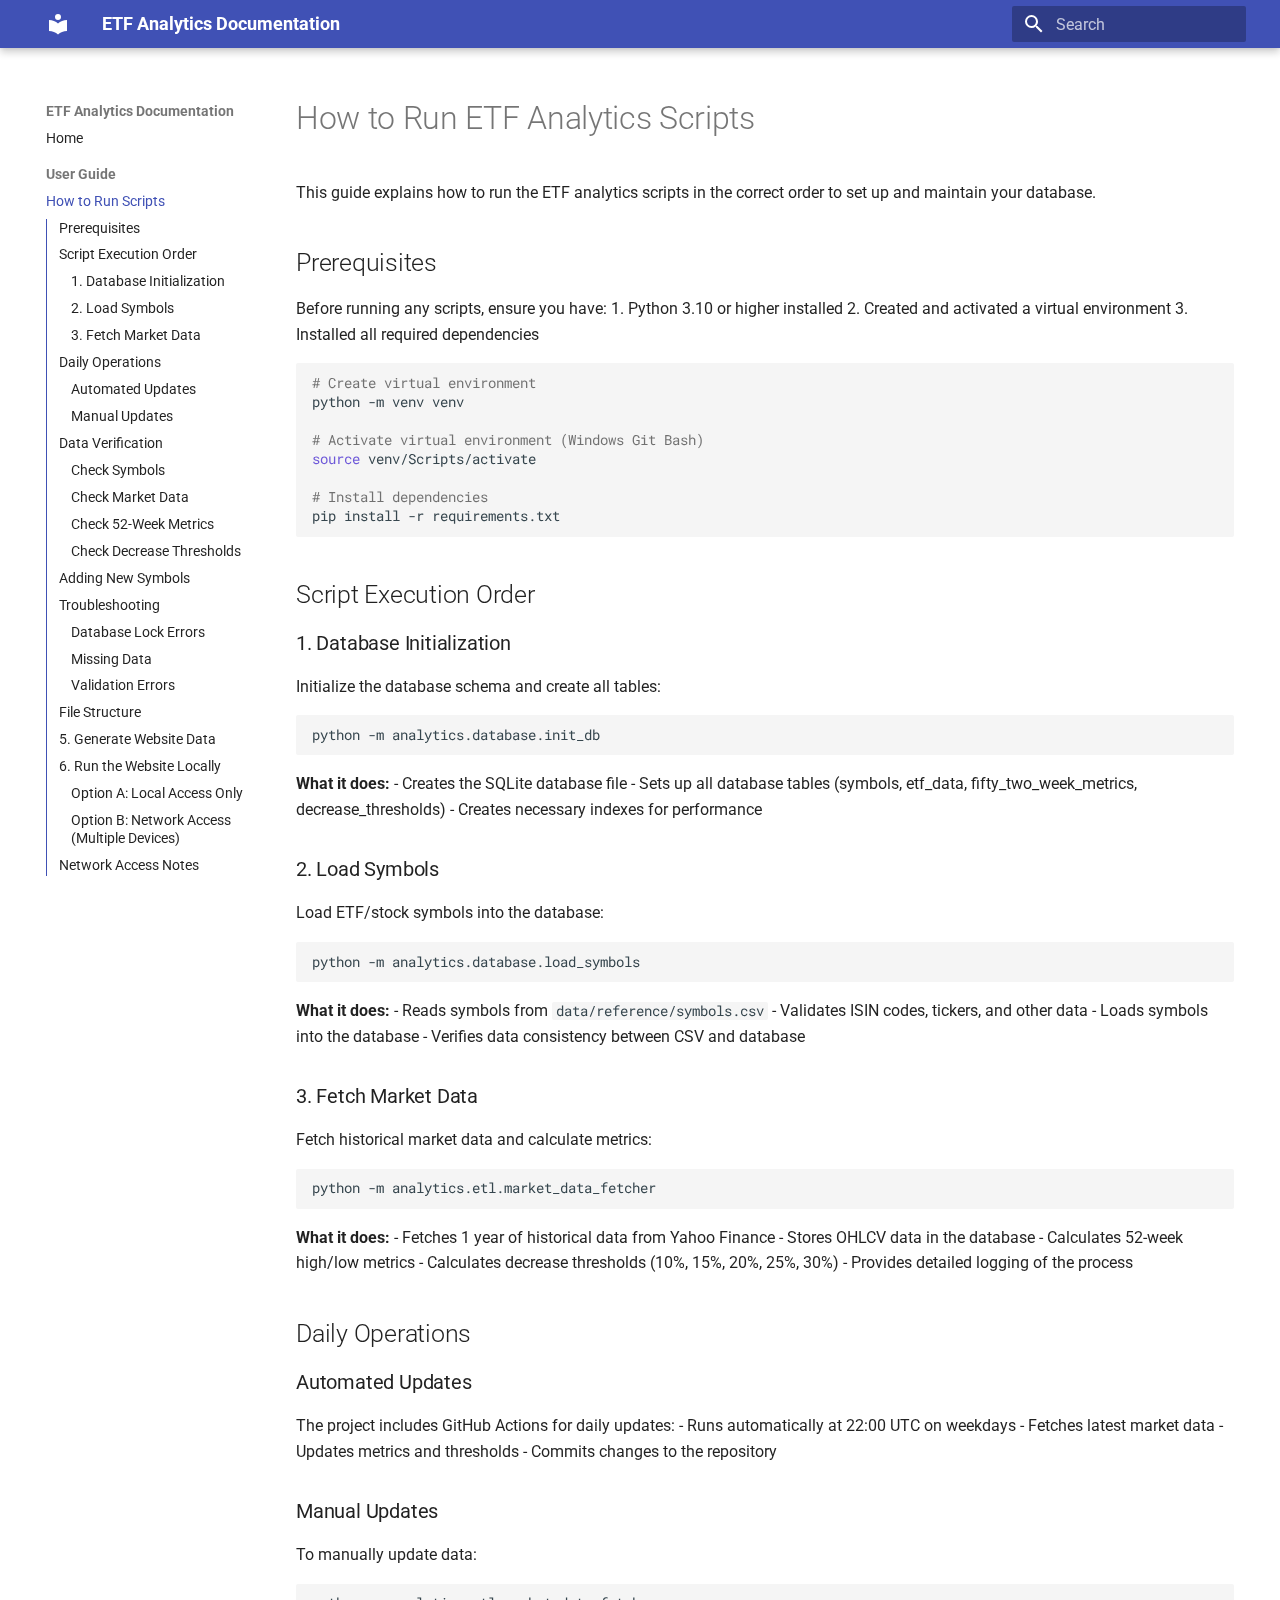
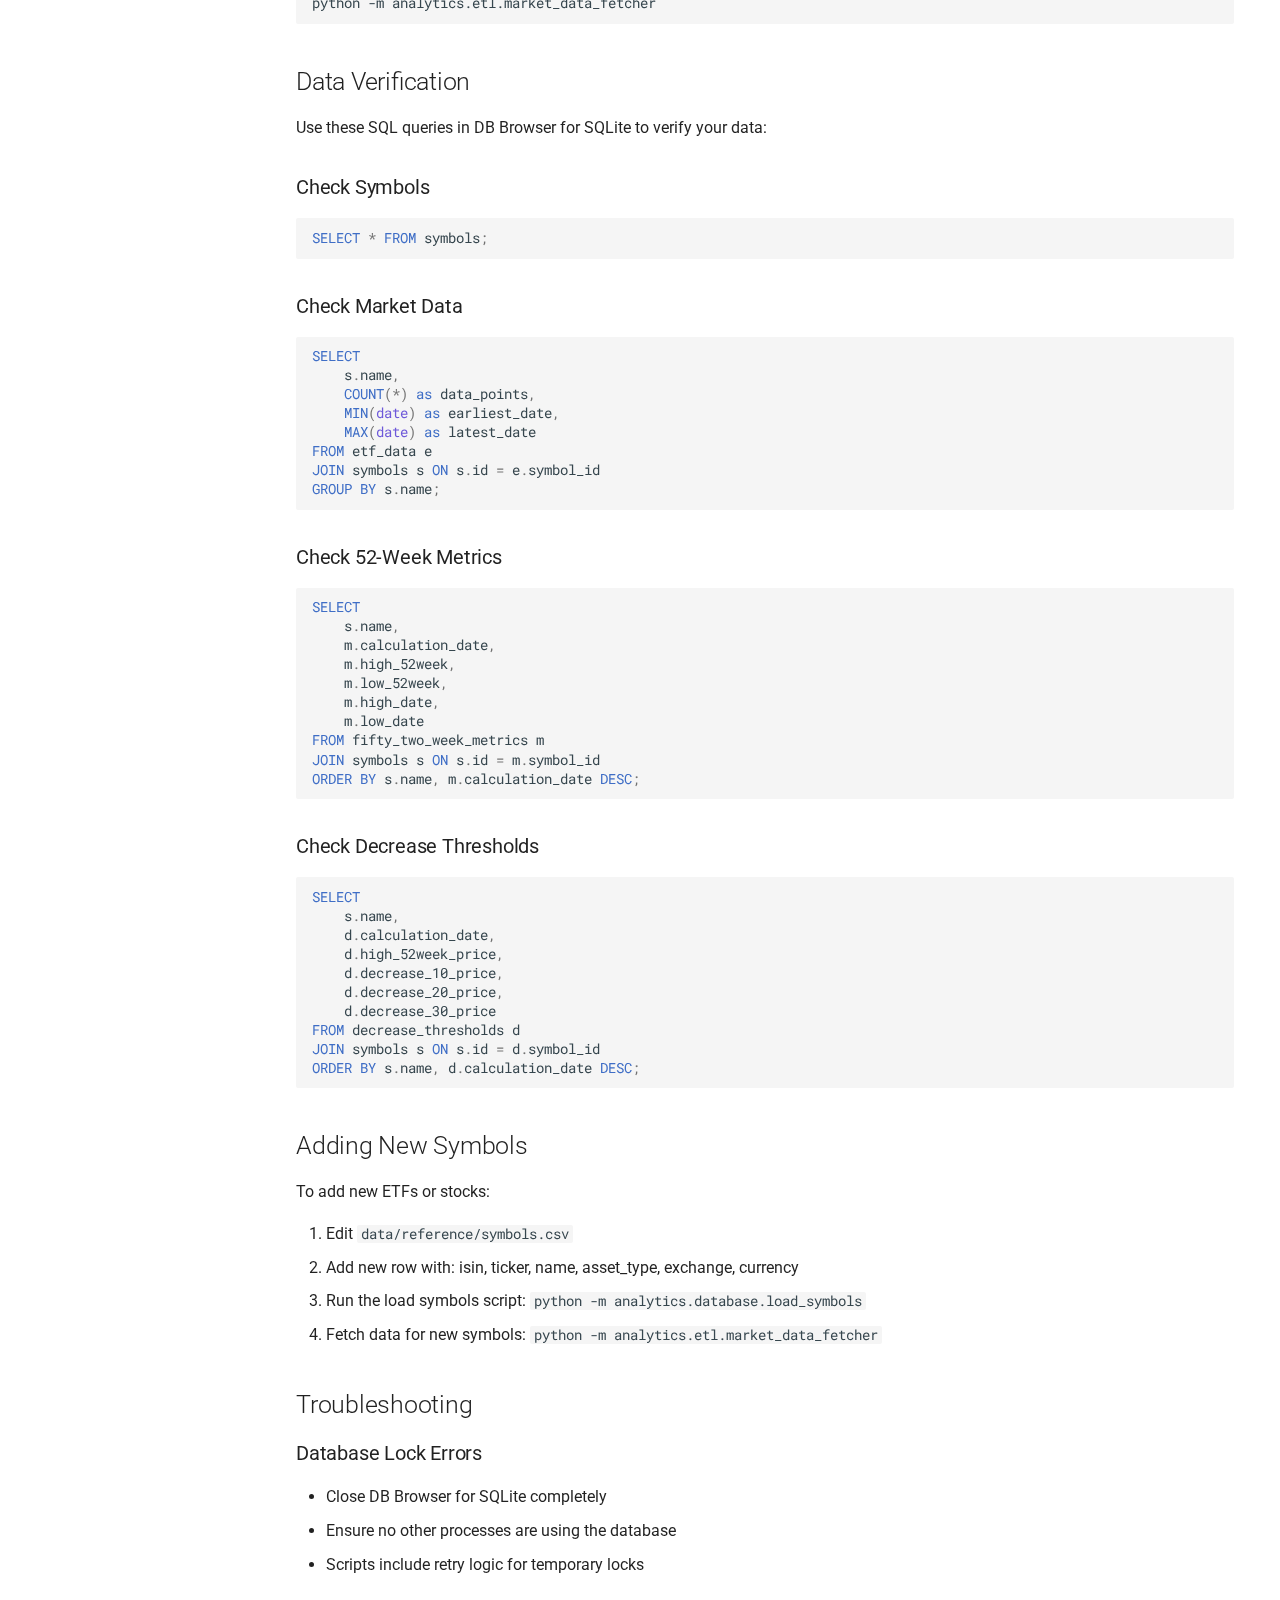
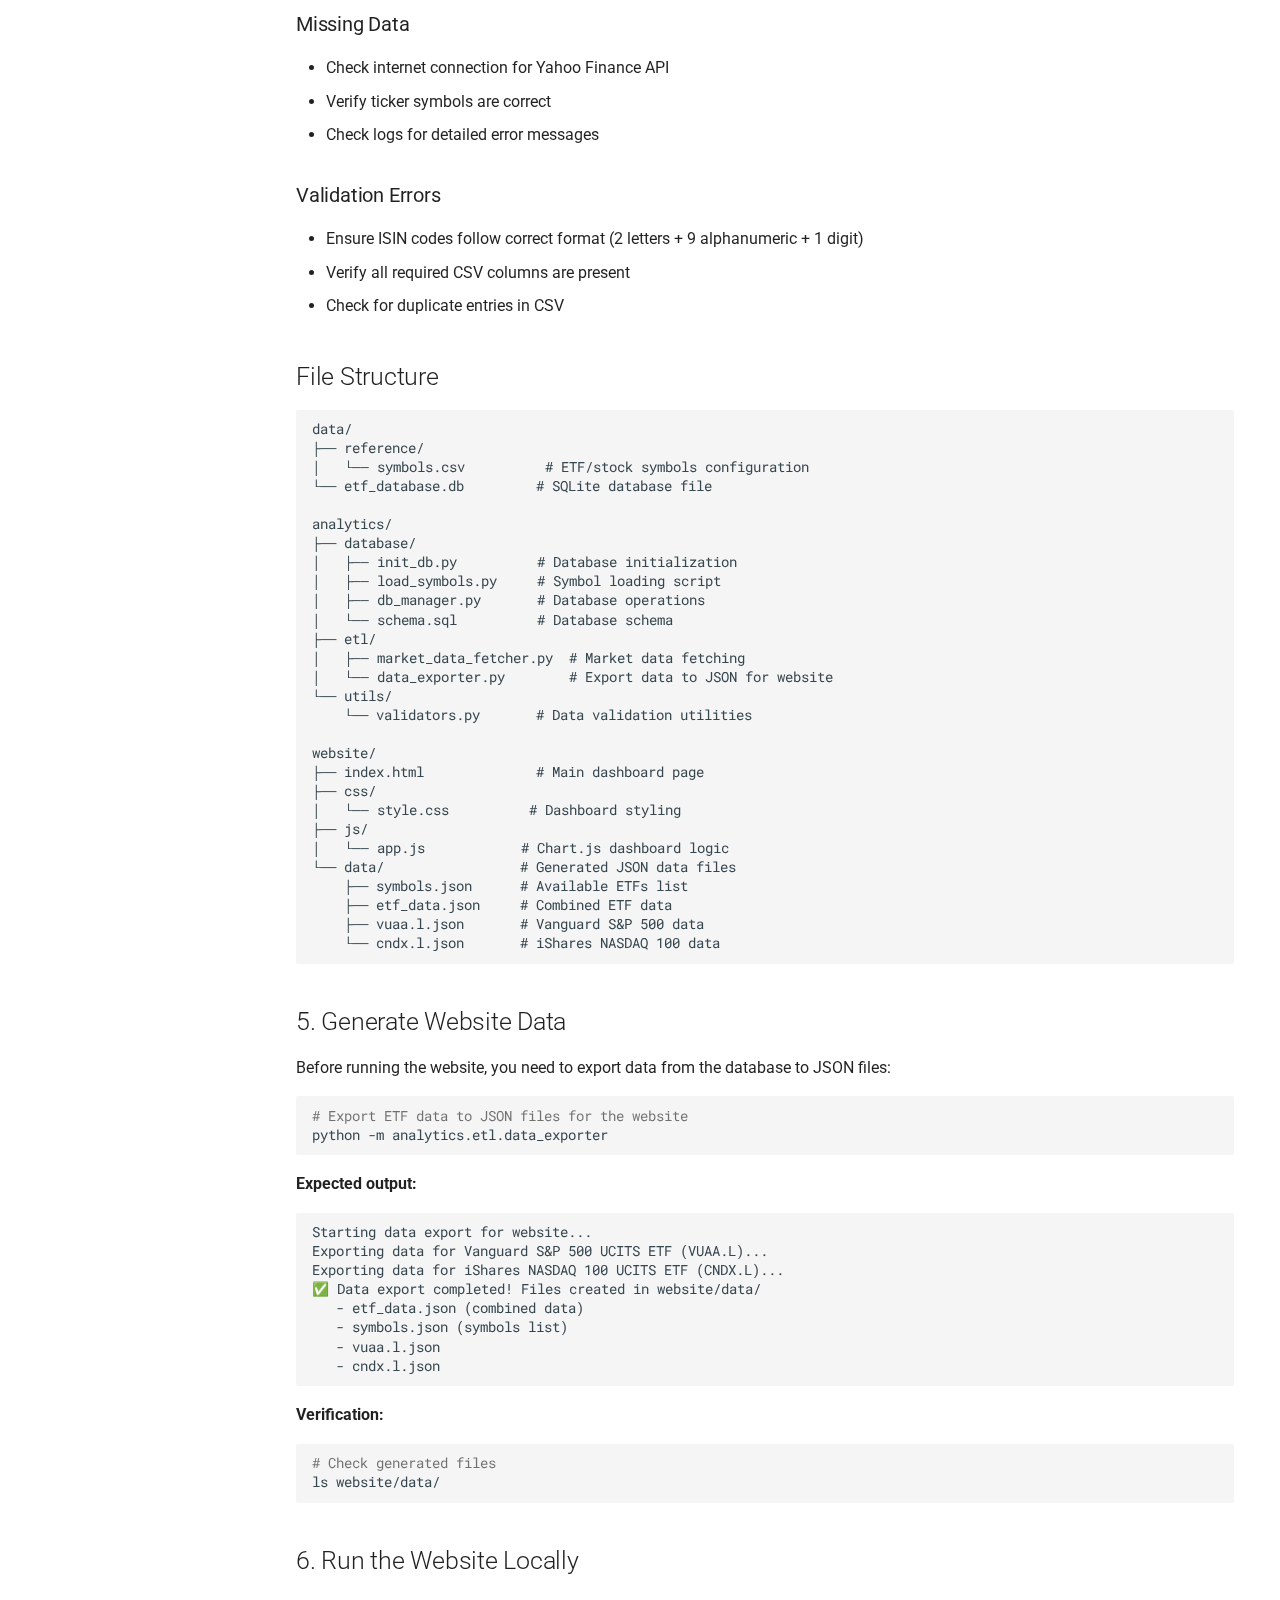
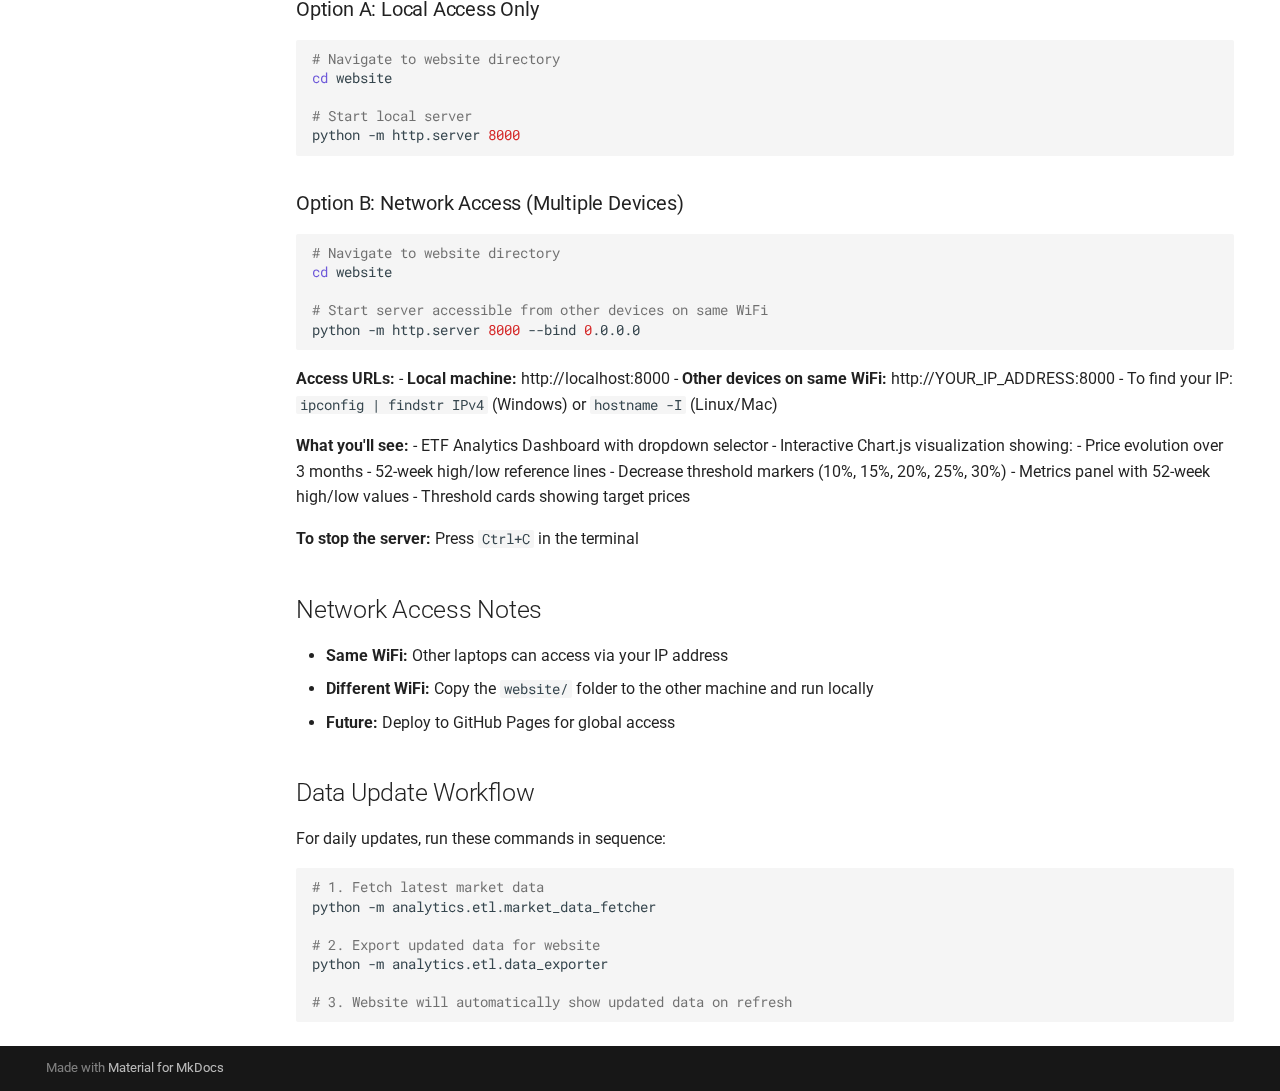
<file: how_to_run_scripts/index.html>
<!doctype html>
<html lang="en" class="no-js">
  <head>
    
      <meta charset="utf-8">
      <meta name="viewport" content="width=device-width,initial-scale=1">
      
        <meta name="description" content="Documentation for ETF analytics and visualization tool">
      
      
      
      
        <link rel="prev" href="..">
      
      
      
      <link rel="icon" href="../assets/images/favicon.png">
      <meta name="generator" content="mkdocs-1.6.1, mkdocs-material-9.6.16">
    
    
      
        <title>How to Run Scripts - ETF Analytics Documentation</title>
      
    
    
      <link rel="stylesheet" href="../assets/stylesheets/main.7e37652d.min.css">
      
      


    
    
      
    
    
      
        
        
        <link rel="preconnect" href="https://fonts.gstatic.com" crossorigin>
        <link rel="stylesheet" href="https://fonts.googleapis.com/css?family=Roboto:300,300i,400,400i,700,700i%7CRoboto+Mono:400,400i,700,700i&display=fallback">
        <style>:root{--md-text-font:"Roboto";--md-code-font:"Roboto Mono"}</style>
      
    
    
    <script>__md_scope=new URL("..",location),__md_hash=e=>[...e].reduce(((e,_)=>(e<<5)-e+_.charCodeAt(0)),0),__md_get=(e,_=localStorage,t=__md_scope)=>JSON.parse(_.getItem(t.pathname+"."+e)),__md_set=(e,_,t=localStorage,a=__md_scope)=>{try{t.setItem(a.pathname+"."+e,JSON.stringify(_))}catch(e){}}</script>
    
      

    
    
    
  </head>
  
  
    <body dir="ltr">
  
    
    <input class="md-toggle" data-md-toggle="drawer" type="checkbox" id="__drawer" autocomplete="off">
    <input class="md-toggle" data-md-toggle="search" type="checkbox" id="__search" autocomplete="off">
    <label class="md-overlay" for="__drawer"></label>
    <div data-md-component="skip">
      
        
        <a href="#how-to-run-etf-analytics-scripts" class="md-skip">
          Skip to content
        </a>
      
    </div>
    <div data-md-component="announce">
      
    </div>
    
    
      

  

<header class="md-header md-header--shadow" data-md-component="header">
  <nav class="md-header__inner md-grid" aria-label="Header">
    <a href=".." title="ETF Analytics Documentation" class="md-header__button md-logo" aria-label="ETF Analytics Documentation" data-md-component="logo">
      
  
  <svg xmlns="http://www.w3.org/2000/svg" viewBox="0 0 24 24"><path d="M12 8a3 3 0 0 0 3-3 3 3 0 0 0-3-3 3 3 0 0 0-3 3 3 3 0 0 0 3 3m0 3.54C9.64 9.35 6.5 8 3 8v11c3.5 0 6.64 1.35 9 3.54 2.36-2.19 5.5-3.54 9-3.54V8c-3.5 0-6.64 1.35-9 3.54"/></svg>

    </a>
    <label class="md-header__button md-icon" for="__drawer">
      
      <svg xmlns="http://www.w3.org/2000/svg" viewBox="0 0 24 24"><path d="M3 6h18v2H3zm0 5h18v2H3zm0 5h18v2H3z"/></svg>
    </label>
    <div class="md-header__title" data-md-component="header-title">
      <div class="md-header__ellipsis">
        <div class="md-header__topic">
          <span class="md-ellipsis">
            ETF Analytics Documentation
          </span>
        </div>
        <div class="md-header__topic" data-md-component="header-topic">
          <span class="md-ellipsis">
            
              How to Run Scripts
            
          </span>
        </div>
      </div>
    </div>
    
    
      <script>var palette=__md_get("__palette");if(palette&&palette.color){if("(prefers-color-scheme)"===palette.color.media){var media=matchMedia("(prefers-color-scheme: light)"),input=document.querySelector(media.matches?"[data-md-color-media='(prefers-color-scheme: light)']":"[data-md-color-media='(prefers-color-scheme: dark)']");palette.color.media=input.getAttribute("data-md-color-media"),palette.color.scheme=input.getAttribute("data-md-color-scheme"),palette.color.primary=input.getAttribute("data-md-color-primary"),palette.color.accent=input.getAttribute("data-md-color-accent")}for(var[key,value]of Object.entries(palette.color))document.body.setAttribute("data-md-color-"+key,value)}</script>
    
    
    
      
      
        <label class="md-header__button md-icon" for="__search">
          
          <svg xmlns="http://www.w3.org/2000/svg" viewBox="0 0 24 24"><path d="M9.5 3A6.5 6.5 0 0 1 16 9.5c0 1.61-.59 3.09-1.56 4.23l.27.27h.79l5 5-1.5 1.5-5-5v-.79l-.27-.27A6.52 6.52 0 0 1 9.5 16 6.5 6.5 0 0 1 3 9.5 6.5 6.5 0 0 1 9.5 3m0 2C7 5 5 7 5 9.5S7 14 9.5 14 14 12 14 9.5 12 5 9.5 5"/></svg>
        </label>
        <div class="md-search" data-md-component="search" role="dialog">
  <label class="md-search__overlay" for="__search"></label>
  <div class="md-search__inner" role="search">
    <form class="md-search__form" name="search">
      <input type="text" class="md-search__input" name="query" aria-label="Search" placeholder="Search" autocapitalize="off" autocorrect="off" autocomplete="off" spellcheck="false" data-md-component="search-query" required>
      <label class="md-search__icon md-icon" for="__search">
        
        <svg xmlns="http://www.w3.org/2000/svg" viewBox="0 0 24 24"><path d="M9.5 3A6.5 6.5 0 0 1 16 9.5c0 1.61-.59 3.09-1.56 4.23l.27.27h.79l5 5-1.5 1.5-5-5v-.79l-.27-.27A6.52 6.52 0 0 1 9.5 16 6.5 6.5 0 0 1 3 9.5 6.5 6.5 0 0 1 9.5 3m0 2C7 5 5 7 5 9.5S7 14 9.5 14 14 12 14 9.5 12 5 9.5 5"/></svg>
        
        <svg xmlns="http://www.w3.org/2000/svg" viewBox="0 0 24 24"><path d="M20 11v2H8l5.5 5.5-1.42 1.42L4.16 12l7.92-7.92L13.5 5.5 8 11z"/></svg>
      </label>
      <nav class="md-search__options" aria-label="Search">
        
        <button type="reset" class="md-search__icon md-icon" title="Clear" aria-label="Clear" tabindex="-1">
          
          <svg xmlns="http://www.w3.org/2000/svg" viewBox="0 0 24 24"><path d="M19 6.41 17.59 5 12 10.59 6.41 5 5 6.41 10.59 12 5 17.59 6.41 19 12 13.41 17.59 19 19 17.59 13.41 12z"/></svg>
        </button>
      </nav>
      
        <div class="md-search__suggest" data-md-component="search-suggest"></div>
      
    </form>
    <div class="md-search__output">
      <div class="md-search__scrollwrap" tabindex="0" data-md-scrollfix>
        <div class="md-search-result" data-md-component="search-result">
          <div class="md-search-result__meta">
            Initializing search
          </div>
          <ol class="md-search-result__list" role="presentation"></ol>
        </div>
      </div>
    </div>
  </div>
</div>
      
    
    
  </nav>
  
</header>
    
    <div class="md-container" data-md-component="container">
      
      
        
          
        
      
      <main class="md-main" data-md-component="main">
        <div class="md-main__inner md-grid">
          
            
              
              <div class="md-sidebar md-sidebar--primary" data-md-component="sidebar" data-md-type="navigation" >
                <div class="md-sidebar__scrollwrap">
                  <div class="md-sidebar__inner">
                    



  

<nav class="md-nav md-nav--primary md-nav--integrated" aria-label="Navigation" data-md-level="0">
  <label class="md-nav__title" for="__drawer">
    <a href=".." title="ETF Analytics Documentation" class="md-nav__button md-logo" aria-label="ETF Analytics Documentation" data-md-component="logo">
      
  
  <svg xmlns="http://www.w3.org/2000/svg" viewBox="0 0 24 24"><path d="M12 8a3 3 0 0 0 3-3 3 3 0 0 0-3-3 3 3 0 0 0-3 3 3 3 0 0 0 3 3m0 3.54C9.64 9.35 6.5 8 3 8v11c3.5 0 6.64 1.35 9 3.54 2.36-2.19 5.5-3.54 9-3.54V8c-3.5 0-6.64 1.35-9 3.54"/></svg>

    </a>
    ETF Analytics Documentation
  </label>
  
  <ul class="md-nav__list" data-md-scrollfix>
    
      
      
  
  
  
  
    <li class="md-nav__item">
      <a href=".." class="md-nav__link">
        
  
  
  <span class="md-ellipsis">
    Home
    
  </span>
  

      </a>
    </li>
  

    
      
      
  
  
    
  
  
  
    
    
    
    
      
        
        
      
    
    
    <li class="md-nav__item md-nav__item--active md-nav__item--section md-nav__item--nested">
      
        
        
        <input class="md-nav__toggle md-toggle " type="checkbox" id="__nav_2" checked>
        
          
          <label class="md-nav__link" for="__nav_2" id="__nav_2_label" tabindex="">
            
  
  
  <span class="md-ellipsis">
    User Guide
    
  </span>
  

            <span class="md-nav__icon md-icon"></span>
          </label>
        
        <nav class="md-nav" data-md-level="1" aria-labelledby="__nav_2_label" aria-expanded="true">
          <label class="md-nav__title" for="__nav_2">
            <span class="md-nav__icon md-icon"></span>
            User Guide
          </label>
          <ul class="md-nav__list" data-md-scrollfix>
            
              
                
  
  
    
  
  
  
    <li class="md-nav__item md-nav__item--active">
      
      <input class="md-nav__toggle md-toggle" type="checkbox" id="__toc">
      
      
        
      
      
        <label class="md-nav__link md-nav__link--active" for="__toc">
          
  
  
  <span class="md-ellipsis">
    How to Run Scripts
    
  </span>
  

          <span class="md-nav__icon md-icon"></span>
        </label>
      
      <a href="./" class="md-nav__link md-nav__link--active">
        
  
  
  <span class="md-ellipsis">
    How to Run Scripts
    
  </span>
  

      </a>
      
        

<nav class="md-nav md-nav--secondary" aria-label="Table of contents">
  
  
  
    
  
  
    <label class="md-nav__title" for="__toc">
      <span class="md-nav__icon md-icon"></span>
      Table of contents
    </label>
    <ul class="md-nav__list" data-md-component="toc" data-md-scrollfix>
      
        <li class="md-nav__item">
  <a href="#prerequisites" class="md-nav__link">
    <span class="md-ellipsis">
      Prerequisites
    </span>
  </a>
  
</li>
      
        <li class="md-nav__item">
  <a href="#script-execution-order" class="md-nav__link">
    <span class="md-ellipsis">
      Script Execution Order
    </span>
  </a>
  
    <nav class="md-nav" aria-label="Script Execution Order">
      <ul class="md-nav__list">
        
          <li class="md-nav__item">
  <a href="#1-database-initialization" class="md-nav__link">
    <span class="md-ellipsis">
      1. Database Initialization
    </span>
  </a>
  
</li>
        
          <li class="md-nav__item">
  <a href="#2-load-symbols" class="md-nav__link">
    <span class="md-ellipsis">
      2. Load Symbols
    </span>
  </a>
  
</li>
        
          <li class="md-nav__item">
  <a href="#3-fetch-market-data" class="md-nav__link">
    <span class="md-ellipsis">
      3. Fetch Market Data
    </span>
  </a>
  
</li>
        
      </ul>
    </nav>
  
</li>
      
        <li class="md-nav__item">
  <a href="#daily-operations" class="md-nav__link">
    <span class="md-ellipsis">
      Daily Operations
    </span>
  </a>
  
    <nav class="md-nav" aria-label="Daily Operations">
      <ul class="md-nav__list">
        
          <li class="md-nav__item">
  <a href="#automated-updates" class="md-nav__link">
    <span class="md-ellipsis">
      Automated Updates
    </span>
  </a>
  
</li>
        
          <li class="md-nav__item">
  <a href="#manual-updates" class="md-nav__link">
    <span class="md-ellipsis">
      Manual Updates
    </span>
  </a>
  
</li>
        
      </ul>
    </nav>
  
</li>
      
        <li class="md-nav__item">
  <a href="#data-verification" class="md-nav__link">
    <span class="md-ellipsis">
      Data Verification
    </span>
  </a>
  
    <nav class="md-nav" aria-label="Data Verification">
      <ul class="md-nav__list">
        
          <li class="md-nav__item">
  <a href="#check-symbols" class="md-nav__link">
    <span class="md-ellipsis">
      Check Symbols
    </span>
  </a>
  
</li>
        
          <li class="md-nav__item">
  <a href="#check-market-data" class="md-nav__link">
    <span class="md-ellipsis">
      Check Market Data
    </span>
  </a>
  
</li>
        
          <li class="md-nav__item">
  <a href="#check-52-week-metrics" class="md-nav__link">
    <span class="md-ellipsis">
      Check 52-Week Metrics
    </span>
  </a>
  
</li>
        
          <li class="md-nav__item">
  <a href="#check-decrease-thresholds" class="md-nav__link">
    <span class="md-ellipsis">
      Check Decrease Thresholds
    </span>
  </a>
  
</li>
        
      </ul>
    </nav>
  
</li>
      
        <li class="md-nav__item">
  <a href="#adding-new-symbols" class="md-nav__link">
    <span class="md-ellipsis">
      Adding New Symbols
    </span>
  </a>
  
</li>
      
        <li class="md-nav__item">
  <a href="#troubleshooting" class="md-nav__link">
    <span class="md-ellipsis">
      Troubleshooting
    </span>
  </a>
  
    <nav class="md-nav" aria-label="Troubleshooting">
      <ul class="md-nav__list">
        
          <li class="md-nav__item">
  <a href="#database-lock-errors" class="md-nav__link">
    <span class="md-ellipsis">
      Database Lock Errors
    </span>
  </a>
  
</li>
        
          <li class="md-nav__item">
  <a href="#missing-data" class="md-nav__link">
    <span class="md-ellipsis">
      Missing Data
    </span>
  </a>
  
</li>
        
          <li class="md-nav__item">
  <a href="#validation-errors" class="md-nav__link">
    <span class="md-ellipsis">
      Validation Errors
    </span>
  </a>
  
</li>
        
      </ul>
    </nav>
  
</li>
      
        <li class="md-nav__item">
  <a href="#file-structure" class="md-nav__link">
    <span class="md-ellipsis">
      File Structure
    </span>
  </a>
  
</li>
      
        <li class="md-nav__item">
  <a href="#5-generate-website-data" class="md-nav__link">
    <span class="md-ellipsis">
      5. Generate Website Data
    </span>
  </a>
  
</li>
      
        <li class="md-nav__item">
  <a href="#6-run-the-website-locally" class="md-nav__link">
    <span class="md-ellipsis">
      6. Run the Website Locally
    </span>
  </a>
  
    <nav class="md-nav" aria-label="6. Run the Website Locally">
      <ul class="md-nav__list">
        
          <li class="md-nav__item">
  <a href="#option-a-local-access-only" class="md-nav__link">
    <span class="md-ellipsis">
      Option A: Local Access Only
    </span>
  </a>
  
</li>
        
          <li class="md-nav__item">
  <a href="#option-b-network-access-multiple-devices" class="md-nav__link">
    <span class="md-ellipsis">
      Option B: Network Access (Multiple Devices)
    </span>
  </a>
  
</li>
        
      </ul>
    </nav>
  
</li>
      
        <li class="md-nav__item">
  <a href="#network-access-notes" class="md-nav__link">
    <span class="md-ellipsis">
      Network Access Notes
    </span>
  </a>
  
</li>
      
        <li class="md-nav__item">
  <a href="#data-update-workflow" class="md-nav__link">
    <span class="md-ellipsis">
      Data Update Workflow
    </span>
  </a>
  
</li>
      
    </ul>
  
</nav>
      
    </li>
  

              
            
              
                
  
  
  
  
    <li class="md-nav__item">
      <a href="../user-guide/installation.md" class="md-nav__link">
        
  
  
  <span class="md-ellipsis">
    Installation
    
  </span>
  

      </a>
    </li>
  

              
            
              
                
  
  
  
  
    <li class="md-nav__item">
      <a href="../user-guide/configuration.md" class="md-nav__link">
        
  
  
  <span class="md-ellipsis">
    Configuration
    
  </span>
  

      </a>
    </li>
  

              
            
              
                
  
  
  
  
    <li class="md-nav__item">
      <a href="../user-guide/verification.md" class="md-nav__link">
        
  
  
  <span class="md-ellipsis">
    Data Verification
    
  </span>
  

      </a>
    </li>
  

              
            
          </ul>
        </nav>
      
    </li>
  

    
      
      
  
  
  
  
    
    
    
    
      
        
        
      
    
    
    <li class="md-nav__item md-nav__item--section md-nav__item--nested">
      
        
        
          
        
        <input class="md-nav__toggle md-toggle md-toggle--indeterminate" type="checkbox" id="__nav_3" >
        
          
          <label class="md-nav__link" for="__nav_3" id="__nav_3_label" tabindex="">
            
  
  
  <span class="md-ellipsis">
    Components
    
  </span>
  

            <span class="md-nav__icon md-icon"></span>
          </label>
        
        <nav class="md-nav" data-md-level="1" aria-labelledby="__nav_3_label" aria-expanded="false">
          <label class="md-nav__title" for="__nav_3">
            <span class="md-nav__icon md-icon"></span>
            Components
          </label>
          <ul class="md-nav__list" data-md-scrollfix>
            
              
                
  
  
  
  
    <li class="md-nav__item">
      <a href="../components/analytics.md" class="md-nav__link">
        
  
  
  <span class="md-ellipsis">
    Analytics
    
  </span>
  

      </a>
    </li>
  

              
            
              
                
  
  
  
  
    <li class="md-nav__item">
      <a href="../components/database.md" class="md-nav__link">
        
  
  
  <span class="md-ellipsis">
    Database
    
  </span>
  

      </a>
    </li>
  

              
            
              
                
  
  
  
  
    <li class="md-nav__item">
      <a href="../components/etl.md" class="md-nav__link">
        
  
  
  <span class="md-ellipsis">
    ETL Process
    
  </span>
  

      </a>
    </li>
  

              
            
              
                
  
  
  
  
    <li class="md-nav__item">
      <a href="../components/website.md" class="md-nav__link">
        
  
  
  <span class="md-ellipsis">
    Website
    
  </span>
  

      </a>
    </li>
  

              
            
          </ul>
        </nav>
      
    </li>
  

    
      
      
  
  
  
  
    
    
    
    
      
        
        
      
    
    
    <li class="md-nav__item md-nav__item--section md-nav__item--nested">
      
        
        
          
        
        <input class="md-nav__toggle md-toggle md-toggle--indeterminate" type="checkbox" id="__nav_4" >
        
          
          <label class="md-nav__link" for="__nav_4" id="__nav_4_label" tabindex="">
            
  
  
  <span class="md-ellipsis">
    API Reference
    
  </span>
  

            <span class="md-nav__icon md-icon"></span>
          </label>
        
        <nav class="md-nav" data-md-level="1" aria-labelledby="__nav_4_label" aria-expanded="false">
          <label class="md-nav__title" for="__nav_4">
            <span class="md-nav__icon md-icon"></span>
            API Reference
          </label>
          <ul class="md-nav__list" data-md-scrollfix>
            
              
                
  
  
  
  
    <li class="md-nav__item">
      <a href="../api/database.md" class="md-nav__link">
        
  
  
  <span class="md-ellipsis">
    Database Manager
    
  </span>
  

      </a>
    </li>
  

              
            
              
                
  
  
  
  
    <li class="md-nav__item">
      <a href="../api/models.md" class="md-nav__link">
        
  
  
  <span class="md-ellipsis">
    Data Models
    
  </span>
  

      </a>
    </li>
  

              
            
              
                
  
  
  
  
    <li class="md-nav__item">
      <a href="../api/etl.md" class="md-nav__link">
        
  
  
  <span class="md-ellipsis">
    ETL Pipeline
    
  </span>
  

      </a>
    </li>
  

              
            
              
                
  
  
  
  
    <li class="md-nav__item">
      <a href="../api/validators.md" class="md-nav__link">
        
  
  
  <span class="md-ellipsis">
    Validators
    
  </span>
  

      </a>
    </li>
  

              
            
          </ul>
        </nav>
      
    </li>
  

    
      
      
  
  
  
  
    
    
    
    
      
        
        
      
    
    
    <li class="md-nav__item md-nav__item--section md-nav__item--nested">
      
        
        
          
        
        <input class="md-nav__toggle md-toggle md-toggle--indeterminate" type="checkbox" id="__nav_5" >
        
          
          <label class="md-nav__link" for="__nav_5" id="__nav_5_label" tabindex="">
            
  
  
  <span class="md-ellipsis">
    Development
    
  </span>
  

            <span class="md-nav__icon md-icon"></span>
          </label>
        
        <nav class="md-nav" data-md-level="1" aria-labelledby="__nav_5_label" aria-expanded="false">
          <label class="md-nav__title" for="__nav_5">
            <span class="md-nav__icon md-icon"></span>
            Development
          </label>
          <ul class="md-nav__list" data-md-scrollfix>
            
              
                
  
  
  
  
    <li class="md-nav__item">
      <a href="../development/contributing.md" class="md-nav__link">
        
  
  
  <span class="md-ellipsis">
    Contributing
    
  </span>
  

      </a>
    </li>
  

              
            
              
                
  
  
  
  
    <li class="md-nav__item">
      <a href="../development/architecture.md" class="md-nav__link">
        
  
  
  <span class="md-ellipsis">
    Architecture
    
  </span>
  

      </a>
    </li>
  

              
            
              
                
  
  
  
  
    <li class="md-nav__item">
      <a href="../development/testing.md" class="md-nav__link">
        
  
  
  <span class="md-ellipsis">
    Testing
    
  </span>
  

      </a>
    </li>
  

              
            
          </ul>
        </nav>
      
    </li>
  

    
  </ul>
</nav>
                  </div>
                </div>
              </div>
            
            
          
          
            <div class="md-content" data-md-component="content">
              <article class="md-content__inner md-typeset">
                
                  



<h1 id="how-to-run-etf-analytics-scripts">How to Run ETF Analytics Scripts</h1>
<p>This guide explains how to run the ETF analytics scripts in the correct order to set up and maintain your database.</p>
<h2 id="prerequisites">Prerequisites</h2>
<p>Before running any scripts, ensure you have:
1. Python 3.10 or higher installed
2. Created and activated a virtual environment
3. Installed all required dependencies</p>
<div class="highlight"><pre><span></span><code><span class="c1"># Create virtual environment</span>
python<span class="w"> </span>-m<span class="w"> </span>venv<span class="w"> </span>venv

<span class="c1"># Activate virtual environment (Windows Git Bash)</span>
<span class="nb">source</span><span class="w"> </span>venv/Scripts/activate

<span class="c1"># Install dependencies</span>
pip<span class="w"> </span>install<span class="w"> </span>-r<span class="w"> </span>requirements.txt
</code></pre></div>
<h2 id="script-execution-order">Script Execution Order</h2>
<h3 id="1-database-initialization">1. Database Initialization</h3>
<p>Initialize the database schema and create all tables:</p>
<div class="highlight"><pre><span></span><code>python<span class="w"> </span>-m<span class="w"> </span>analytics.database.init_db
</code></pre></div>
<p><strong>What it does:</strong>
- Creates the SQLite database file
- Sets up all database tables (symbols, etf_data, fifty_two_week_metrics, decrease_thresholds)
- Creates necessary indexes for performance</p>
<h3 id="2-load-symbols">2. Load Symbols</h3>
<p>Load ETF/stock symbols into the database:</p>
<div class="highlight"><pre><span></span><code>python<span class="w"> </span>-m<span class="w"> </span>analytics.database.load_symbols
</code></pre></div>
<p><strong>What it does:</strong>
- Reads symbols from <code>data/reference/symbols.csv</code>
- Validates ISIN codes, tickers, and other data
- Loads symbols into the database
- Verifies data consistency between CSV and database</p>
<h3 id="3-fetch-market-data">3. Fetch Market Data</h3>
<p>Fetch historical market data and calculate metrics:</p>
<div class="highlight"><pre><span></span><code>python<span class="w"> </span>-m<span class="w"> </span>analytics.etl.market_data_fetcher
</code></pre></div>
<p><strong>What it does:</strong>
- Fetches 1 year of historical data from Yahoo Finance
- Stores OHLCV data in the database
- Calculates 52-week high/low metrics
- Calculates decrease thresholds (10%, 15%, 20%, 25%, 30%)
- Provides detailed logging of the process</p>
<h2 id="daily-operations">Daily Operations</h2>
<h3 id="automated-updates">Automated Updates</h3>
<p>The project includes GitHub Actions for daily updates:
- Runs automatically at 22:00 UTC on weekdays
- Fetches latest market data
- Updates metrics and thresholds
- Commits changes to the repository</p>
<h3 id="manual-updates">Manual Updates</h3>
<p>To manually update data:</p>
<div class="highlight"><pre><span></span><code>python<span class="w"> </span>-m<span class="w"> </span>analytics.etl.market_data_fetcher
</code></pre></div>
<h2 id="data-verification">Data Verification</h2>
<p>Use these SQL queries in DB Browser for SQLite to verify your data:</p>
<h3 id="check-symbols">Check Symbols</h3>
<div class="highlight"><pre><span></span><code><span class="k">SELECT</span><span class="w"> </span><span class="o">*</span><span class="w"> </span><span class="k">FROM</span><span class="w"> </span><span class="n">symbols</span><span class="p">;</span>
</code></pre></div>
<h3 id="check-market-data">Check Market Data</h3>
<div class="highlight"><pre><span></span><code><span class="k">SELECT</span><span class="w"> </span>
<span class="w">    </span><span class="n">s</span><span class="p">.</span><span class="n">name</span><span class="p">,</span>
<span class="w">    </span><span class="k">COUNT</span><span class="p">(</span><span class="o">*</span><span class="p">)</span><span class="w"> </span><span class="k">as</span><span class="w"> </span><span class="n">data_points</span><span class="p">,</span>
<span class="w">    </span><span class="k">MIN</span><span class="p">(</span><span class="nb">date</span><span class="p">)</span><span class="w"> </span><span class="k">as</span><span class="w"> </span><span class="n">earliest_date</span><span class="p">,</span>
<span class="w">    </span><span class="k">MAX</span><span class="p">(</span><span class="nb">date</span><span class="p">)</span><span class="w"> </span><span class="k">as</span><span class="w"> </span><span class="n">latest_date</span>
<span class="k">FROM</span><span class="w"> </span><span class="n">etf_data</span><span class="w"> </span><span class="n">e</span>
<span class="k">JOIN</span><span class="w"> </span><span class="n">symbols</span><span class="w"> </span><span class="n">s</span><span class="w"> </span><span class="k">ON</span><span class="w"> </span><span class="n">s</span><span class="p">.</span><span class="n">id</span><span class="w"> </span><span class="o">=</span><span class="w"> </span><span class="n">e</span><span class="p">.</span><span class="n">symbol_id</span>
<span class="k">GROUP</span><span class="w"> </span><span class="k">BY</span><span class="w"> </span><span class="n">s</span><span class="p">.</span><span class="n">name</span><span class="p">;</span>
</code></pre></div>
<h3 id="check-52-week-metrics">Check 52-Week Metrics</h3>
<div class="highlight"><pre><span></span><code><span class="k">SELECT</span><span class="w"> </span>
<span class="w">    </span><span class="n">s</span><span class="p">.</span><span class="n">name</span><span class="p">,</span>
<span class="w">    </span><span class="n">m</span><span class="p">.</span><span class="n">calculation_date</span><span class="p">,</span>
<span class="w">    </span><span class="n">m</span><span class="p">.</span><span class="n">high_52week</span><span class="p">,</span>
<span class="w">    </span><span class="n">m</span><span class="p">.</span><span class="n">low_52week</span><span class="p">,</span>
<span class="w">    </span><span class="n">m</span><span class="p">.</span><span class="n">high_date</span><span class="p">,</span>
<span class="w">    </span><span class="n">m</span><span class="p">.</span><span class="n">low_date</span>
<span class="k">FROM</span><span class="w"> </span><span class="n">fifty_two_week_metrics</span><span class="w"> </span><span class="n">m</span>
<span class="k">JOIN</span><span class="w"> </span><span class="n">symbols</span><span class="w"> </span><span class="n">s</span><span class="w"> </span><span class="k">ON</span><span class="w"> </span><span class="n">s</span><span class="p">.</span><span class="n">id</span><span class="w"> </span><span class="o">=</span><span class="w"> </span><span class="n">m</span><span class="p">.</span><span class="n">symbol_id</span>
<span class="k">ORDER</span><span class="w"> </span><span class="k">BY</span><span class="w"> </span><span class="n">s</span><span class="p">.</span><span class="n">name</span><span class="p">,</span><span class="w"> </span><span class="n">m</span><span class="p">.</span><span class="n">calculation_date</span><span class="w"> </span><span class="k">DESC</span><span class="p">;</span>
</code></pre></div>
<h3 id="check-decrease-thresholds">Check Decrease Thresholds</h3>
<div class="highlight"><pre><span></span><code><span class="k">SELECT</span><span class="w"> </span>
<span class="w">    </span><span class="n">s</span><span class="p">.</span><span class="n">name</span><span class="p">,</span>
<span class="w">    </span><span class="n">d</span><span class="p">.</span><span class="n">calculation_date</span><span class="p">,</span>
<span class="w">    </span><span class="n">d</span><span class="p">.</span><span class="n">high_52week_price</span><span class="p">,</span>
<span class="w">    </span><span class="n">d</span><span class="p">.</span><span class="n">decrease_10_price</span><span class="p">,</span>
<span class="w">    </span><span class="n">d</span><span class="p">.</span><span class="n">decrease_20_price</span><span class="p">,</span>
<span class="w">    </span><span class="n">d</span><span class="p">.</span><span class="n">decrease_30_price</span>
<span class="k">FROM</span><span class="w"> </span><span class="n">decrease_thresholds</span><span class="w"> </span><span class="n">d</span>
<span class="k">JOIN</span><span class="w"> </span><span class="n">symbols</span><span class="w"> </span><span class="n">s</span><span class="w"> </span><span class="k">ON</span><span class="w"> </span><span class="n">s</span><span class="p">.</span><span class="n">id</span><span class="w"> </span><span class="o">=</span><span class="w"> </span><span class="n">d</span><span class="p">.</span><span class="n">symbol_id</span>
<span class="k">ORDER</span><span class="w"> </span><span class="k">BY</span><span class="w"> </span><span class="n">s</span><span class="p">.</span><span class="n">name</span><span class="p">,</span><span class="w"> </span><span class="n">d</span><span class="p">.</span><span class="n">calculation_date</span><span class="w"> </span><span class="k">DESC</span><span class="p">;</span>
</code></pre></div>
<h2 id="adding-new-symbols">Adding New Symbols</h2>
<p>To add new ETFs or stocks:</p>
<ol>
<li>Edit <code>data/reference/symbols.csv</code></li>
<li>Add new row with: isin, ticker, name, asset_type, exchange, currency</li>
<li>Run the load symbols script: <code>python -m analytics.database.load_symbols</code></li>
<li>Fetch data for new symbols: <code>python -m analytics.etl.market_data_fetcher</code></li>
</ol>
<h2 id="troubleshooting">Troubleshooting</h2>
<h3 id="database-lock-errors">Database Lock Errors</h3>
<ul>
<li>Close DB Browser for SQLite completely</li>
<li>Ensure no other processes are using the database</li>
<li>Scripts include retry logic for temporary locks</li>
</ul>
<h3 id="missing-data">Missing Data</h3>
<ul>
<li>Check internet connection for Yahoo Finance API</li>
<li>Verify ticker symbols are correct</li>
<li>Check logs for detailed error messages</li>
</ul>
<h3 id="validation-errors">Validation Errors</h3>
<ul>
<li>Ensure ISIN codes follow correct format (2 letters + 9 alphanumeric + 1 digit)</li>
<li>Verify all required CSV columns are present</li>
<li>Check for duplicate entries in CSV</li>
</ul>
<h2 id="file-structure">File Structure</h2>
<div class="highlight"><pre><span></span><code>data/
├── reference/
│   └── symbols.csv          # ETF/stock symbols configuration
└── etf_database.db         # SQLite database file

analytics/
├── database/
│   ├── init_db.py          # Database initialization
│   ├── load_symbols.py     # Symbol loading script
│   ├── db_manager.py       # Database operations
│   └── schema.sql          # Database schema
├── etl/
│   ├── market_data_fetcher.py  # Market data fetching
│   └── data_exporter.py        # Export data to JSON for website
└── utils/
    └── validators.py       # Data validation utilities

website/
├── index.html              # Main dashboard page
├── css/
│   └── style.css          # Dashboard styling
├── js/
│   └── app.js            # Chart.js dashboard logic
└── data/                 # Generated JSON data files
    ├── symbols.json      # Available ETFs list
    ├── etf_data.json     # Combined ETF data
    ├── vuaa.l.json       # Vanguard S&amp;P 500 data
    └── cndx.l.json       # iShares NASDAQ 100 data
</code></pre></div>
<h2 id="5-generate-website-data">5. Generate Website Data</h2>
<p>Before running the website, you need to export data from the database to JSON files:</p>
<div class="highlight"><pre><span></span><code><span class="c1"># Export ETF data to JSON files for the website</span>
python<span class="w"> </span>-m<span class="w"> </span>analytics.etl.data_exporter
</code></pre></div>
<p><strong>Expected output:</strong>
<div class="highlight"><pre><span></span><code>Starting data export for website...
Exporting data for Vanguard S&amp;P 500 UCITS ETF (VUAA.L)...
Exporting data for iShares NASDAQ 100 UCITS ETF (CNDX.L)...
✅ Data export completed! Files created in website/data/
   - etf_data.json (combined data)
   - symbols.json (symbols list)
   - vuaa.l.json
   - cndx.l.json
</code></pre></div></p>
<p><strong>Verification:</strong>
<div class="highlight"><pre><span></span><code><span class="c1"># Check generated files</span>
ls<span class="w"> </span>website/data/
</code></pre></div></p>
<h2 id="6-run-the-website-locally">6. Run the Website Locally</h2>
<h3 id="option-a-local-access-only">Option A: Local Access Only</h3>
<div class="highlight"><pre><span></span><code><span class="c1"># Navigate to website directory</span>
<span class="nb">cd</span><span class="w"> </span>website

<span class="c1"># Start local server</span>
python<span class="w"> </span>-m<span class="w"> </span>http.server<span class="w"> </span><span class="m">8000</span>
</code></pre></div>
<h3 id="option-b-network-access-multiple-devices">Option B: Network Access (Multiple Devices)</h3>
<div class="highlight"><pre><span></span><code><span class="c1"># Navigate to website directory</span>
<span class="nb">cd</span><span class="w"> </span>website

<span class="c1"># Start server accessible from other devices on same WiFi</span>
python<span class="w"> </span>-m<span class="w"> </span>http.server<span class="w"> </span><span class="m">8000</span><span class="w"> </span>--bind<span class="w"> </span><span class="m">0</span>.0.0.0
</code></pre></div>
<p><strong>Access URLs:</strong>
- <strong>Local machine:</strong> http://localhost:8000
- <strong>Other devices on same WiFi:</strong> http://YOUR_IP_ADDRESS:8000
  - To find your IP: <code>ipconfig | findstr IPv4</code> (Windows) or <code>hostname -I</code> (Linux/Mac)</p>
<p><strong>What you'll see:</strong>
- ETF Analytics Dashboard with dropdown selector
- Interactive Chart.js visualization showing:
  - Price evolution over 3 months
  - 52-week high/low reference lines
  - Decrease threshold markers (10%, 15%, 20%, 25%, 30%)
- Metrics panel with 52-week high/low values
- Threshold cards showing target prices</p>
<p><strong>To stop the server:</strong> Press <code>Ctrl+C</code> in the terminal</p>
<h2 id="network-access-notes">Network Access Notes</h2>
<ul>
<li><strong>Same WiFi:</strong> Other laptops can access via your IP address</li>
<li><strong>Different WiFi:</strong> Copy the <code>website/</code> folder to the other machine and run locally</li>
<li><strong>Future:</strong> Deploy to GitHub Pages for global access</li>
</ul>
<h2 id="data-update-workflow">Data Update Workflow</h2>
<p>For daily updates, run these commands in sequence:</p>
<div class="highlight"><pre><span></span><code><span class="c1"># 1. Fetch latest market data</span>
python<span class="w"> </span>-m<span class="w"> </span>analytics.etl.market_data_fetcher

<span class="c1"># 2. Export updated data for website</span>
python<span class="w"> </span>-m<span class="w"> </span>analytics.etl.data_exporter

<span class="c1"># 3. Website will automatically show updated data on refresh</span>
</code></pre></div>












                
              </article>
            </div>
          
          
<script>var target=document.getElementById(location.hash.slice(1));target&&target.name&&(target.checked=target.name.startsWith("__tabbed_"))</script>
        </div>
        
      </main>
      
        <footer class="md-footer">
  
  <div class="md-footer-meta md-typeset">
    <div class="md-footer-meta__inner md-grid">
      <div class="md-copyright">
  
  
    Made with
    <a href="https://squidfunk.github.io/mkdocs-material/" target="_blank" rel="noopener">
      Material for MkDocs
    </a>
  
</div>
      
    </div>
  </div>
</footer>
      
    </div>
    <div class="md-dialog" data-md-component="dialog">
      <div class="md-dialog__inner md-typeset"></div>
    </div>
    
    
    
      
      <script id="__config" type="application/json">{"base": "..", "features": ["navigation.instant", "navigation.tracking", "navigation.sections", "navigation.expand", "toc.integrate", "search.suggest", "search.highlight"], "search": "../assets/javascripts/workers/search.d50fe291.min.js", "tags": null, "translations": {"clipboard.copied": "Copied to clipboard", "clipboard.copy": "Copy to clipboard", "search.result.more.one": "1 more on this page", "search.result.more.other": "# more on this page", "search.result.none": "No matching documents", "search.result.one": "1 matching document", "search.result.other": "# matching documents", "search.result.placeholder": "Type to start searching", "search.result.term.missing": "Missing", "select.version": "Select version"}, "version": null}</script>
    
    
      <script src="../assets/javascripts/bundle.50899def.min.js"></script>
      
    
  </body>
</html>
</file>
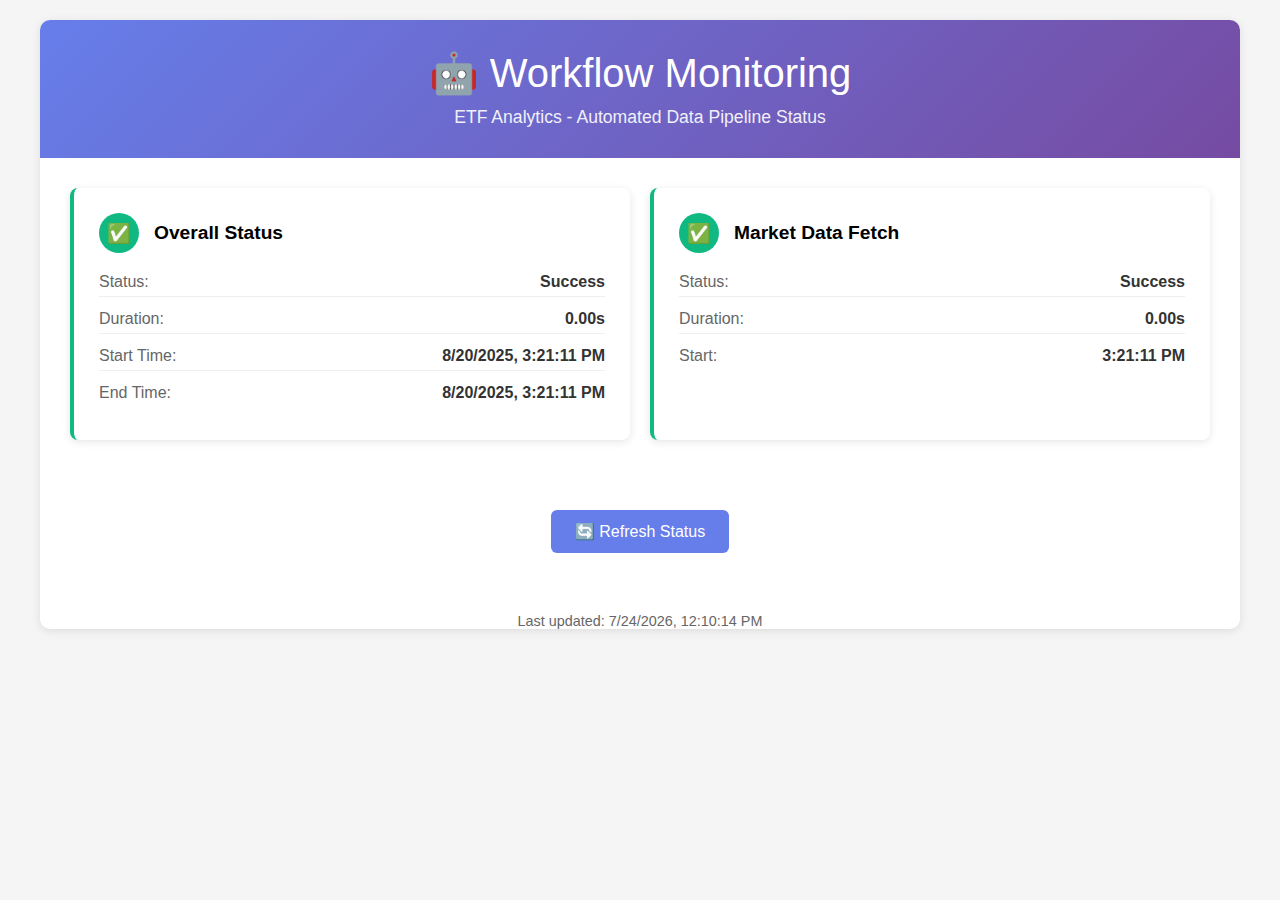
<file: website/monitoring.html>
<!DOCTYPE html>
<html lang="en">
<head>
    <meta charset="UTF-8">
    <meta name="viewport" content="width=device-width, initial-scale=1.0">
    <title>ETF Analytics - Workflow Monitoring</title>
    <style>
        body {
            font-family: 'Segoe UI', Tahoma, Geneva, Verdana, sans-serif;
            margin: 0;
            padding: 20px;
            background-color: #f5f5f5;
        }
        
        .container {
            max-width: 1200px;
            margin: 0 auto;
            background: white;
            border-radius: 10px;
            box-shadow: 0 2px 10px rgba(0,0,0,0.1);
            overflow: hidden;
        }
        
        .header {
            background: linear-gradient(135deg, #667eea 0%, #764ba2 100%);
            color: white;
            padding: 30px;
            text-align: center;
        }
        
        .header h1 {
            margin: 0;
            font-size: 2.5em;
            font-weight: 300;
        }
        
        .header p {
            margin: 10px 0 0 0;
            opacity: 0.9;
            font-size: 1.1em;
        }
        
        .status-grid {
            display: grid;
            grid-template-columns: repeat(auto-fit, minmax(300px, 1fr));
            gap: 20px;
            padding: 30px;
        }
        
        .status-card {
            background: white;
            border-radius: 8px;
            padding: 25px;
            box-shadow: 0 2px 8px rgba(0,0,0,0.1);
            border-left: 4px solid #667eea;
        }
        
        .status-card.success {
            border-left-color: #10b981;
        }
        
        .status-card.failure {
            border-left-color: #ef4444;
        }
        
        .status-card.running {
            border-left-color: #f59e0b;
        }
        
        .card-header {
            display: flex;
            align-items: center;
            margin-bottom: 15px;
        }
        
        .status-icon {
            width: 40px;
            height: 40px;
            border-radius: 50%;
            display: flex;
            align-items: center;
            justify-content: center;
            margin-right: 15px;
            font-size: 1.2em;
        }
        
        .status-icon.success {
            background-color: #10b981;
            color: white;
        }
        
        .status-icon.failure {
            background-color: #ef4444;
            color: white;
        }
        
        .status-icon.running {
            background-color: #f59e0b;
            color: white;
        }
        
        .card-title {
            font-size: 1.2em;
            font-weight: 600;
            margin: 0;
        }
        
        .card-content {
            color: #666;
        }
        
        .metric {
            display: flex;
            justify-content: space-between;
            margin: 8px 0;
            padding: 5px 0;
            border-bottom: 1px solid #eee;
        }
        
        .metric:last-child {
            border-bottom: none;
        }
        
        .metric-label {
            font-weight: 500;
        }
        
        .metric-value {
            font-weight: 600;
            color: #333;
        }
        
        .refresh-button {
            background: #667eea;
            color: white;
            border: none;
            padding: 12px 24px;
            border-radius: 6px;
            cursor: pointer;
            font-size: 1em;
            margin: 20px;
            transition: background-color 0.3s;
        }
        
        .refresh-button:hover {
            background: #5a67d8;
        }
        
        .last-updated {
            text-align: center;
            color: #666;
            font-size: 0.9em;
            margin-top: 20px;
        }
        
        .loading {
            text-align: center;
            padding: 40px;
            color: #666;
        }
        
        .error {
            background: #fef2f2;
            border: 1px solid #fecaca;
            color: #dc2626;
            padding: 15px;
            border-radius: 6px;
            margin: 20px;
        }
    </style>
</head>
<body>
    <div class="container">
        <div class="header">
            <h1>🤖 Workflow Monitoring</h1>
            <p>ETF Analytics - Automated Data Pipeline Status</p>
        </div>
        
        <div id="status-grid" class="status-grid">
            <div class="loading">
                <h3>Loading workflow status...</h3>
                <p>Please wait while we fetch the latest information.</p>
            </div>
        </div>
        
        <div style="text-align: center; padding: 20px;">
            <button class="refresh-button" onclick="loadWorkflowStatus()">
                🔄 Refresh Status
            </button>
        </div>
        
        <div id="last-updated" class="last-updated">
            Last updated: Never
        </div>
    </div>

    <script>
        async function loadWorkflowStatus() {
            const statusGrid = document.getElementById('status-grid');
            const lastUpdated = document.getElementById('last-updated');
            
            try {
                statusGrid.innerHTML = '<div class="loading"><h3>Loading...</h3></div>';
                
                // Try to load workflow results
                const response = await fetch('../analytics/logs/workflow_results.json');
                if (!response.ok) {
                    throw new Error('No workflow results found');
                }
                
                const data = await response.json();
                
                // Create status cards
                let html = '';
                
                // Overall status
                const overallStatus = data.overall_success ? 'success' : 'failure';
                html += `
                    <div class="status-card ${overallStatus}">
                        <div class="card-header">
                            <div class="status-icon ${overallStatus}">
                                ${overallStatus === 'success' ? '✅' : '❌'}
                            </div>
                            <h3 class="card-title">Overall Status</h3>
                        </div>
                        <div class="card-content">
                            <div class="metric">
                                <span class="metric-label">Status:</span>
                                <span class="metric-value">${overallStatus === 'success' ? 'Success' : 'Failed'}</span>
                            </div>
                            <div class="metric">
                                <span class="metric-label">Duration:</span>
                                <span class="metric-value">${data.overall_duration ? data.overall_duration.toFixed(2) + 's' : 'N/A'}</span>
                            </div>
                            <div class="metric">
                                <span class="metric-label">Start Time:</span>
                                <span class="metric-value">${new Date(data.workflow_start).toLocaleString()}</span>
                            </div>
                            <div class="metric">
                                <span class="metric-label">End Time:</span>
                                <span class="metric-value">${data.workflow_end ? new Date(data.workflow_end).toLocaleString() : 'N/A'}</span>
                            </div>
                        </div>
                    </div>
                `;
                
                // Individual steps
                for (const [stepName, stepData] of Object.entries(data.steps)) {
                    const stepStatus = stepData.success ? 'success' : 'failure';
                    html += `
                        <div class="status-card ${stepStatus}">
                            <div class="card-header">
                                <div class="status-icon ${stepStatus}">
                                    ${stepStatus === 'success' ? '✅' : '❌'}
                                </div>
                                <h3 class="card-title">${stepName}</h3>
                            </div>
                            <div class="card-content">
                                <div class="metric">
                                    <span class="metric-label">Status:</span>
                                    <span class="metric-value">${stepStatus === 'success' ? 'Success' : 'Failed'}</span>
                                </div>
                                <div class="metric">
                                    <span class="metric-label">Duration:</span>
                                    <span class="metric-value">${stepData.duration.toFixed(2)}s</span>
                                </div>
                                <div class="metric">
                                    <span class="metric-label">Start:</span>
                                    <span class="metric-value">${new Date(stepData.start_time).toLocaleTimeString()}</span>
                                </div>
                                ${stepData.error ? `
                                    <div class="metric">
                                        <span class="metric-label">Error:</span>
                                        <span class="metric-value" style="color: #dc2626;">${stepData.error}</span>
                                    </div>
                                ` : ''}
                            </div>
                        </div>
                    `;
                }
                
                // Errors section
                if (data.errors && data.errors.length > 0) {
                    html += `
                        <div class="status-card failure">
                            <div class="card-header">
                                <div class="status-icon failure">⚠️</div>
                                <h3 class="card-title">Errors</h3>
                            </div>
                            <div class="card-content">
                                ${data.errors.map(error => `<div style="margin: 5px 0; color: #dc2626;">• ${error}</div>`).join('')}
                            </div>
                        </div>
                    `;
                }
                
                statusGrid.innerHTML = html;
                lastUpdated.textContent = `Last updated: ${new Date().toLocaleString()}`;
                
            } catch (error) {
                statusGrid.innerHTML = `
                    <div class="error">
                        <h3>❌ Unable to load workflow status</h3>
                        <p>Error: ${error.message}</p>
                        <p>This could mean:</p>
                        <ul>
                            <li>The workflow has never been run</li>
                            <li>The results file is not accessible</li>
                            <li>There was an error in the workflow</li>
                        </ul>
                    </div>
                `;
                lastUpdated.textContent = `Last updated: ${new Date().toLocaleString()} (Error)`;
            }
        }
        
        // Load status on page load
        document.addEventListener('DOMContentLoaded', loadWorkflowStatus);
        
        // Auto-refresh every 5 minutes
        setInterval(loadWorkflowStatus, 5 * 60 * 1000);
    </script>
</body>
</html>
</file>
<file: assets/stylesheets/main.7e37652d.min.css>
@charset "UTF-8";html{-webkit-text-size-adjust:none;-moz-text-size-adjust:none;text-size-adjust:none;box-sizing:border-box}*,:after,:before{box-sizing:inherit}@media (prefers-reduced-motion){*,:after,:before{transition:none!important}}body{margin:0}a,button,input,label{-webkit-tap-highlight-color:transparent}a{color:inherit;text-decoration:none}hr{border:0;box-sizing:initial;display:block;height:.05rem;overflow:visible;padding:0}small{font-size:80%}sub,sup{line-height:1em}img{border-style:none}table{border-collapse:initial;border-spacing:0}td,th{font-weight:400;vertical-align:top}button{background:#0000;border:0;font-family:inherit;font-size:inherit;margin:0;padding:0}input{border:0;outline:none}:root{--md-primary-fg-color:#4051b5;--md-primary-fg-color--light:#5d6cc0;--md-primary-fg-color--dark:#303fa1;--md-primary-bg-color:#fff;--md-primary-bg-color--light:#ffffffb3;--md-accent-fg-color:#526cfe;--md-accent-fg-color--transparent:#526cfe1a;--md-accent-bg-color:#fff;--md-accent-bg-color--light:#ffffffb3}[data-md-color-scheme=default]{color-scheme:light}[data-md-color-scheme=default] img[src$="#gh-dark-mode-only"],[data-md-color-scheme=default] img[src$="#only-dark"]{display:none}:root,[data-md-color-scheme=default]{--md-hue:225deg;--md-default-fg-color:#000000de;--md-default-fg-color--light:#0000008a;--md-default-fg-color--lighter:#00000052;--md-default-fg-color--lightest:#00000012;--md-default-bg-color:#fff;--md-default-bg-color--light:#ffffffb3;--md-default-bg-color--lighter:#ffffff4d;--md-default-bg-color--lightest:#ffffff1f;--md-code-fg-color:#36464e;--md-code-bg-color:#f5f5f5;--md-code-hl-color:#4287ff;--md-code-hl-color--light:#4287ff1a;--md-code-hl-number-color:#d52a2a;--md-code-hl-special-color:#db1457;--md-code-hl-function-color:#a846b9;--md-code-hl-constant-color:#6e59d9;--md-code-hl-keyword-color:#3f6ec6;--md-code-hl-string-color:#1c7d4d;--md-code-hl-name-color:var(--md-code-fg-color);--md-code-hl-operator-color:var(--md-default-fg-color--light);--md-code-hl-punctuation-color:var(--md-default-fg-color--light);--md-code-hl-comment-color:var(--md-default-fg-color--light);--md-code-hl-generic-color:var(--md-default-fg-color--light);--md-code-hl-variable-color:var(--md-default-fg-color--light);--md-typeset-color:var(--md-default-fg-color);--md-typeset-a-color:var(--md-primary-fg-color);--md-typeset-del-color:#f5503d26;--md-typeset-ins-color:#0bd57026;--md-typeset-kbd-color:#fafafa;--md-typeset-kbd-accent-color:#fff;--md-typeset-kbd-border-color:#b8b8b8;--md-typeset-mark-color:#ffff0080;--md-typeset-table-color:#0000001f;--md-typeset-table-color--light:rgba(0,0,0,.035);--md-admonition-fg-color:var(--md-default-fg-color);--md-admonition-bg-color:var(--md-default-bg-color);--md-warning-fg-color:#000000de;--md-warning-bg-color:#ff9;--md-footer-fg-color:#fff;--md-footer-fg-color--light:#ffffffb3;--md-footer-fg-color--lighter:#ffffff73;--md-footer-bg-color:#000000de;--md-footer-bg-color--dark:#00000052;--md-shadow-z1:0 0.2rem 0.5rem #0000000d,0 0 0.05rem #0000001a;--md-shadow-z2:0 0.2rem 0.5rem #0000001a,0 0 0.05rem #00000040;--md-shadow-z3:0 0.2rem 0.5rem #0003,0 0 0.05rem #00000059}.md-icon svg{fill:currentcolor;display:block;height:1.2rem;width:1.2rem}body{-webkit-font-smoothing:antialiased;-moz-osx-font-smoothing:grayscale;--md-text-font-family:var(--md-text-font,_),-apple-system,BlinkMacSystemFont,Helvetica,Arial,sans-serif;--md-code-font-family:var(--md-code-font,_),SFMono-Regular,Consolas,Menlo,monospace}aside,body,input{font-feature-settings:"kern","liga";color:var(--md-typeset-color);font-family:var(--md-text-font-family)}code,kbd,pre{font-feature-settings:"kern";font-family:var(--md-code-font-family)}:root{--md-typeset-table-sort-icon:url('data:image/svg+xml;charset=utf-8,<svg xmlns="http://www.w3.org/2000/svg" viewBox="0 0 24 24"><path d="m18 21-4-4h3V7h-3l4-4 4 4h-3v10h3M2 19v-2h10v2M2 13v-2h7v2M2 7V5h4v2z"/></svg>');--md-typeset-table-sort-icon--asc:url('data:image/svg+xml;charset=utf-8,<svg xmlns="http://www.w3.org/2000/svg" viewBox="0 0 24 24"><path d="M19 17h3l-4 4-4-4h3V3h2M2 17h10v2H2M6 5v2H2V5m0 6h7v2H2z"/></svg>');--md-typeset-table-sort-icon--desc:url('data:image/svg+xml;charset=utf-8,<svg xmlns="http://www.w3.org/2000/svg" viewBox="0 0 24 24"><path d="M19 7h3l-4-4-4 4h3v14h2M2 17h10v2H2M6 5v2H2V5m0 6h7v2H2z"/></svg>')}.md-typeset{-webkit-print-color-adjust:exact;color-adjust:exact;font-size:.8rem;line-height:1.6;overflow-wrap:break-word}@media print{.md-typeset{font-size:.68rem}}.md-typeset blockquote,.md-typeset dl,.md-typeset figure,.md-typeset ol,.md-typeset pre,.md-typeset ul{margin-bottom:1em;margin-top:1em}.md-typeset h1{color:var(--md-default-fg-color--light);font-size:2em;line-height:1.3;margin:0 0 1.25em}.md-typeset h1,.md-typeset h2{font-weight:300;letter-spacing:-.01em}.md-typeset h2{font-size:1.5625em;line-height:1.4;margin:1.6em 0 .64em}.md-typeset h3{font-size:1.25em;font-weight:400;letter-spacing:-.01em;line-height:1.5;margin:1.6em 0 .8em}.md-typeset h2+h3{margin-top:.8em}.md-typeset h4{font-weight:700;letter-spacing:-.01em;margin:1em 0}.md-typeset h5,.md-typeset h6{color:var(--md-default-fg-color--light);font-size:.8em;font-weight:700;letter-spacing:-.01em;margin:1.25em 0}.md-typeset h5{text-transform:uppercase}.md-typeset h5 code{text-transform:none}.md-typeset hr{border-bottom:.05rem solid var(--md-default-fg-color--lightest);display:flow-root;margin:1.5em 0}.md-typeset a{color:var(--md-typeset-a-color);word-break:break-word}.md-typeset a,.md-typeset a:before{transition:color 125ms}.md-typeset a:focus,.md-typeset a:hover{color:var(--md-accent-fg-color)}.md-typeset a:focus code,.md-typeset a:hover code{background-color:var(--md-accent-fg-color--transparent)}.md-typeset a code{color:currentcolor;transition:background-color 125ms}.md-typeset a.focus-visible{outline-color:var(--md-accent-fg-color);outline-offset:.2rem}.md-typeset code,.md-typeset kbd,.md-typeset pre{color:var(--md-code-fg-color);direction:ltr;font-variant-ligatures:none}@media print{.md-typeset code,.md-typeset kbd,.md-typeset pre{white-space:pre-wrap}}.md-typeset code{background-color:var(--md-code-bg-color);border-radius:.1rem;-webkit-box-decoration-break:clone;box-decoration-break:clone;font-size:.85em;padding:0 .2941176471em;word-break:break-word}.md-typeset code:not(.focus-visible){-webkit-tap-highlight-color:transparent;outline:none}.md-typeset pre{display:flow-root;line-height:1.4;position:relative}.md-typeset pre>code{-webkit-box-decoration-break:slice;box-decoration-break:slice;box-shadow:none;display:block;margin:0;outline-color:var(--md-accent-fg-color);overflow:auto;padding:.7720588235em 1.1764705882em;scrollbar-color:var(--md-default-fg-color--lighter) #0000;scrollbar-width:thin;touch-action:auto;word-break:normal}.md-typeset pre>code:hover{scrollbar-color:var(--md-accent-fg-color) #0000}.md-typeset pre>code::-webkit-scrollbar{height:.2rem;width:.2rem}.md-typeset pre>code::-webkit-scrollbar-thumb{background-color:var(--md-default-fg-color--lighter)}.md-typeset pre>code::-webkit-scrollbar-thumb:hover{background-color:var(--md-accent-fg-color)}.md-typeset kbd{background-color:var(--md-typeset-kbd-color);border-radius:.1rem;box-shadow:0 .1rem 0 .05rem var(--md-typeset-kbd-border-color),0 .1rem 0 var(--md-typeset-kbd-border-color),0 -.1rem .2rem var(--md-typeset-kbd-accent-color) inset;color:var(--md-default-fg-color);display:inline-block;font-size:.75em;padding:0 .6666666667em;vertical-align:text-top;word-break:break-word}.md-typeset mark{background-color:var(--md-typeset-mark-color);-webkit-box-decoration-break:clone;box-decoration-break:clone;color:inherit;word-break:break-word}.md-typeset abbr{border-bottom:.05rem dotted var(--md-default-fg-color--light);cursor:help;text-decoration:none}.md-typeset small{opacity:.75}[dir=ltr] .md-typeset sub,[dir=ltr] .md-typeset sup{margin-left:.078125em}[dir=rtl] .md-typeset sub,[dir=rtl] .md-typeset sup{margin-right:.078125em}[dir=ltr] .md-typeset blockquote{padding-left:.6rem}[dir=rtl] .md-typeset blockquote{padding-right:.6rem}[dir=ltr] .md-typeset blockquote{border-left:.2rem solid var(--md-default-fg-color--lighter)}[dir=rtl] .md-typeset blockquote{border-right:.2rem solid var(--md-default-fg-color--lighter)}.md-typeset blockquote{color:var(--md-default-fg-color--light);margin-left:0;margin-right:0}.md-typeset ul{list-style-type:disc}.md-typeset ul[type]{list-style-type:revert-layer}[dir=ltr] .md-typeset ol,[dir=ltr] .md-typeset ul{margin-left:.625em}[dir=rtl] .md-typeset ol,[dir=rtl] .md-typeset ul{margin-right:.625em}.md-typeset ol,.md-typeset ul{padding:0}.md-typeset ol:not([hidden]),.md-typeset ul:not([hidden]){display:flow-root}.md-typeset ol ol,.md-typeset ul ol{list-style-type:lower-alpha}.md-typeset ol ol ol,.md-typeset ul ol ol{list-style-type:lower-roman}.md-typeset ol ol ol ol,.md-typeset ul ol ol ol{list-style-type:upper-alpha}.md-typeset ol ol ol ol ol,.md-typeset ul ol ol ol ol{list-style-type:upper-roman}.md-typeset ol[type],.md-typeset ul[type]{list-style-type:revert-layer}[dir=ltr] .md-typeset ol li,[dir=ltr] .md-typeset ul li{margin-left:1.25em}[dir=rtl] .md-typeset ol li,[dir=rtl] .md-typeset ul li{margin-right:1.25em}.md-typeset ol li,.md-typeset ul li{margin-bottom:.5em}.md-typeset ol li blockquote,.md-typeset ol li p,.md-typeset ul li blockquote,.md-typeset ul li p{margin:.5em 0}.md-typeset ol li:last-child,.md-typeset ul li:last-child{margin-bottom:0}[dir=ltr] .md-typeset ol li ol,[dir=ltr] .md-typeset ol li ul,[dir=ltr] .md-typeset ul li ol,[dir=ltr] .md-typeset ul li ul{margin-left:.625em}[dir=rtl] .md-typeset ol li ol,[dir=rtl] .md-typeset ol li ul,[dir=rtl] .md-typeset ul li ol,[dir=rtl] .md-typeset ul li ul{margin-right:.625em}.md-typeset ol li ol,.md-typeset ol li ul,.md-typeset ul li ol,.md-typeset ul li ul{margin-bottom:.5em;margin-top:.5em}[dir=ltr] .md-typeset dd{margin-left:1.875em}[dir=rtl] .md-typeset dd{margin-right:1.875em}.md-typeset dd{margin-bottom:1.5em;margin-top:1em}.md-typeset img,.md-typeset svg,.md-typeset video{height:auto;max-width:100%}.md-typeset img[align=left]{margin:1em 1em 1em 0}.md-typeset img[align=right]{margin:1em 0 1em 1em}.md-typeset img[align]:only-child{margin-top:0}.md-typeset figure{display:flow-root;margin:1em auto;max-width:100%;text-align:center;width:-moz-fit-content;width:fit-content}.md-typeset figure img{display:block;margin:0 auto}.md-typeset figcaption{font-style:italic;margin:1em auto;max-width:24rem}.md-typeset iframe{max-width:100%}.md-typeset table:not([class]){background-color:var(--md-default-bg-color);border:.05rem solid var(--md-typeset-table-color);border-radius:.1rem;display:inline-block;font-size:.64rem;max-width:100%;overflow:auto;touch-action:auto}@media print{.md-typeset table:not([class]){display:table}}.md-typeset table:not([class])+*{margin-top:1.5em}.md-typeset table:not([class]) td>:first-child,.md-typeset table:not([class]) th>:first-child{margin-top:0}.md-typeset table:not([class]) td>:last-child,.md-typeset table:not([class]) th>:last-child{margin-bottom:0}.md-typeset table:not([class]) td:not([align]),.md-typeset table:not([class]) th:not([align]){text-align:left}[dir=rtl] .md-typeset table:not([class]) td:not([align]),[dir=rtl] .md-typeset table:not([class]) th:not([align]){text-align:right}.md-typeset table:not([class]) th{font-weight:700;min-width:5rem;padding:.9375em 1.25em;vertical-align:top}.md-typeset table:not([class]) td{border-top:.05rem solid var(--md-typeset-table-color);padding:.9375em 1.25em;vertical-align:top}.md-typeset table:not([class]) tbody tr{transition:background-color 125ms}.md-typeset table:not([class]) tbody tr:hover{background-color:var(--md-typeset-table-color--light);box-shadow:0 .05rem 0 var(--md-default-bg-color) inset}.md-typeset table:not([class]) a{word-break:normal}.md-typeset table th[role=columnheader]{cursor:pointer}[dir=ltr] .md-typeset table th[role=columnheader]:after{margin-left:.5em}[dir=rtl] .md-typeset table th[role=columnheader]:after{margin-right:.5em}.md-typeset table th[role=columnheader]:after{content:"";display:inline-block;height:1.2em;-webkit-mask-image:var(--md-typeset-table-sort-icon);mask-image:var(--md-typeset-table-sort-icon);-webkit-mask-repeat:no-repeat;mask-repeat:no-repeat;-webkit-mask-size:contain;mask-size:contain;transition:background-color 125ms;vertical-align:text-bottom;width:1.2em}.md-typeset table th[role=columnheader]:hover:after{background-color:var(--md-default-fg-color--lighter)}.md-typeset table th[role=columnheader][aria-sort=ascending]:after{background-color:var(--md-default-fg-color--light);-webkit-mask-image:var(--md-typeset-table-sort-icon--asc);mask-image:var(--md-typeset-table-sort-icon--asc)}.md-typeset table th[role=columnheader][aria-sort=descending]:after{background-color:var(--md-default-fg-color--light);-webkit-mask-image:var(--md-typeset-table-sort-icon--desc);mask-image:var(--md-typeset-table-sort-icon--desc)}.md-typeset__scrollwrap{margin:1em -.8rem;overflow-x:auto;touch-action:auto}.md-typeset__table{display:inline-block;margin-bottom:.5em;padding:0 .8rem}@media print{.md-typeset__table{display:block}}html .md-typeset__table table{display:table;margin:0;overflow:hidden;width:100%}@media screen and (max-width:44.984375em){.md-content__inner>pre{margin:1em -.8rem}.md-content__inner>pre code{border-radius:0}}.md-typeset .md-author{border-radius:100%;display:block;flex-shrink:0;height:1.6rem;overflow:hidden;position:relative;transition:color 125ms,transform 125ms;width:1.6rem}.md-typeset .md-author img{display:block}.md-typeset .md-author--more{background:var(--md-default-fg-color--lightest);color:var(--md-default-fg-color--lighter);font-size:.6rem;font-weight:700;line-height:1.6rem;text-align:center}.md-typeset .md-author--long{height:2.4rem;width:2.4rem}.md-typeset a.md-author{transform:scale(1)}.md-typeset a.md-author img{border-radius:100%;filter:grayscale(100%) opacity(75%);transition:filter 125ms}.md-typeset a.md-author:focus,.md-typeset a.md-author:hover{transform:scale(1.1);z-index:1}.md-typeset a.md-author:focus img,.md-typeset a.md-author:hover img{filter:grayscale(0)}.md-banner{background-color:var(--md-footer-bg-color);color:var(--md-footer-fg-color);overflow:auto}@media print{.md-banner{display:none}}.md-banner--warning{background-color:var(--md-warning-bg-color);color:var(--md-warning-fg-color)}.md-banner__inner{font-size:.7rem;margin:.6rem auto;padding:0 .8rem}[dir=ltr] .md-banner__button{float:right}[dir=rtl] .md-banner__button{float:left}.md-banner__button{color:inherit;cursor:pointer;transition:opacity .25s}.no-js .md-banner__button{display:none}.md-banner__button:hover{opacity:.7}html{font-size:125%;height:100%;overflow-x:hidden}@media screen and (min-width:100em){html{font-size:137.5%}}@media screen and (min-width:125em){html{font-size:150%}}body{background-color:var(--md-default-bg-color);display:flex;flex-direction:column;font-size:.5rem;min-height:100%;position:relative;width:100%}@media print{body{display:block}}@media screen and (max-width:59.984375em){body[data-md-scrolllock]{position:fixed}}.md-grid{margin-left:auto;margin-right:auto;max-width:61rem}.md-container{display:flex;flex-direction:column;flex-grow:1}@media print{.md-container{display:block}}.md-main{flex-grow:1}.md-main__inner{display:flex;height:100%;margin-top:1.5rem}.md-ellipsis{overflow:hidden;text-overflow:ellipsis}.md-toggle{display:none}.md-option{height:0;opacity:0;position:absolute;width:0}.md-option:checked+label:not([hidden]){display:block}.md-option.focus-visible+label{outline-color:var(--md-accent-fg-color);outline-style:auto}.md-skip{background-color:var(--md-default-fg-color);border-radius:.1rem;color:var(--md-default-bg-color);font-size:.64rem;margin:.5rem;opacity:0;outline-color:var(--md-accent-fg-color);padding:.3rem .5rem;position:fixed;transform:translateY(.4rem);z-index:-1}.md-skip:focus{opacity:1;transform:translateY(0);transition:transform .25s cubic-bezier(.4,0,.2,1),opacity 175ms 75ms;z-index:10}@page{margin:25mm}:root{--md-clipboard-icon:url('data:image/svg+xml;charset=utf-8,<svg xmlns="http://www.w3.org/2000/svg" viewBox="0 0 24 24"><path d="M19 21H8V7h11m0-2H8a2 2 0 0 0-2 2v14a2 2 0 0 0 2 2h11a2 2 0 0 0 2-2V7a2 2 0 0 0-2-2m-3-4H4a2 2 0 0 0-2 2v14h2V3h12z"/></svg>')}.md-clipboard{border-radius:.1rem;color:var(--md-default-fg-color--lightest);cursor:pointer;height:1.5em;outline-color:var(--md-accent-fg-color);outline-offset:.1rem;position:absolute;right:.5em;top:.5em;transition:color .25s;width:1.5em;z-index:1}@media print{.md-clipboard{display:none}}.md-clipboard:not(.focus-visible){-webkit-tap-highlight-color:transparent;outline:none}:hover>.md-clipboard{color:var(--md-default-fg-color--light)}.md-clipboard:focus,.md-clipboard:hover{color:var(--md-accent-fg-color)}.md-clipboard:after{background-color:currentcolor;content:"";display:block;height:1.125em;margin:0 auto;-webkit-mask-image:var(--md-clipboard-icon);mask-image:var(--md-clipboard-icon);-webkit-mask-position:center;mask-position:center;-webkit-mask-repeat:no-repeat;mask-repeat:no-repeat;-webkit-mask-size:contain;mask-size:contain;width:1.125em}.md-clipboard--inline{cursor:pointer}.md-clipboard--inline code{transition:color .25s,background-color .25s}.md-clipboard--inline:focus code,.md-clipboard--inline:hover code{background-color:var(--md-accent-fg-color--transparent);color:var(--md-accent-fg-color)}.md-typeset .md-code__content{display:grid}@keyframes consent{0%{opacity:0;transform:translateY(100%)}to{opacity:1;transform:translateY(0)}}@keyframes overlay{0%{opacity:0}to{opacity:1}}.md-consent__overlay{animation:overlay .25s both;-webkit-backdrop-filter:blur(.1rem);backdrop-filter:blur(.1rem);background-color:#0000008a;height:100%;opacity:1;position:fixed;top:0;width:100%;z-index:5}.md-consent__inner{animation:consent .5s cubic-bezier(.1,.7,.1,1) both;background-color:var(--md-default-bg-color);border:0;border-radius:.1rem;bottom:0;box-shadow:0 0 .2rem #0000001a,0 .2rem .4rem #0003;max-height:100%;overflow:auto;padding:0;position:fixed;width:100%;z-index:5}.md-consent__form{padding:.8rem}.md-consent__settings{display:none;margin:1em 0}input:checked+.md-consent__settings{display:block}.md-consent__controls{margin-bottom:.8rem}.md-typeset .md-consent__controls .md-button{display:inline}@media screen and (max-width:44.984375em){.md-typeset .md-consent__controls .md-button{display:block;margin-top:.4rem;text-align:center;width:100%}}.md-consent label{cursor:pointer}.md-content{flex-grow:1;min-width:0}.md-content__inner{margin:0 .8rem 1.2rem;padding-top:.6rem}@media screen and (min-width:76.25em){[dir=ltr] .md-sidebar--primary:not([hidden])~.md-content>.md-content__inner{margin-left:1.2rem}[dir=ltr] .md-sidebar--secondary:not([hidden])~.md-content>.md-content__inner,[dir=rtl] .md-sidebar--primary:not([hidden])~.md-content>.md-content__inner{margin-right:1.2rem}[dir=rtl] .md-sidebar--secondary:not([hidden])~.md-content>.md-content__inner{margin-left:1.2rem}}.md-content__inner:before{content:"";display:block;height:.4rem}.md-content__inner>:last-child{margin-bottom:0}[dir=ltr] .md-content__button{float:right}[dir=rtl] .md-content__button{float:left}[dir=ltr] .md-content__button{margin-left:.4rem}[dir=rtl] .md-content__button{margin-right:.4rem}.md-content__button{margin:.4rem 0;padding:0}@media print{.md-content__button{display:none}}.md-typeset .md-content__button{color:var(--md-default-fg-color--lighter)}.md-content__button svg{display:inline;vertical-align:top}[dir=rtl] .md-content__button svg{transform:scaleX(-1)}[dir=ltr] .md-dialog{right:.8rem}[dir=rtl] .md-dialog{left:.8rem}.md-dialog{background-color:var(--md-default-fg-color);border-radius:.1rem;bottom:.8rem;box-shadow:var(--md-shadow-z3);min-width:11.1rem;opacity:0;padding:.4rem .6rem;pointer-events:none;position:fixed;transform:translateY(100%);transition:transform 0ms .4s,opacity .4s;z-index:4}@media print{.md-dialog{display:none}}.md-dialog--active{opacity:1;pointer-events:auto;transform:translateY(0);transition:transform .4s cubic-bezier(.075,.85,.175,1),opacity .4s}.md-dialog__inner{color:var(--md-default-bg-color);font-size:.7rem}.md-feedback{margin:2em 0 1em;text-align:center}.md-feedback fieldset{border:none;margin:0;padding:0}.md-feedback__title{font-weight:700;margin:1em auto}.md-feedback__inner{position:relative}.md-feedback__list{display:flex;flex-wrap:wrap;place-content:baseline center;position:relative}.md-feedback__list:hover .md-icon:not(:disabled){color:var(--md-default-fg-color--lighter)}:disabled .md-feedback__list{min-height:1.8rem}.md-feedback__icon{color:var(--md-default-fg-color--light);cursor:pointer;flex-shrink:0;margin:0 .1rem;transition:color 125ms}.md-feedback__icon:not(:disabled).md-icon:hover{color:var(--md-accent-fg-color)}.md-feedback__icon:disabled{color:var(--md-default-fg-color--lightest);pointer-events:none}.md-feedback__note{opacity:0;position:relative;transform:translateY(.4rem);transition:transform .4s cubic-bezier(.1,.7,.1,1),opacity .15s}.md-feedback__note>*{margin:0 auto;max-width:16rem}:disabled .md-feedback__note{opacity:1;transform:translateY(0)}@media print{.md-feedback{display:none}}.md-footer{background-color:var(--md-footer-bg-color);color:var(--md-footer-fg-color)}@media print{.md-footer{display:none}}.md-footer__inner{justify-content:space-between;overflow:auto;padding:.2rem}.md-footer__inner:not([hidden]){display:flex}.md-footer__link{align-items:end;display:flex;flex-grow:0.01;margin-bottom:.4rem;margin-top:1rem;max-width:100%;outline-color:var(--md-accent-fg-color);overflow:hidden;transition:opacity .25s}.md-footer__link:focus,.md-footer__link:hover{opacity:.7}[dir=rtl] .md-footer__link svg{transform:scaleX(-1)}@media screen and (max-width:44.984375em){.md-footer__link--prev{flex-shrink:0}.md-footer__link--prev .md-footer__title{display:none}}[dir=ltr] .md-footer__link--next{margin-left:auto}[dir=rtl] .md-footer__link--next{margin-right:auto}.md-footer__link--next{text-align:right}[dir=rtl] .md-footer__link--next{text-align:left}.md-footer__title{flex-grow:1;font-size:.9rem;margin-bottom:.7rem;max-width:calc(100% - 2.4rem);padding:0 1rem;white-space:nowrap}.md-footer__button{margin:.2rem;padding:.4rem}.md-footer__direction{font-size:.64rem;opacity:.7}.md-footer-meta{background-color:var(--md-footer-bg-color--dark)}.md-footer-meta__inner{display:flex;flex-wrap:wrap;justify-content:space-between;padding:.2rem}html .md-footer-meta.md-typeset a{color:var(--md-footer-fg-color--light)}html .md-footer-meta.md-typeset a:focus,html .md-footer-meta.md-typeset a:hover{color:var(--md-footer-fg-color)}.md-copyright{color:var(--md-footer-fg-color--lighter);font-size:.64rem;margin:auto .6rem;padding:.4rem 0;width:100%}@media screen and (min-width:45em){.md-copyright{width:auto}}.md-copyright__highlight{color:var(--md-footer-fg-color--light)}.md-social{display:inline-flex;gap:.2rem;margin:0 .4rem;padding:.2rem 0 .6rem}@media screen and (min-width:45em){.md-social{padding:.6rem 0}}.md-social__link{display:inline-block;height:1.6rem;text-align:center;width:1.6rem}.md-social__link:before{line-height:1.9}.md-social__link svg{fill:currentcolor;max-height:.8rem;vertical-align:-25%}.md-typeset .md-button{border:.1rem solid;border-radius:.1rem;color:var(--md-primary-fg-color);cursor:pointer;display:inline-block;font-weight:700;padding:.625em 2em;transition:color 125ms,background-color 125ms,border-color 125ms}.md-typeset .md-button--primary{background-color:var(--md-primary-fg-color);border-color:var(--md-primary-fg-color);color:var(--md-primary-bg-color)}.md-typeset .md-button:focus,.md-typeset .md-button:hover{background-color:var(--md-accent-fg-color);border-color:var(--md-accent-fg-color);color:var(--md-accent-bg-color)}[dir=ltr] .md-typeset .md-input{border-top-left-radius:.1rem}[dir=ltr] .md-typeset .md-input,[dir=rtl] .md-typeset .md-input{border-top-right-radius:.1rem}[dir=rtl] .md-typeset .md-input{border-top-left-radius:.1rem}.md-typeset .md-input{border-bottom:.1rem solid var(--md-default-fg-color--lighter);box-shadow:var(--md-shadow-z1);font-size:.8rem;height:1.8rem;padding:0 .6rem;transition:border .25s,box-shadow .25s}.md-typeset .md-input:focus,.md-typeset .md-input:hover{border-bottom-color:var(--md-accent-fg-color);box-shadow:var(--md-shadow-z2)}.md-typeset .md-input--stretch{width:100%}.md-header{background-color:var(--md-primary-fg-color);box-shadow:0 0 .2rem #0000,0 .2rem .4rem #0000;color:var(--md-primary-bg-color);display:block;left:0;position:sticky;right:0;top:0;z-index:4}@media print{.md-header{display:none}}.md-header[hidden]{transform:translateY(-100%);transition:transform .25s cubic-bezier(.8,0,.6,1),box-shadow .25s}.md-header--shadow{box-shadow:0 0 .2rem #0000001a,0 .2rem .4rem #0003;transition:transform .25s cubic-bezier(.1,.7,.1,1),box-shadow .25s}.md-header__inner{align-items:center;display:flex;padding:0 .2rem}.md-header__button{color:currentcolor;cursor:pointer;margin:.2rem;outline-color:var(--md-accent-fg-color);padding:.4rem;position:relative;transition:opacity .25s;vertical-align:middle;z-index:1}.md-header__button:hover{opacity:.7}.md-header__button:not([hidden]){display:inline-block}.md-header__button:not(.focus-visible){-webkit-tap-highlight-color:transparent;outline:none}.md-header__button.md-logo{margin:.2rem;padding:.4rem}@media screen and (max-width:76.234375em){.md-header__button.md-logo{display:none}}.md-header__button.md-logo img,.md-header__button.md-logo svg{fill:currentcolor;display:block;height:1.2rem;width:auto}@media screen and (min-width:60em){.md-header__button[for=__search]{display:none}}.no-js .md-header__button[for=__search]{display:none}[dir=rtl] .md-header__button[for=__search] svg{transform:scaleX(-1)}@media screen and (min-width:76.25em){.md-header__button[for=__drawer]{display:none}}.md-header__topic{display:flex;max-width:100%;position:absolute;transition:transform .4s cubic-bezier(.1,.7,.1,1),opacity .15s;white-space:nowrap}.md-header__topic+.md-header__topic{opacity:0;pointer-events:none;transform:translateX(1.25rem);transition:transform .4s cubic-bezier(1,.7,.1,.1),opacity .15s;z-index:-1}[dir=rtl] .md-header__topic+.md-header__topic{transform:translateX(-1.25rem)}.md-header__topic:first-child{font-weight:700}[dir=ltr] .md-header__title{margin-left:1rem;margin-right:.4rem}[dir=rtl] .md-header__title{margin-left:.4rem;margin-right:1rem}.md-header__title{flex-grow:1;font-size:.9rem;height:2.4rem;line-height:2.4rem}.md-header__title--active .md-header__topic{opacity:0;pointer-events:none;transform:translateX(-1.25rem);transition:transform .4s cubic-bezier(1,.7,.1,.1),opacity .15s;z-index:-1}[dir=rtl] .md-header__title--active .md-header__topic{transform:translateX(1.25rem)}.md-header__title--active .md-header__topic+.md-header__topic{opacity:1;pointer-events:auto;transform:translateX(0);transition:transform .4s cubic-bezier(.1,.7,.1,1),opacity .15s;z-index:0}.md-header__title>.md-header__ellipsis{height:100%;position:relative;width:100%}.md-header__option{display:flex;flex-shrink:0;max-width:100%;transition:max-width 0ms .25s,opacity .25s .25s;white-space:nowrap}[data-md-toggle=search]:checked~.md-header .md-header__option{max-width:0;opacity:0;transition:max-width 0ms,opacity 0ms}.md-header__option>input{bottom:0}.md-header__source{display:none}@media screen and (min-width:60em){[dir=ltr] .md-header__source{margin-left:1rem}[dir=rtl] .md-header__source{margin-right:1rem}.md-header__source{display:block;max-width:11.7rem;width:11.7rem}}@media screen and (min-width:76.25em){[dir=ltr] .md-header__source{margin-left:1.4rem}[dir=rtl] .md-header__source{margin-right:1.4rem}}.md-meta{color:var(--md-default-fg-color--light);font-size:.7rem;line-height:1.3}.md-meta__list{display:inline-flex;flex-wrap:wrap;list-style:none;margin:0;padding:0}.md-meta__item:not(:last-child):after{content:"·";margin-left:.2rem;margin-right:.2rem}.md-meta__link{color:var(--md-typeset-a-color)}.md-meta__link:focus,.md-meta__link:hover{color:var(--md-accent-fg-color)}.md-draft{background-color:#ff1744;border-radius:.125em;color:#fff;display:inline-block;font-weight:700;padding-left:.5714285714em;padding-right:.5714285714em}:root{--md-nav-icon--prev:url('data:image/svg+xml;charset=utf-8,<svg xmlns="http://www.w3.org/2000/svg" viewBox="0 0 24 24"><path d="M20 11v2H8l5.5 5.5-1.42 1.42L4.16 12l7.92-7.92L13.5 5.5 8 11z"/></svg>');--md-nav-icon--next:url('data:image/svg+xml;charset=utf-8,<svg xmlns="http://www.w3.org/2000/svg" viewBox="0 0 24 24"><path d="M8.59 16.58 13.17 12 8.59 7.41 10 6l6 6-6 6z"/></svg>');--md-toc-icon:url('data:image/svg+xml;charset=utf-8,<svg xmlns="http://www.w3.org/2000/svg" viewBox="0 0 24 24"><path d="M3 9h14V7H3zm0 4h14v-2H3zm0 4h14v-2H3zm16 0h2v-2h-2zm0-10v2h2V7zm0 6h2v-2h-2z"/></svg>')}.md-nav{font-size:.7rem;line-height:1.3}.md-nav__title{color:var(--md-default-fg-color--light);display:block;font-weight:700;overflow:hidden;padding:0 .6rem;text-overflow:ellipsis}.md-nav__title .md-nav__button{display:none}.md-nav__title .md-nav__button img{height:100%;width:auto}.md-nav__title .md-nav__button.md-logo img,.md-nav__title .md-nav__button.md-logo svg{fill:currentcolor;display:block;height:2.4rem;max-width:100%;object-fit:contain;width:auto}.md-nav__list{list-style:none;margin:0;padding:0}.md-nav__link{align-items:flex-start;display:flex;gap:.4rem;margin-top:.625em;scroll-snap-align:start;transition:color 125ms}.md-nav__link--passed{color:var(--md-default-fg-color--light)}.md-nav__item .md-nav__link--active,.md-nav__item .md-nav__link--active code{color:var(--md-typeset-a-color)}.md-nav__link .md-ellipsis{position:relative}[dir=ltr] .md-nav__link .md-icon:last-child{margin-left:auto}[dir=rtl] .md-nav__link .md-icon:last-child{margin-right:auto}.md-nav__link svg{fill:currentcolor;flex-shrink:0;height:1.3em;position:relative}.md-nav__link[for]:focus,.md-nav__link[for]:hover,.md-nav__link[href]:focus,.md-nav__link[href]:hover{color:var(--md-accent-fg-color);cursor:pointer}.md-nav__link.focus-visible{outline-color:var(--md-accent-fg-color);outline-offset:.2rem}.md-nav--primary .md-nav__link[for=__toc]{display:none}.md-nav--primary .md-nav__link[for=__toc] .md-icon:after{background-color:currentcolor;display:block;height:100%;-webkit-mask-image:var(--md-toc-icon);mask-image:var(--md-toc-icon);width:100%}.md-nav--primary .md-nav__link[for=__toc]~.md-nav{display:none}.md-nav__container>.md-nav__link{margin-top:0}.md-nav__container>.md-nav__link:first-child{flex-grow:1;min-width:0}.md-nav__icon{flex-shrink:0}.md-nav__source{display:none}@media screen and (max-width:76.234375em){.md-nav--primary,.md-nav--primary .md-nav{background-color:var(--md-default-bg-color);display:flex;flex-direction:column;height:100%;left:0;position:absolute;right:0;top:0;z-index:1}.md-nav--primary .md-nav__item,.md-nav--primary .md-nav__title{font-size:.8rem;line-height:1.5}.md-nav--primary .md-nav__title{background-color:var(--md-default-fg-color--lightest);color:var(--md-default-fg-color--light);cursor:pointer;height:5.6rem;line-height:2.4rem;padding:3rem .8rem .2rem;position:relative;white-space:nowrap}[dir=ltr] .md-nav--primary .md-nav__title .md-nav__icon{left:.4rem}[dir=rtl] .md-nav--primary .md-nav__title .md-nav__icon{right:.4rem}.md-nav--primary .md-nav__title .md-nav__icon{display:block;height:1.2rem;margin:.2rem;position:absolute;top:.4rem;width:1.2rem}.md-nav--primary .md-nav__title .md-nav__icon:after{background-color:currentcolor;content:"";display:block;height:100%;-webkit-mask-image:var(--md-nav-icon--prev);mask-image:var(--md-nav-icon--prev);-webkit-mask-position:center;mask-position:center;-webkit-mask-repeat:no-repeat;mask-repeat:no-repeat;-webkit-mask-size:contain;mask-size:contain;width:100%}.md-nav--primary .md-nav__title~.md-nav__list{background-color:var(--md-default-bg-color);box-shadow:0 .05rem 0 var(--md-default-fg-color--lightest) inset;overflow-y:auto;scroll-snap-type:y mandatory;touch-action:pan-y}.md-nav--primary .md-nav__title~.md-nav__list>:first-child{border-top:0}.md-nav--primary .md-nav__title[for=__drawer]{background-color:var(--md-primary-fg-color);color:var(--md-primary-bg-color);font-weight:700}.md-nav--primary .md-nav__title .md-logo{display:block;left:.2rem;margin:.2rem;padding:.4rem;position:absolute;right:.2rem;top:.2rem}.md-nav--primary .md-nav__list{flex:1}.md-nav--primary .md-nav__item{border-top:.05rem solid var(--md-default-fg-color--lightest)}.md-nav--primary .md-nav__item--active>.md-nav__link{color:var(--md-typeset-a-color)}.md-nav--primary .md-nav__item--active>.md-nav__link:focus,.md-nav--primary .md-nav__item--active>.md-nav__link:hover{color:var(--md-accent-fg-color)}.md-nav--primary .md-nav__link{margin-top:0;padding:.6rem .8rem}.md-nav--primary .md-nav__link svg{margin-top:.1em}.md-nav--primary .md-nav__link>.md-nav__link{padding:0}[dir=ltr] .md-nav--primary .md-nav__link .md-nav__icon{margin-right:-.2rem}[dir=rtl] .md-nav--primary .md-nav__link .md-nav__icon{margin-left:-.2rem}.md-nav--primary .md-nav__link .md-nav__icon{font-size:1.2rem;height:1.2rem;width:1.2rem}.md-nav--primary .md-nav__link .md-nav__icon:after{background-color:currentcolor;content:"";display:block;height:100%;-webkit-mask-image:var(--md-nav-icon--next);mask-image:var(--md-nav-icon--next);-webkit-mask-position:center;mask-position:center;-webkit-mask-repeat:no-repeat;mask-repeat:no-repeat;-webkit-mask-size:contain;mask-size:contain;width:100%}[dir=rtl] .md-nav--primary .md-nav__icon:after{transform:scale(-1)}.md-nav--primary .md-nav--secondary .md-nav{background-color:initial;position:static}[dir=ltr] .md-nav--primary .md-nav--secondary .md-nav .md-nav__link{padding-left:1.4rem}[dir=rtl] .md-nav--primary .md-nav--secondary .md-nav .md-nav__link{padding-right:1.4rem}[dir=ltr] .md-nav--primary .md-nav--secondary .md-nav .md-nav .md-nav__link{padding-left:2rem}[dir=rtl] .md-nav--primary .md-nav--secondary .md-nav .md-nav .md-nav__link{padding-right:2rem}[dir=ltr] .md-nav--primary .md-nav--secondary .md-nav .md-nav .md-nav .md-nav__link{padding-left:2.6rem}[dir=rtl] .md-nav--primary .md-nav--secondary .md-nav .md-nav .md-nav .md-nav__link{padding-right:2.6rem}[dir=ltr] .md-nav--primary .md-nav--secondary .md-nav .md-nav .md-nav .md-nav .md-nav__link{padding-left:3.2rem}[dir=rtl] .md-nav--primary .md-nav--secondary .md-nav .md-nav .md-nav .md-nav .md-nav__link{padding-right:3.2rem}.md-nav--secondary{background-color:initial}.md-nav__toggle~.md-nav{display:flex;opacity:0;transform:translateX(100%);transition:transform .25s cubic-bezier(.8,0,.6,1),opacity 125ms 50ms}[dir=rtl] .md-nav__toggle~.md-nav{transform:translateX(-100%)}.md-nav__toggle:checked~.md-nav{opacity:1;transform:translateX(0);transition:transform .25s cubic-bezier(.4,0,.2,1),opacity 125ms 125ms}.md-nav__toggle:checked~.md-nav>.md-nav__list{-webkit-backface-visibility:hidden;backface-visibility:hidden}}@media screen and (max-width:59.984375em){.md-nav--primary .md-nav__link[for=__toc]{display:flex}.md-nav--primary .md-nav__link[for=__toc] .md-icon:after{content:""}.md-nav--primary .md-nav__link[for=__toc]+.md-nav__link{display:none}.md-nav--primary .md-nav__link[for=__toc]~.md-nav{display:flex}.md-nav__source{background-color:var(--md-primary-fg-color--dark);color:var(--md-primary-bg-color);display:block;padding:0 .2rem}}@media screen and (min-width:60em) and (max-width:76.234375em){.md-nav--integrated .md-nav__link[for=__toc]{display:flex}.md-nav--integrated .md-nav__link[for=__toc] .md-icon:after{content:""}.md-nav--integrated .md-nav__link[for=__toc]+.md-nav__link{display:none}.md-nav--integrated .md-nav__link[for=__toc]~.md-nav{display:flex}}@media screen and (min-width:60em){.md-nav{margin-bottom:-.4rem}.md-nav--secondary .md-nav__title{background:var(--md-default-bg-color);box-shadow:0 0 .4rem .4rem var(--md-default-bg-color);position:sticky;top:0;z-index:1}.md-nav--secondary .md-nav__title[for=__toc]{scroll-snap-align:start}.md-nav--secondary .md-nav__title .md-nav__icon{display:none}[dir=ltr] .md-nav--secondary .md-nav__list{padding-left:.6rem}[dir=rtl] .md-nav--secondary .md-nav__list{padding-right:.6rem}.md-nav--secondary .md-nav__list{padding-bottom:.4rem}[dir=ltr] .md-nav--secondary .md-nav__item>.md-nav__link{margin-right:.4rem}[dir=rtl] .md-nav--secondary .md-nav__item>.md-nav__link{margin-left:.4rem}}@media screen and (min-width:76.25em){.md-nav{margin-bottom:-.4rem;transition:max-height .25s cubic-bezier(.86,0,.07,1)}.md-nav--primary .md-nav__title{background:var(--md-default-bg-color);box-shadow:0 0 .4rem .4rem var(--md-default-bg-color);position:sticky;top:0;z-index:1}.md-nav--primary .md-nav__title[for=__drawer]{scroll-snap-align:start}.md-nav--primary .md-nav__title .md-nav__icon{display:none}[dir=ltr] .md-nav--primary .md-nav__list{padding-left:.6rem}[dir=rtl] .md-nav--primary .md-nav__list{padding-right:.6rem}.md-nav--primary .md-nav__list{padding-bottom:.4rem}[dir=ltr] .md-nav--primary .md-nav__item>.md-nav__link{margin-right:.4rem}[dir=rtl] .md-nav--primary .md-nav__item>.md-nav__link{margin-left:.4rem}.md-nav__toggle~.md-nav{display:grid;grid-template-rows:minmax(.4rem,0fr);opacity:0;transition:grid-template-rows .25s cubic-bezier(.86,0,.07,1),opacity .25s,visibility 0ms .25s;visibility:collapse}.md-nav__toggle~.md-nav>.md-nav__list{overflow:hidden}.md-nav__toggle.md-toggle--indeterminate~.md-nav,.md-nav__toggle:checked~.md-nav{grid-template-rows:minmax(.4rem,1fr);opacity:1;transition:grid-template-rows .25s cubic-bezier(.86,0,.07,1),opacity .15s .1s,visibility 0ms;visibility:visible}.md-nav__toggle.md-toggle--indeterminate~.md-nav{transition:none}.md-nav__item--nested>.md-nav>.md-nav__title{display:none}.md-nav__item--section{display:block;margin:1.25em 0}.md-nav__item--section:last-child{margin-bottom:0}.md-nav__item--section>.md-nav__link{font-weight:700}.md-nav__item--section>.md-nav__link[for]{color:var(--md-default-fg-color--light)}.md-nav__item--section>.md-nav__link:not(.md-nav__container){pointer-events:none}.md-nav__item--section>.md-nav__link .md-icon,.md-nav__item--section>.md-nav__link>[for]{display:none}[dir=ltr] .md-nav__item--section>.md-nav{margin-left:-.6rem}[dir=rtl] .md-nav__item--section>.md-nav{margin-right:-.6rem}.md-nav__item--section>.md-nav{display:block;opacity:1;visibility:visible}.md-nav__item--section>.md-nav>.md-nav__list>.md-nav__item{padding:0}.md-nav__icon{border-radius:100%;height:.9rem;transition:background-color .25s;width:.9rem}.md-nav__icon:hover{background-color:var(--md-accent-fg-color--transparent)}.md-nav__icon:after{background-color:currentcolor;border-radius:100%;content:"";display:inline-block;height:100%;-webkit-mask-image:var(--md-nav-icon--next);mask-image:var(--md-nav-icon--next);-webkit-mask-position:center;mask-position:center;-webkit-mask-repeat:no-repeat;mask-repeat:no-repeat;-webkit-mask-size:contain;mask-size:contain;transition:transform .25s;vertical-align:-.1rem;width:100%}[dir=rtl] .md-nav__icon:after{transform:rotate(180deg)}.md-nav__item--nested .md-nav__toggle:checked~.md-nav__link .md-nav__icon:after,.md-nav__item--nested .md-toggle--indeterminate~.md-nav__link .md-nav__icon:after{transform:rotate(90deg)}.md-nav--lifted>.md-nav__list>.md-nav__item,.md-nav--lifted>.md-nav__title{display:none}.md-nav--lifted>.md-nav__list>.md-nav__item--active{display:block}.md-nav--lifted>.md-nav__list>.md-nav__item--active>.md-nav__link{background:var(--md-default-bg-color);box-shadow:0 0 .4rem .4rem var(--md-default-bg-color);margin-top:0;position:sticky;top:0;z-index:1}.md-nav--lifted>.md-nav__list>.md-nav__item--active>.md-nav__link:not(.md-nav__container){pointer-events:none}.md-nav--lifted>.md-nav__list>.md-nav__item--active.md-nav__item--section{margin:0}[dir=ltr] .md-nav--lifted>.md-nav__list>.md-nav__item>.md-nav:not(.md-nav--secondary){margin-left:-.6rem}[dir=rtl] .md-nav--lifted>.md-nav__list>.md-nav__item>.md-nav:not(.md-nav--secondary){margin-right:-.6rem}.md-nav--lifted>.md-nav__list>.md-nav__item>[for]{color:var(--md-default-fg-color--light)}.md-nav--lifted .md-nav[data-md-level="1"]{grid-template-rows:minmax(.4rem,1fr);opacity:1;visibility:visible}[dir=ltr] .md-nav--integrated>.md-nav__list>.md-nav__item--active .md-nav--secondary{border-left:.05rem solid var(--md-primary-fg-color)}[dir=rtl] .md-nav--integrated>.md-nav__list>.md-nav__item--active .md-nav--secondary{border-right:.05rem solid var(--md-primary-fg-color)}.md-nav--integrated>.md-nav__list>.md-nav__item--active .md-nav--secondary{display:block;margin-bottom:1.25em;opacity:1;visibility:visible}.md-nav--integrated>.md-nav__list>.md-nav__item--active .md-nav--secondary>.md-nav__list{overflow:visible;padding-bottom:0}.md-nav--integrated>.md-nav__list>.md-nav__item--active .md-nav--secondary>.md-nav__title{display:none}}.md-pagination{font-size:.8rem;font-weight:700;gap:.4rem}.md-pagination,.md-pagination>*{align-items:center;display:flex;justify-content:center}.md-pagination>*{border-radius:.2rem;height:1.8rem;min-width:1.8rem;text-align:center}.md-pagination__current{background-color:var(--md-default-fg-color--lightest);color:var(--md-default-fg-color--light)}.md-pagination__link{transition:color 125ms,background-color 125ms}.md-pagination__link:focus,.md-pagination__link:hover{background-color:var(--md-accent-fg-color--transparent);color:var(--md-accent-fg-color)}.md-pagination__link:focus svg,.md-pagination__link:hover svg{color:var(--md-accent-fg-color)}.md-pagination__link.focus-visible{outline-color:var(--md-accent-fg-color);outline-offset:.2rem}.md-pagination__link svg{fill:currentcolor;color:var(--md-default-fg-color--lighter);display:block;max-height:100%;width:1.2rem}.md-post__back{border-bottom:.05rem solid var(--md-default-fg-color--lightest);margin-bottom:1.2rem;padding-bottom:1.2rem}@media screen and (max-width:76.234375em){.md-post__back{display:none}}[dir=rtl] .md-post__back svg{transform:scaleX(-1)}.md-post__authors{display:flex;flex-direction:column;gap:.6rem;margin:0 .6rem 1.2rem}.md-post .md-post__meta a{transition:color 125ms}.md-post .md-post__meta a:focus,.md-post .md-post__meta a:hover{color:var(--md-accent-fg-color)}.md-post__title{color:var(--md-default-fg-color--light);font-weight:700}.md-post--excerpt{margin-bottom:3.2rem}.md-post--excerpt .md-post__header{align-items:center;display:flex;gap:.6rem;min-height:1.6rem}.md-post--excerpt .md-post__authors{align-items:center;display:inline-flex;flex-direction:row;gap:.2rem;margin:0;min-height:2.4rem}[dir=ltr] .md-post--excerpt .md-post__meta .md-meta__list{margin-right:.4rem}[dir=rtl] .md-post--excerpt .md-post__meta .md-meta__list{margin-left:.4rem}.md-post--excerpt .md-post__content>:first-child{--md-scroll-margin:6rem;margin-top:0}.md-post>.md-nav--secondary{margin:1em 0}.md-profile{align-items:center;display:flex;font-size:.7rem;gap:.6rem;line-height:1.4;width:100%}.md-profile__description{flex-grow:1}.md-content--post{display:flex}@media screen and (max-width:76.234375em){.md-content--post{flex-flow:column-reverse}}.md-content--post>.md-content__inner{flex-grow:1;min-width:0}@media screen and (min-width:76.25em){[dir=ltr] .md-content--post>.md-content__inner{margin-left:1.2rem}[dir=rtl] .md-content--post>.md-content__inner{margin-right:1.2rem}}@media screen and (max-width:76.234375em){.md-sidebar.md-sidebar--post{padding:0;position:static;width:100%}.md-sidebar.md-sidebar--post .md-sidebar__scrollwrap{overflow:visible}.md-sidebar.md-sidebar--post .md-sidebar__inner{padding:0}.md-sidebar.md-sidebar--post .md-post__meta{margin-left:.6rem;margin-right:.6rem}.md-sidebar.md-sidebar--post .md-nav__item{border:none;display:inline}.md-sidebar.md-sidebar--post .md-nav__list{display:inline-flex;flex-wrap:wrap;gap:.6rem;padding-bottom:.6rem;padding-top:.6rem}.md-sidebar.md-sidebar--post .md-nav__link{padding:0}.md-sidebar.md-sidebar--post .md-nav{height:auto;margin-bottom:0;position:static}}:root{--md-progress-value:0;--md-progress-delay:400ms}.md-progress{background:var(--md-primary-bg-color);height:.075rem;opacity:min(clamp(0,var(--md-progress-value),1),clamp(0,100 - var(--md-progress-value),1));position:fixed;top:0;transform:scaleX(calc(var(--md-progress-value)*1%));transform-origin:left;transition:transform .5s cubic-bezier(.19,1,.22,1),opacity .25s var(--md-progress-delay);width:100%;z-index:4}:root{--md-search-result-icon:url('data:image/svg+xml;charset=utf-8,<svg xmlns="http://www.w3.org/2000/svg" viewBox="0 0 24 24"><path d="M14 2H6a2 2 0 0 0-2 2v16a2 2 0 0 0 2 2h7c-.41-.25-.8-.56-1.14-.9-.33-.33-.61-.7-.86-1.1H6V4h7v5h5v1.18c.71.16 1.39.43 2 .82V8zm6.31 16.9c1.33-2.11.69-4.9-1.4-6.22-2.11-1.33-4.91-.68-6.22 1.4-1.34 2.11-.69 4.89 1.4 6.22 1.46.93 3.32.93 4.79.02L22 23.39 23.39 22zm-3.81.1a2.5 2.5 0 0 1-2.5-2.5 2.5 2.5 0 0 1 2.5-2.5 2.5 2.5 0 0 1 2.5 2.5 2.5 2.5 0 0 1-2.5 2.5"/></svg>')}.md-search{position:relative}@media screen and (min-width:60em){.md-search{padding:.2rem 0}}.no-js .md-search{display:none}.md-search__overlay{opacity:0;z-index:1}@media screen and (max-width:59.984375em){[dir=ltr] .md-search__overlay{left:-2.2rem}[dir=rtl] .md-search__overlay{right:-2.2rem}.md-search__overlay{background-color:var(--md-default-bg-color);border-radius:1rem;height:2rem;overflow:hidden;pointer-events:none;position:absolute;top:-1rem;transform-origin:center;transition:transform .3s .1s,opacity .2s .2s;width:2rem}[data-md-toggle=search]:checked~.md-header .md-search__overlay{opacity:1;transition:transform .4s,opacity .1s}}@media screen and (min-width:60em){[dir=ltr] .md-search__overlay{left:0}[dir=rtl] .md-search__overlay{right:0}.md-search__overlay{background-color:#0000008a;cursor:pointer;height:0;position:fixed;top:0;transition:width 0ms .25s,height 0ms .25s,opacity .25s;width:0}[data-md-toggle=search]:checked~.md-header .md-search__overlay{height:200vh;opacity:1;transition:width 0ms,height 0ms,opacity .25s;width:100%}}@media screen and (max-width:29.984375em){[data-md-toggle=search]:checked~.md-header .md-search__overlay{transform:scale(45)}}@media screen and (min-width:30em) and (max-width:44.984375em){[data-md-toggle=search]:checked~.md-header .md-search__overlay{transform:scale(60)}}@media screen and (min-width:45em) and (max-width:59.984375em){[data-md-toggle=search]:checked~.md-header .md-search__overlay{transform:scale(75)}}.md-search__inner{-webkit-backface-visibility:hidden;backface-visibility:hidden}@media screen and (max-width:59.984375em){[dir=ltr] .md-search__inner{left:0}[dir=rtl] .md-search__inner{right:0}.md-search__inner{height:0;opacity:0;overflow:hidden;position:fixed;top:0;transform:translateX(5%);transition:width 0ms .3s,height 0ms .3s,transform .15s cubic-bezier(.4,0,.2,1) .15s,opacity .15s .15s;width:0;z-index:2}[dir=rtl] .md-search__inner{transform:translateX(-5%)}[data-md-toggle=search]:checked~.md-header .md-search__inner{height:100%;opacity:1;transform:translateX(0);transition:width 0ms 0ms,height 0ms 0ms,transform .15s cubic-bezier(.1,.7,.1,1) .15s,opacity .15s .15s;width:100%}}@media screen and (min-width:60em){[dir=ltr] .md-search__inner{float:right}[dir=rtl] .md-search__inner{float:left}.md-search__inner{padding:.1rem 0;position:relative;transition:width .25s cubic-bezier(.1,.7,.1,1);width:11.7rem}}@media screen and (min-width:60em) and (max-width:76.234375em){[data-md-toggle=search]:checked~.md-header .md-search__inner{width:23.4rem}}@media screen and (min-width:76.25em){[data-md-toggle=search]:checked~.md-header .md-search__inner{width:34.4rem}}.md-search__form{background-color:var(--md-default-bg-color);box-shadow:0 0 .6rem #0000;height:2.4rem;position:relative;transition:color .25s,background-color .25s;z-index:2}@media screen and (min-width:60em){.md-search__form{background-color:#00000042;border-radius:.1rem;height:1.8rem}.md-search__form:hover{background-color:#ffffff1f}}[data-md-toggle=search]:checked~.md-header .md-search__form{background-color:var(--md-default-bg-color);border-radius:.1rem .1rem 0 0;box-shadow:0 0 .6rem #00000012;color:var(--md-default-fg-color)}[dir=ltr] .md-search__input{padding-left:3.6rem;padding-right:2.2rem}[dir=rtl] .md-search__input{padding-left:2.2rem;padding-right:3.6rem}.md-search__input{background:#0000;font-size:.9rem;height:100%;position:relative;text-overflow:ellipsis;width:100%;z-index:2}.md-search__input::placeholder{transition:color .25s}.md-search__input::placeholder,.md-search__input~.md-search__icon{color:var(--md-default-fg-color--light)}.md-search__input::-ms-clear{display:none}@media screen and (max-width:59.984375em){.md-search__input{font-size:.9rem;height:2.4rem;width:100%}}@media screen and (min-width:60em){[dir=ltr] .md-search__input{padding-left:2.2rem}[dir=rtl] .md-search__input{padding-right:2.2rem}.md-search__input{color:inherit;font-size:.8rem}.md-search__input::placeholder{color:var(--md-primary-bg-color--light)}.md-search__input+.md-search__icon{color:var(--md-primary-bg-color)}[data-md-toggle=search]:checked~.md-header .md-search__input{text-overflow:clip}[data-md-toggle=search]:checked~.md-header .md-search__input+.md-search__icon{color:var(--md-default-fg-color--light)}[data-md-toggle=search]:checked~.md-header .md-search__input::placeholder{color:#0000}}.md-search__icon{cursor:pointer;display:inline-block;height:1.2rem;transition:color .25s,opacity .25s;width:1.2rem}.md-search__icon:hover{opacity:.7}[dir=ltr] .md-search__icon[for=__search]{left:.5rem}[dir=rtl] .md-search__icon[for=__search]{right:.5rem}.md-search__icon[for=__search]{position:absolute;top:.3rem;z-index:2}[dir=rtl] .md-search__icon[for=__search] svg{transform:scaleX(-1)}@media screen and (max-width:59.984375em){[dir=ltr] .md-search__icon[for=__search]{left:.8rem}[dir=rtl] .md-search__icon[for=__search]{right:.8rem}.md-search__icon[for=__search]{top:.6rem}.md-search__icon[for=__search] svg:first-child{display:none}}@media screen and (min-width:60em){.md-search__icon[for=__search]{pointer-events:none}.md-search__icon[for=__search] svg:last-child{display:none}}[dir=ltr] .md-search__options{right:.5rem}[dir=rtl] .md-search__options{left:.5rem}.md-search__options{pointer-events:none;position:absolute;top:.3rem;z-index:2}@media screen and (max-width:59.984375em){[dir=ltr] .md-search__options{right:.8rem}[dir=rtl] .md-search__options{left:.8rem}.md-search__options{top:.6rem}}[dir=ltr] .md-search__options>.md-icon{margin-left:.2rem}[dir=rtl] .md-search__options>.md-icon{margin-right:.2rem}.md-search__options>.md-icon{color:var(--md-default-fg-color--light);opacity:0;transform:scale(.75);transition:transform .15s cubic-bezier(.1,.7,.1,1),opacity .15s}.md-search__options>.md-icon:not(.focus-visible){-webkit-tap-highlight-color:transparent;outline:none}[data-md-toggle=search]:checked~.md-header .md-search__input:valid~.md-search__options>.md-icon{opacity:1;pointer-events:auto;transform:scale(1)}[data-md-toggle=search]:checked~.md-header .md-search__input:valid~.md-search__options>.md-icon:hover{opacity:.7}[dir=ltr] .md-search__suggest{padding-left:3.6rem;padding-right:2.2rem}[dir=rtl] .md-search__suggest{padding-left:2.2rem;padding-right:3.6rem}.md-search__suggest{align-items:center;color:var(--md-default-fg-color--lighter);display:flex;font-size:.9rem;height:100%;opacity:0;position:absolute;top:0;transition:opacity 50ms;white-space:nowrap;width:100%}@media screen and (min-width:60em){[dir=ltr] .md-search__suggest{padding-left:2.2rem}[dir=rtl] .md-search__suggest{padding-right:2.2rem}.md-search__suggest{font-size:.8rem}}[data-md-toggle=search]:checked~.md-header .md-search__suggest{opacity:1;transition:opacity .3s .1s}[dir=ltr] .md-search__output{border-bottom-left-radius:.1rem}[dir=ltr] .md-search__output,[dir=rtl] .md-search__output{border-bottom-right-radius:.1rem}[dir=rtl] .md-search__output{border-bottom-left-radius:.1rem}.md-search__output{overflow:hidden;position:absolute;width:100%;z-index:1}@media screen and (max-width:59.984375em){.md-search__output{bottom:0;top:2.4rem}}@media screen and (min-width:60em){.md-search__output{opacity:0;top:1.9rem;transition:opacity .4s}[data-md-toggle=search]:checked~.md-header .md-search__output{box-shadow:var(--md-shadow-z3);opacity:1}}.md-search__scrollwrap{-webkit-backface-visibility:hidden;backface-visibility:hidden;background-color:var(--md-default-bg-color);height:100%;overflow-y:auto;touch-action:pan-y}@media (-webkit-max-device-pixel-ratio:1),(max-resolution:1dppx){.md-search__scrollwrap{transform:translateZ(0)}}@media screen and (min-width:60em) and (max-width:76.234375em){.md-search__scrollwrap{width:23.4rem}}@media screen and (min-width:76.25em){.md-search__scrollwrap{width:34.4rem}}@media screen and (min-width:60em){.md-search__scrollwrap{max-height:0;scrollbar-color:var(--md-default-fg-color--lighter) #0000;scrollbar-width:thin}[data-md-toggle=search]:checked~.md-header .md-search__scrollwrap{max-height:75vh}.md-search__scrollwrap:hover{scrollbar-color:var(--md-accent-fg-color) #0000}.md-search__scrollwrap::-webkit-scrollbar{height:.2rem;width:.2rem}.md-search__scrollwrap::-webkit-scrollbar-thumb{background-color:var(--md-default-fg-color--lighter)}.md-search__scrollwrap::-webkit-scrollbar-thumb:hover{background-color:var(--md-accent-fg-color)}}.md-search-result{color:var(--md-default-fg-color);word-break:break-word}.md-search-result__meta{background-color:var(--md-default-fg-color--lightest);color:var(--md-default-fg-color--light);font-size:.64rem;line-height:1.8rem;padding:0 .8rem;scroll-snap-align:start}@media screen and (min-width:60em){[dir=ltr] .md-search-result__meta{padding-left:2.2rem}[dir=rtl] .md-search-result__meta{padding-right:2.2rem}}.md-search-result__list{list-style:none;margin:0;padding:0;-webkit-user-select:none;user-select:none}.md-search-result__item{box-shadow:0 -.05rem var(--md-default-fg-color--lightest)}.md-search-result__item:first-child{box-shadow:none}.md-search-result__link{display:block;outline:none;scroll-snap-align:start;transition:background-color .25s}.md-search-result__link:focus,.md-search-result__link:hover{background-color:var(--md-accent-fg-color--transparent)}.md-search-result__link:last-child p:last-child{margin-bottom:.6rem}.md-search-result__more>summary{cursor:pointer;display:block;outline:none;position:sticky;scroll-snap-align:start;top:0;z-index:1}.md-search-result__more>summary::marker{display:none}.md-search-result__more>summary::-webkit-details-marker{display:none}.md-search-result__more>summary>div{color:var(--md-typeset-a-color);font-size:.64rem;padding:.75em .8rem;transition:color .25s,background-color .25s}@media screen and (min-width:60em){[dir=ltr] .md-search-result__more>summary>div{padding-left:2.2rem}[dir=rtl] .md-search-result__more>summary>div{padding-right:2.2rem}}.md-search-result__more>summary:focus>div,.md-search-result__more>summary:hover>div{background-color:var(--md-accent-fg-color--transparent);color:var(--md-accent-fg-color)}.md-search-result__more[open]>summary{background-color:var(--md-default-bg-color)}.md-search-result__article{overflow:hidden;padding:0 .8rem;position:relative}@media screen and (min-width:60em){[dir=ltr] .md-search-result__article{padding-left:2.2rem}[dir=rtl] .md-search-result__article{padding-right:2.2rem}}[dir=ltr] .md-search-result__icon{left:0}[dir=rtl] .md-search-result__icon{right:0}.md-search-result__icon{color:var(--md-default-fg-color--light);height:1.2rem;margin:.5rem;position:absolute;width:1.2rem}@media screen and (max-width:59.984375em){.md-search-result__icon{display:none}}.md-search-result__icon:after{background-color:currentcolor;content:"";display:inline-block;height:100%;-webkit-mask-image:var(--md-search-result-icon);mask-image:var(--md-search-result-icon);-webkit-mask-position:center;mask-position:center;-webkit-mask-repeat:no-repeat;mask-repeat:no-repeat;-webkit-mask-size:contain;mask-size:contain;width:100%}[dir=rtl] .md-search-result__icon:after{transform:scaleX(-1)}.md-search-result .md-typeset{color:var(--md-default-fg-color--light);font-size:.64rem;line-height:1.6}.md-search-result .md-typeset h1{color:var(--md-default-fg-color);font-size:.8rem;font-weight:400;line-height:1.4;margin:.55rem 0}.md-search-result .md-typeset h1 mark{text-decoration:none}.md-search-result .md-typeset h2{color:var(--md-default-fg-color);font-size:.64rem;font-weight:700;line-height:1.6;margin:.5em 0}.md-search-result .md-typeset h2 mark{text-decoration:none}.md-search-result__terms{color:var(--md-default-fg-color);display:block;font-size:.64rem;font-style:italic;margin:.5em 0}.md-search-result mark{background-color:initial;color:var(--md-accent-fg-color);text-decoration:underline}.md-select{position:relative;z-index:1}.md-select__inner{background-color:var(--md-default-bg-color);border-radius:.1rem;box-shadow:var(--md-shadow-z2);color:var(--md-default-fg-color);left:50%;margin-top:.2rem;max-height:0;opacity:0;position:absolute;top:calc(100% - .2rem);transform:translate3d(-50%,.3rem,0);transition:transform .25s 375ms,opacity .25s .25s,max-height 0ms .5s}.md-select:focus-within .md-select__inner,.md-select:hover .md-select__inner{max-height:10rem;opacity:1;transform:translate3d(-50%,0,0);transition:transform .25s cubic-bezier(.1,.7,.1,1),opacity .25s,max-height 0ms}.md-select__inner:after{border-bottom:.2rem solid #0000;border-bottom-color:var(--md-default-bg-color);border-left:.2rem solid #0000;border-right:.2rem solid #0000;border-top:0;content:"";height:0;left:50%;margin-left:-.2rem;margin-top:-.2rem;position:absolute;top:0;width:0}.md-select__list{border-radius:.1rem;font-size:.8rem;list-style-type:none;margin:0;max-height:inherit;overflow:auto;padding:0}.md-select__item{line-height:1.8rem}[dir=ltr] .md-select__link{padding-left:.6rem;padding-right:1.2rem}[dir=rtl] .md-select__link{padding-left:1.2rem;padding-right:.6rem}.md-select__link{cursor:pointer;display:block;outline:none;scroll-snap-align:start;transition:background-color .25s,color .25s;width:100%}.md-select__link:focus,.md-select__link:hover{color:var(--md-accent-fg-color)}.md-select__link:focus{background-color:var(--md-default-fg-color--lightest)}.md-sidebar{align-self:flex-start;flex-shrink:0;padding:1.2rem 0;position:sticky;top:2.4rem;width:12.1rem}@media print{.md-sidebar{display:none}}@media screen and (max-width:76.234375em){[dir=ltr] .md-sidebar--primary{left:-12.1rem}[dir=rtl] .md-sidebar--primary{right:-12.1rem}.md-sidebar--primary{background-color:var(--md-default-bg-color);display:block;height:100%;position:fixed;top:0;transform:translateX(0);transition:transform .25s cubic-bezier(.4,0,.2,1),box-shadow .25s;width:12.1rem;z-index:5}[data-md-toggle=drawer]:checked~.md-container .md-sidebar--primary{box-shadow:var(--md-shadow-z3);transform:translateX(12.1rem)}[dir=rtl] [data-md-toggle=drawer]:checked~.md-container .md-sidebar--primary{transform:translateX(-12.1rem)}.md-sidebar--primary .md-sidebar__scrollwrap{bottom:0;left:0;margin:0;overflow:hidden;position:absolute;right:0;scroll-snap-type:none;top:0}}@media screen and (min-width:76.25em){.md-sidebar{height:0}.no-js .md-sidebar{height:auto}.md-header--lifted~.md-container .md-sidebar{top:4.8rem}}.md-sidebar--secondary{display:none;order:2}@media screen and (min-width:60em){.md-sidebar--secondary{height:0}.no-js .md-sidebar--secondary{height:auto}.md-sidebar--secondary:not([hidden]){display:block}.md-sidebar--secondary .md-sidebar__scrollwrap{touch-action:pan-y}}.md-sidebar__scrollwrap{-webkit-backface-visibility:hidden;backface-visibility:hidden;margin:0 .2rem;overflow-y:auto;scrollbar-color:var(--md-default-fg-color--lighter) #0000}@media screen and (min-width:60em){.md-sidebar__scrollwrap{scrollbar-gutter:stable;scrollbar-width:thin}}.md-sidebar__scrollwrap::-webkit-scrollbar{height:.2rem;width:.2rem}.md-sidebar__scrollwrap:focus-within,.md-sidebar__scrollwrap:hover{scrollbar-color:var(--md-accent-fg-color) #0000}.md-sidebar__scrollwrap:focus-within::-webkit-scrollbar-thumb,.md-sidebar__scrollwrap:hover::-webkit-scrollbar-thumb{background-color:var(--md-default-fg-color--lighter)}.md-sidebar__scrollwrap:focus-within::-webkit-scrollbar-thumb:hover,.md-sidebar__scrollwrap:hover::-webkit-scrollbar-thumb:hover{background-color:var(--md-accent-fg-color)}@supports selector(::-webkit-scrollbar){.md-sidebar__scrollwrap{scrollbar-gutter:auto}[dir=ltr] .md-sidebar__inner{padding-right:calc(100% - 11.5rem)}[dir=rtl] .md-sidebar__inner{padding-left:calc(100% - 11.5rem)}}@media screen and (max-width:76.234375em){.md-overlay{background-color:#0000008a;height:0;opacity:0;position:fixed;top:0;transition:width 0ms .25s,height 0ms .25s,opacity .25s;width:0;z-index:5}[data-md-toggle=drawer]:checked~.md-overlay{height:100%;opacity:1;transition:width 0ms,height 0ms,opacity .25s;width:100%}}@keyframes facts{0%{height:0}to{height:.65rem}}@keyframes fact{0%{opacity:0;transform:translateY(100%)}50%{opacity:0}to{opacity:1;transform:translateY(0)}}:root{--md-source-forks-icon:url('data:image/svg+xml;charset=utf-8,<svg xmlns="http://www.w3.org/2000/svg" viewBox="0 0 16 16"><path d="M5 5.372v.878c0 .414.336.75.75.75h4.5a.75.75 0 0 0 .75-.75v-.878a2.25 2.25 0 1 1 1.5 0v.878a2.25 2.25 0 0 1-2.25 2.25h-1.5v2.128a2.251 2.251 0 1 1-1.5 0V8.5h-1.5A2.25 2.25 0 0 1 3.5 6.25v-.878a2.25 2.25 0 1 1 1.5 0M5 3.25a.75.75 0 1 0-1.5 0 .75.75 0 0 0 1.5 0m6.75.75a.75.75 0 1 0 0-1.5.75.75 0 0 0 0 1.5m-3 8.75a.75.75 0 1 0-1.5 0 .75.75 0 0 0 1.5 0"/></svg>');--md-source-repositories-icon:url('data:image/svg+xml;charset=utf-8,<svg xmlns="http://www.w3.org/2000/svg" viewBox="0 0 16 16"><path d="M2 2.5A2.5 2.5 0 0 1 4.5 0h8.75a.75.75 0 0 1 .75.75v12.5a.75.75 0 0 1-.75.75h-2.5a.75.75 0 0 1 0-1.5h1.75v-2h-8a1 1 0 0 0-.714 1.7.75.75 0 1 1-1.072 1.05A2.5 2.5 0 0 1 2 11.5Zm10.5-1h-8a1 1 0 0 0-1 1v6.708A2.5 2.5 0 0 1 4.5 9h8ZM5 12.25a.25.25 0 0 1 .25-.25h3.5a.25.25 0 0 1 .25.25v3.25a.25.25 0 0 1-.4.2l-1.45-1.087a.25.25 0 0 0-.3 0L5.4 15.7a.25.25 0 0 1-.4-.2Z"/></svg>');--md-source-stars-icon:url('data:image/svg+xml;charset=utf-8,<svg xmlns="http://www.w3.org/2000/svg" viewBox="0 0 16 16"><path d="M8 .25a.75.75 0 0 1 .673.418l1.882 3.815 4.21.612a.75.75 0 0 1 .416 1.279l-3.046 2.97.719 4.192a.751.751 0 0 1-1.088.791L8 12.347l-3.766 1.98a.75.75 0 0 1-1.088-.79l.72-4.194L.818 6.374a.75.75 0 0 1 .416-1.28l4.21-.611L7.327.668A.75.75 0 0 1 8 .25m0 2.445L6.615 5.5a.75.75 0 0 1-.564.41l-3.097.45 2.24 2.184a.75.75 0 0 1 .216.664l-.528 3.084 2.769-1.456a.75.75 0 0 1 .698 0l2.77 1.456-.53-3.084a.75.75 0 0 1 .216-.664l2.24-2.183-3.096-.45a.75.75 0 0 1-.564-.41z"/></svg>');--md-source-version-icon:url('data:image/svg+xml;charset=utf-8,<svg xmlns="http://www.w3.org/2000/svg" viewBox="0 0 16 16"><path d="M1 7.775V2.75C1 1.784 1.784 1 2.75 1h5.025c.464 0 .91.184 1.238.513l6.25 6.25a1.75 1.75 0 0 1 0 2.474l-5.026 5.026a1.75 1.75 0 0 1-2.474 0l-6.25-6.25A1.75 1.75 0 0 1 1 7.775m1.5 0c0 .066.026.13.073.177l6.25 6.25a.25.25 0 0 0 .354 0l5.025-5.025a.25.25 0 0 0 0-.354l-6.25-6.25a.25.25 0 0 0-.177-.073H2.75a.25.25 0 0 0-.25.25ZM6 5a1 1 0 1 1 0 2 1 1 0 0 1 0-2"/></svg>')}.md-source{-webkit-backface-visibility:hidden;backface-visibility:hidden;display:block;font-size:.65rem;line-height:1.2;outline-color:var(--md-accent-fg-color);transition:opacity .25s;white-space:nowrap}.md-source:hover{opacity:.7}.md-source__icon{display:inline-block;height:2.4rem;vertical-align:middle;width:2rem}[dir=ltr] .md-source__icon svg{margin-left:.6rem}[dir=rtl] .md-source__icon svg{margin-right:.6rem}.md-source__icon svg{margin-top:.6rem}[dir=ltr] .md-source__icon+.md-source__repository{padding-left:2rem}[dir=rtl] .md-source__icon+.md-source__repository{padding-right:2rem}[dir=ltr] .md-source__icon+.md-source__repository{margin-left:-2rem}[dir=rtl] .md-source__icon+.md-source__repository{margin-right:-2rem}[dir=ltr] .md-source__repository{margin-left:.6rem}[dir=rtl] .md-source__repository{margin-right:.6rem}.md-source__repository{display:inline-block;max-width:calc(100% - 1.2rem);overflow:hidden;text-overflow:ellipsis;vertical-align:middle}.md-source__facts{display:flex;font-size:.55rem;gap:.4rem;list-style-type:none;margin:.1rem 0 0;opacity:.75;overflow:hidden;padding:0;width:100%}.md-source__repository--active .md-source__facts{animation:facts .25s ease-in}.md-source__fact{overflow:hidden;text-overflow:ellipsis}.md-source__repository--active .md-source__fact{animation:fact .4s ease-out}[dir=ltr] .md-source__fact:before{margin-right:.1rem}[dir=rtl] .md-source__fact:before{margin-left:.1rem}.md-source__fact:before{background-color:currentcolor;content:"";display:inline-block;height:.6rem;-webkit-mask-position:center;mask-position:center;-webkit-mask-repeat:no-repeat;mask-repeat:no-repeat;-webkit-mask-size:contain;mask-size:contain;vertical-align:text-top;width:.6rem}.md-source__fact:nth-child(1n+2){flex-shrink:0}.md-source__fact--version:before{-webkit-mask-image:var(--md-source-version-icon);mask-image:var(--md-source-version-icon)}.md-source__fact--stars:before{-webkit-mask-image:var(--md-source-stars-icon);mask-image:var(--md-source-stars-icon)}.md-source__fact--forks:before{-webkit-mask-image:var(--md-source-forks-icon);mask-image:var(--md-source-forks-icon)}.md-source__fact--repositories:before{-webkit-mask-image:var(--md-source-repositories-icon);mask-image:var(--md-source-repositories-icon)}.md-source-file{margin:1em 0}[dir=ltr] .md-source-file__fact{margin-right:.6rem}[dir=rtl] .md-source-file__fact{margin-left:.6rem}.md-source-file__fact{align-items:center;color:var(--md-default-fg-color--light);display:inline-flex;font-size:.68rem;gap:.3rem}.md-source-file__fact .md-icon{flex-shrink:0;margin-bottom:.05rem}[dir=ltr] .md-source-file__fact .md-author{float:left}[dir=rtl] .md-source-file__fact .md-author{float:right}.md-source-file__fact .md-author{margin-right:.2rem}.md-source-file__fact svg{width:.9rem}:root{--md-status:url('data:image/svg+xml;charset=utf-8,<svg xmlns="http://www.w3.org/2000/svg" viewBox="0 0 24 24"><path d="M11 9h2V7h-2m1 13c-4.41 0-8-3.59-8-8s3.59-8 8-8 8 3.59 8 8-3.59 8-8 8m0-18A10 10 0 0 0 2 12a10 10 0 0 0 10 10 10 10 0 0 0 10-10A10 10 0 0 0 12 2m-1 15h2v-6h-2z"/></svg>');--md-status--new:url('data:image/svg+xml;charset=utf-8,<svg xmlns="http://www.w3.org/2000/svg" viewBox="0 0 24 24"><path d="m23 12-2.44-2.78.34-3.68-3.61-.82-1.89-3.18L12 3 8.6 1.54 6.71 4.72l-3.61.81.34 3.68L1 12l2.44 2.78-.34 3.69 3.61.82 1.89 3.18L12 21l3.4 1.46 1.89-3.18 3.61-.82-.34-3.68zm-10 5h-2v-2h2zm0-4h-2V7h2z"/></svg>');--md-status--deprecated:url('data:image/svg+xml;charset=utf-8,<svg xmlns="http://www.w3.org/2000/svg" viewBox="0 0 24 24"><path d="M9 3v1H4v2h1v13a2 2 0 0 0 2 2h10a2 2 0 0 0 2-2V6h1V4h-5V3zm0 5h2v9H9zm4 0h2v9h-2z"/></svg>');--md-status--encrypted:url('data:image/svg+xml;charset=utf-8,<svg xmlns="http://www.w3.org/2000/svg" viewBox="0 0 24 24"><path d="M12 1 3 5v6c0 5.55 3.84 10.74 9 12 5.16-1.26 9-6.45 9-12V5zm0 6c1.4 0 2.8 1.1 2.8 2.5V11c.6 0 1.2.6 1.2 1.3v3.5c0 .6-.6 1.2-1.3 1.2H9.2c-.6 0-1.2-.6-1.2-1.3v-3.5c0-.6.6-1.2 1.2-1.2V9.5C9.2 8.1 10.6 7 12 7m0 1.2c-.8 0-1.5.5-1.5 1.3V11h3V9.5c0-.8-.7-1.3-1.5-1.3"/></svg>')}.md-status:after{background-color:var(--md-default-fg-color--light);content:"";display:inline-block;height:1.125em;-webkit-mask-image:var(--md-status);mask-image:var(--md-status);-webkit-mask-position:center;mask-position:center;-webkit-mask-repeat:no-repeat;mask-repeat:no-repeat;-webkit-mask-size:contain;mask-size:contain;vertical-align:text-bottom;width:1.125em}.md-status:hover:after{background-color:currentcolor}.md-status--new:after{-webkit-mask-image:var(--md-status--new);mask-image:var(--md-status--new)}.md-status--deprecated:after{-webkit-mask-image:var(--md-status--deprecated);mask-image:var(--md-status--deprecated)}.md-status--encrypted:after{-webkit-mask-image:var(--md-status--encrypted);mask-image:var(--md-status--encrypted)}.md-tabs{background-color:var(--md-primary-fg-color);color:var(--md-primary-bg-color);display:block;line-height:1.3;overflow:auto;width:100%;z-index:3}@media print{.md-tabs{display:none}}@media screen and (max-width:76.234375em){.md-tabs{display:none}}.md-tabs[hidden]{pointer-events:none}[dir=ltr] .md-tabs__list{margin-left:.2rem}[dir=rtl] .md-tabs__list{margin-right:.2rem}.md-tabs__list{contain:content;display:flex;list-style:none;margin:0;overflow:auto;padding:0;scrollbar-width:none;white-space:nowrap}.md-tabs__list::-webkit-scrollbar{display:none}.md-tabs__item{height:2.4rem;padding-left:.6rem;padding-right:.6rem}.md-tabs__item--active .md-tabs__link{color:inherit;opacity:1}.md-tabs__link{-webkit-backface-visibility:hidden;backface-visibility:hidden;display:flex;font-size:.7rem;margin-top:.8rem;opacity:.7;outline-color:var(--md-accent-fg-color);outline-offset:.2rem;transition:transform .4s cubic-bezier(.1,.7,.1,1),opacity .25s}.md-tabs__link:focus,.md-tabs__link:hover{color:inherit;opacity:1}[dir=ltr] .md-tabs__link svg{margin-right:.4rem}[dir=rtl] .md-tabs__link svg{margin-left:.4rem}.md-tabs__link svg{fill:currentcolor;height:1.3em}.md-tabs__item:nth-child(2) .md-tabs__link{transition-delay:20ms}.md-tabs__item:nth-child(3) .md-tabs__link{transition-delay:40ms}.md-tabs__item:nth-child(4) .md-tabs__link{transition-delay:60ms}.md-tabs__item:nth-child(5) .md-tabs__link{transition-delay:80ms}.md-tabs__item:nth-child(6) .md-tabs__link{transition-delay:.1s}.md-tabs__item:nth-child(7) .md-tabs__link{transition-delay:.12s}.md-tabs__item:nth-child(8) .md-tabs__link{transition-delay:.14s}.md-tabs__item:nth-child(9) .md-tabs__link{transition-delay:.16s}.md-tabs__item:nth-child(10) .md-tabs__link{transition-delay:.18s}.md-tabs__item:nth-child(11) .md-tabs__link{transition-delay:.2s}.md-tabs__item:nth-child(12) .md-tabs__link{transition-delay:.22s}.md-tabs__item:nth-child(13) .md-tabs__link{transition-delay:.24s}.md-tabs__item:nth-child(14) .md-tabs__link{transition-delay:.26s}.md-tabs__item:nth-child(15) .md-tabs__link{transition-delay:.28s}.md-tabs__item:nth-child(16) .md-tabs__link{transition-delay:.3s}.md-tabs[hidden] .md-tabs__link{opacity:0;transform:translateY(50%);transition:transform 0ms .1s,opacity .1s}:root{--md-tag-icon:url('data:image/svg+xml;charset=utf-8,<svg xmlns="http://www.w3.org/2000/svg" viewBox="0 0 24 24"><path d="m5.41 21 .71-4h-4l.35-2h4l1.06-6h-4l.35-2h4l.71-4h2l-.71 4h6l.71-4h2l-.71 4h4l-.35 2h-4l-1.06 6h4l-.35 2h-4l-.71 4h-2l.71-4h-6l-.71 4zM9.53 9l-1.06 6h6l1.06-6z"/></svg>')}.md-typeset .md-tags:not([hidden]){display:inline-flex;flex-wrap:wrap;gap:.5em;margin-bottom:.75em;margin-top:-.125em}.md-typeset .md-tag{align-items:center;background:var(--md-default-fg-color--lightest);border-radius:2.4rem;display:inline-flex;font-size:.64rem;font-size:min(.8em,.64rem);font-weight:700;gap:.5em;letter-spacing:normal;line-height:1.6;padding:.3125em .78125em}.md-typeset .md-tag[href]{-webkit-tap-highlight-color:transparent;color:inherit;outline:none;transition:color 125ms,background-color 125ms}.md-typeset .md-tag[href]:focus,.md-typeset .md-tag[href]:hover{background-color:var(--md-accent-fg-color);color:var(--md-accent-bg-color)}[id]>.md-typeset .md-tag{vertical-align:text-top}.md-typeset .md-tag-icon:before{background-color:var(--md-default-fg-color--lighter);content:"";display:inline-block;height:1.2em;-webkit-mask-image:var(--md-tag-icon);mask-image:var(--md-tag-icon);-webkit-mask-position:center;mask-position:center;-webkit-mask-repeat:no-repeat;mask-repeat:no-repeat;-webkit-mask-size:contain;mask-size:contain;transition:background-color 125ms;vertical-align:text-bottom;width:1.2em}.md-typeset .md-tag-icon[href]:focus:before,.md-typeset .md-tag-icon[href]:hover:before{background-color:var(--md-accent-bg-color)}@keyframes pulse{0%{transform:scale(.95)}75%{transform:scale(1)}to{transform:scale(.95)}}:root{--md-annotation-bg-icon:url('data:image/svg+xml;charset=utf-8,<svg xmlns="http://www.w3.org/2000/svg" viewBox="0 0 24 24"><path d="M12 2A10 10 0 0 0 2 12a10 10 0 0 0 10 10 10 10 0 0 0 10-10A10 10 0 0 0 12 2"/></svg>');--md-annotation-icon:url('data:image/svg+xml;charset=utf-8,<svg xmlns="http://www.w3.org/2000/svg" viewBox="0 0 24 24"><path d="M17 13h-4v4h-2v-4H7v-2h4V7h2v4h4m-5-9A10 10 0 0 0 2 12a10 10 0 0 0 10 10 10 10 0 0 0 10-10A10 10 0 0 0 12 2"/></svg>')}.md-tooltip{-webkit-backface-visibility:hidden;backface-visibility:hidden;background-color:var(--md-default-bg-color);border-radius:.1rem;box-shadow:var(--md-shadow-z2);color:var(--md-default-fg-color);font-family:var(--md-text-font-family);left:clamp(var(--md-tooltip-0,0rem) + .8rem,var(--md-tooltip-x),100vw + var(--md-tooltip-0,0rem) + .8rem - var(--md-tooltip-width) - 2 * .8rem);max-width:calc(100vw - 1.6rem);opacity:0;position:absolute;top:var(--md-tooltip-y);transform:translateY(-.4rem);transition:transform 0ms .25s,opacity .25s,z-index .25s;width:var(--md-tooltip-width);z-index:0}.md-tooltip--active{opacity:1;transform:translateY(0);transition:transform .25s cubic-bezier(.1,.7,.1,1),opacity .25s,z-index 0ms;z-index:2}.md-tooltip--inline{font-weight:700;-webkit-user-select:none;user-select:none;width:auto}.md-tooltip--inline:not(.md-tooltip--active){transform:translateY(.2rem) scale(.9)}.md-tooltip--inline .md-tooltip__inner{font-size:.5rem;padding:.2rem .4rem}[hidden]+.md-tooltip--inline{display:none}.focus-visible>.md-tooltip,.md-tooltip:target{outline:var(--md-accent-fg-color) auto}.md-tooltip__inner{font-size:.64rem;padding:.8rem}.md-tooltip__inner.md-typeset>:first-child{margin-top:0}.md-tooltip__inner.md-typeset>:last-child{margin-bottom:0}.md-annotation{font-style:normal;font-weight:400;outline:none;text-align:initial;vertical-align:text-bottom;white-space:normal}[dir=rtl] .md-annotation{direction:rtl}code .md-annotation{font-family:var(--md-code-font-family);font-size:inherit}.md-annotation:not([hidden]){display:inline-block;line-height:1.25}.md-annotation__index{border-radius:.01px;cursor:pointer;display:inline-block;margin-left:.4ch;margin-right:.4ch;outline:none;overflow:hidden;position:relative;-webkit-user-select:none;user-select:none;vertical-align:text-top;z-index:0}.md-annotation .md-annotation__index{transition:z-index .25s}@media screen{.md-annotation__index{width:2.2ch}[data-md-visible]>.md-annotation__index{animation:pulse 2s infinite}.md-annotation__index:before{background:var(--md-default-bg-color);-webkit-mask-image:var(--md-annotation-bg-icon);mask-image:var(--md-annotation-bg-icon)}.md-annotation__index:after,.md-annotation__index:before{content:"";height:2.2ch;-webkit-mask-position:center;mask-position:center;-webkit-mask-repeat:no-repeat;mask-repeat:no-repeat;-webkit-mask-size:contain;mask-size:contain;position:absolute;top:-.1ch;width:2.2ch;z-index:-1}.md-annotation__index:after{background-color:var(--md-default-fg-color--lighter);-webkit-mask-image:var(--md-annotation-icon);mask-image:var(--md-annotation-icon);transform:scale(1.0001);transition:background-color .25s,transform .25s}.md-tooltip--active+.md-annotation__index:after{transform:rotate(45deg)}.md-tooltip--active+.md-annotation__index:after,:hover>.md-annotation__index:after{background-color:var(--md-accent-fg-color)}}.md-tooltip--active+.md-annotation__index{animation-play-state:paused;transition-duration:0ms;z-index:2}.md-annotation__index [data-md-annotation-id]{display:inline-block}@media print{.md-annotation__index [data-md-annotation-id]{background:var(--md-default-fg-color--lighter);border-radius:2ch;color:var(--md-default-bg-color);font-weight:700;padding:0 .6ch;white-space:nowrap}.md-annotation__index [data-md-annotation-id]:after{content:attr(data-md-annotation-id)}}.md-typeset .md-annotation-list{counter-reset:annotation;list-style:none!important}.md-typeset .md-annotation-list li{position:relative}[dir=ltr] .md-typeset .md-annotation-list li:before{left:-2.125em}[dir=rtl] .md-typeset .md-annotation-list li:before{right:-2.125em}.md-typeset .md-annotation-list li:before{background:var(--md-default-fg-color--lighter);border-radius:2ch;color:var(--md-default-bg-color);content:counter(annotation);counter-increment:annotation;font-size:.8875em;font-weight:700;height:2ch;line-height:1.25;min-width:2ch;padding:0 .6ch;position:absolute;text-align:center;top:.25em}:root{--md-tooltip-width:20rem;--md-tooltip-tail:0.3rem}.md-tooltip2{-webkit-backface-visibility:hidden;backface-visibility:hidden;color:var(--md-default-fg-color);font-family:var(--md-text-font-family);opacity:0;pointer-events:none;position:absolute;top:calc(var(--md-tooltip-host-y) + var(--md-tooltip-y));transform:translateY(-.4rem);transform-origin:calc(var(--md-tooltip-host-x) + var(--md-tooltip-x)) 0;transition:transform 0ms .25s,opacity .25s,z-index .25s;width:100%;z-index:0}.md-tooltip2:before{border-left:var(--md-tooltip-tail) solid #0000;border-right:var(--md-tooltip-tail) solid #0000;content:"";display:block;left:clamp(1.5 * .8rem,var(--md-tooltip-host-x) + var(--md-tooltip-x) - var(--md-tooltip-tail),100vw - 2 * var(--md-tooltip-tail) - 1.5 * .8rem);position:absolute;z-index:1}.md-tooltip2--top:before{border-top:var(--md-tooltip-tail) solid var(--md-default-bg-color);bottom:calc(var(--md-tooltip-tail)*-1 + .025rem);filter:drop-shadow(0 1px 0 hsla(0,0%,0%,.05))}.md-tooltip2--bottom:before{border-bottom:var(--md-tooltip-tail) solid var(--md-default-bg-color);filter:drop-shadow(0 -1px 0 hsla(0,0%,0%,.05));top:calc(var(--md-tooltip-tail)*-1 + .025rem)}.md-tooltip2--active{opacity:1;transform:translateY(0);transition:transform .4s cubic-bezier(0,1,.5,1),opacity .25s,z-index 0ms;z-index:2}.md-tooltip2__inner{scrollbar-gutter:stable;background-color:var(--md-default-bg-color);border-radius:.1rem;box-shadow:var(--md-shadow-z2);left:clamp(.8rem,var(--md-tooltip-host-x) - .8rem,100vw - var(--md-tooltip-width) - .8rem);max-height:40vh;max-width:calc(100vw - 1.6rem);position:relative;scrollbar-width:thin}.md-tooltip2__inner::-webkit-scrollbar{height:.2rem;width:.2rem}.md-tooltip2__inner::-webkit-scrollbar-thumb{background-color:var(--md-default-fg-color--lighter)}.md-tooltip2__inner::-webkit-scrollbar-thumb:hover{background-color:var(--md-accent-fg-color)}[role=tooltip]>.md-tooltip2__inner{font-size:.5rem;font-weight:700;left:clamp(.8rem,var(--md-tooltip-host-x) + var(--md-tooltip-x) - var(--md-tooltip-width)/2,100vw - var(--md-tooltip-width) - .8rem);max-width:min(100vw - 2 * .8rem,400px);padding:.2rem .4rem;-webkit-user-select:none;user-select:none;width:-moz-fit-content;width:fit-content}.md-tooltip2__inner.md-typeset>:first-child{margin-top:0}.md-tooltip2__inner.md-typeset>:last-child{margin-bottom:0}[dir=ltr] .md-top{margin-left:50%}[dir=rtl] .md-top{margin-right:50%}.md-top{background-color:var(--md-default-bg-color);border-radius:1.6rem;box-shadow:var(--md-shadow-z2);color:var(--md-default-fg-color--light);cursor:pointer;display:block;font-size:.7rem;outline:none;padding:.4rem .8rem;position:fixed;top:3.2rem;transform:translate(-50%);transition:color 125ms,background-color 125ms,transform 125ms cubic-bezier(.4,0,.2,1),opacity 125ms;z-index:2}@media print{.md-top{display:none}}[dir=rtl] .md-top{transform:translate(50%)}.md-top[hidden]{opacity:0;pointer-events:none;transform:translate(-50%,.2rem);transition-duration:0ms}[dir=rtl] .md-top[hidden]{transform:translate(50%,.2rem)}.md-top:focus,.md-top:hover{background-color:var(--md-accent-fg-color);color:var(--md-accent-bg-color)}.md-top svg{display:inline-block;vertical-align:-.5em}@keyframes hoverfix{0%{pointer-events:none}}:root{--md-version-icon:url('data:image/svg+xml;charset=utf-8,<svg xmlns="http://www.w3.org/2000/svg" viewBox="0 0 384 512"><!--! Font Awesome Free 7.0.0 by @fontawesome - https://fontawesome.com License - https://fontawesome.com/license/free (Icons: CC BY 4.0, Fonts: SIL OFL 1.1, Code: MIT License) Copyright 2025 Fonticons, Inc.--><path fill="currentColor" d="M352 160c12.9 0 24.6 7.8 29.6 19.8s2.2 25.7-6.9 34.9l-160 160c-12.5 12.5-32.8 12.5-45.3 0l-160-160c-9.2-9.2-11.9-22.9-6.9-34.9S19.1 160 32 160z"/></svg>')}.md-version{flex-shrink:0;font-size:.8rem;height:2.4rem}[dir=ltr] .md-version__current{margin-left:1.4rem;margin-right:.4rem}[dir=rtl] .md-version__current{margin-left:.4rem;margin-right:1.4rem}.md-version__current{color:inherit;cursor:pointer;outline:none;position:relative;top:.05rem}[dir=ltr] .md-version__current:after{margin-left:.4rem}[dir=rtl] .md-version__current:after{margin-right:.4rem}.md-version__current:after{background-color:currentcolor;content:"";display:inline-block;height:.6rem;-webkit-mask-image:var(--md-version-icon);mask-image:var(--md-version-icon);-webkit-mask-position:center;mask-position:center;-webkit-mask-repeat:no-repeat;mask-repeat:no-repeat;-webkit-mask-size:contain;mask-size:contain;width:.4rem}.md-version__alias{margin-left:.3rem;opacity:.7}.md-version__list{background-color:var(--md-default-bg-color);border-radius:.1rem;box-shadow:var(--md-shadow-z2);color:var(--md-default-fg-color);list-style-type:none;margin:.2rem .8rem;max-height:0;opacity:0;overflow:auto;padding:0;position:absolute;scroll-snap-type:y mandatory;top:.15rem;transition:max-height 0ms .5s,opacity .25s .25s;z-index:3}.md-version:focus-within .md-version__list,.md-version:hover .md-version__list{max-height:10rem;opacity:1;transition:max-height 0ms,opacity .25s}@media (hover:none),(pointer:coarse){.md-version:hover .md-version__list{animation:hoverfix .25s forwards}.md-version:focus-within .md-version__list{animation:none}}.md-version__item{line-height:1.8rem}[dir=ltr] .md-version__link{padding-left:.6rem;padding-right:1.2rem}[dir=rtl] .md-version__link{padding-left:1.2rem;padding-right:.6rem}.md-version__link{cursor:pointer;display:block;outline:none;scroll-snap-align:start;transition:color .25s,background-color .25s;white-space:nowrap;width:100%}.md-version__link:focus,.md-version__link:hover{color:var(--md-accent-fg-color)}.md-version__link:focus{background-color:var(--md-default-fg-color--lightest)}:root{--md-admonition-icon--note:url('data:image/svg+xml;charset=utf-8,<svg xmlns="http://www.w3.org/2000/svg" viewBox="0 0 24 24"><path d="M12 2C6.47 2 2 6.47 2 12s4.47 10 10 10 10-4.47 10-10S17.53 2 12 2m3.1 5.07c.14 0 .28.05.4.16l1.27 1.27c.23.22.23.57 0 .78l-1 1-2.05-2.05 1-1c.1-.11.24-.16.38-.16m-1.97 1.74 2.06 2.06-6.06 6.06H7.07v-2.06z"/></svg>');--md-admonition-icon--abstract:url('data:image/svg+xml;charset=utf-8,<svg xmlns="http://www.w3.org/2000/svg" viewBox="0 0 24 24"><path d="M17 9H7V7h10m0 6H7v-2h10m-3 6H7v-2h7M12 3a1 1 0 0 1 1 1 1 1 0 0 1-1 1 1 1 0 0 1-1-1 1 1 0 0 1 1-1m7 0h-4.18C14.4 1.84 13.3 1 12 1s-2.4.84-2.82 2H5a2 2 0 0 0-2 2v14a2 2 0 0 0 2 2h14a2 2 0 0 0 2-2V5a2 2 0 0 0-2-2"/></svg>');--md-admonition-icon--info:url('data:image/svg+xml;charset=utf-8,<svg xmlns="http://www.w3.org/2000/svg" viewBox="0 0 24 24"><path d="M13 9h-2V7h2m0 10h-2v-6h2m-1-9A10 10 0 0 0 2 12a10 10 0 0 0 10 10 10 10 0 0 0 10-10A10 10 0 0 0 12 2"/></svg>');--md-admonition-icon--tip:url('data:image/svg+xml;charset=utf-8,<svg xmlns="http://www.w3.org/2000/svg" viewBox="0 0 24 24"><path d="M17.66 11.2c-.23-.3-.51-.56-.77-.82-.67-.6-1.43-1.03-2.07-1.66C13.33 7.26 13 4.85 13.95 3c-.95.23-1.78.75-2.49 1.32-2.59 2.08-3.61 5.75-2.39 8.9.04.1.08.2.08.33 0 .22-.15.42-.35.5-.23.1-.47.04-.66-.12a.6.6 0 0 1-.14-.17c-1.13-1.43-1.31-3.48-.55-5.12C5.78 10 4.87 12.3 5 14.47c.06.5.12 1 .29 1.5.14.6.41 1.2.71 1.73 1.08 1.73 2.95 2.97 4.96 3.22 2.14.27 4.43-.12 6.07-1.6 1.83-1.66 2.47-4.32 1.53-6.6l-.13-.26c-.21-.46-.77-1.26-.77-1.26m-3.16 6.3c-.28.24-.74.5-1.1.6-1.12.4-2.24-.16-2.9-.82 1.19-.28 1.9-1.16 2.11-2.05.17-.8-.15-1.46-.28-2.23-.12-.74-.1-1.37.17-2.06.19.38.39.76.63 1.06.77 1 1.98 1.44 2.24 2.8.04.14.06.28.06.43.03.82-.33 1.72-.93 2.27"/></svg>');--md-admonition-icon--success:url('data:image/svg+xml;charset=utf-8,<svg xmlns="http://www.w3.org/2000/svg" viewBox="0 0 24 24"><path d="M21 7 9 19l-5.5-5.5 1.41-1.41L9 16.17 19.59 5.59z"/></svg>');--md-admonition-icon--question:url('data:image/svg+xml;charset=utf-8,<svg xmlns="http://www.w3.org/2000/svg" viewBox="0 0 24 24"><path d="m15.07 11.25-.9.92C13.45 12.89 13 13.5 13 15h-2v-.5c0-1.11.45-2.11 1.17-2.83l1.24-1.26c.37-.36.59-.86.59-1.41a2 2 0 0 0-2-2 2 2 0 0 0-2 2H8a4 4 0 0 1 4-4 4 4 0 0 1 4 4 3.2 3.2 0 0 1-.93 2.25M13 19h-2v-2h2M12 2A10 10 0 0 0 2 12a10 10 0 0 0 10 10 10 10 0 0 0 10-10c0-5.53-4.5-10-10-10"/></svg>');--md-admonition-icon--warning:url('data:image/svg+xml;charset=utf-8,<svg xmlns="http://www.w3.org/2000/svg" viewBox="0 0 24 24"><path d="M13 14h-2V9h2m0 9h-2v-2h2M1 21h22L12 2z"/></svg>');--md-admonition-icon--failure:url('data:image/svg+xml;charset=utf-8,<svg xmlns="http://www.w3.org/2000/svg" viewBox="0 0 24 24"><path d="M19 6.41 17.59 5 12 10.59 6.41 5 5 6.41 10.59 12 5 17.59 6.41 19 12 13.41 17.59 19 19 17.59 13.41 12z"/></svg>');--md-admonition-icon--danger:url('data:image/svg+xml;charset=utf-8,<svg xmlns="http://www.w3.org/2000/svg" viewBox="0 0 24 24"><path d="m11.5 20 4.86-9.73H13V4l-5 9.73h3.5zM12 2c2.75 0 5.1 1 7.05 2.95S22 9.25 22 12s-1 5.1-2.95 7.05S14.75 22 12 22s-5.1-1-7.05-2.95S2 14.75 2 12s1-5.1 2.95-7.05S9.25 2 12 2"/></svg>');--md-admonition-icon--bug:url('data:image/svg+xml;charset=utf-8,<svg xmlns="http://www.w3.org/2000/svg" viewBox="0 0 24 24"><path d="M11 13h2v1h-2zm10-8v6c0 5.5-3.8 10.7-9 12-5.2-1.3-9-6.5-9-12V5l9-4zm-4 5h-2.2c-.2-.6-.6-1.1-1.1-1.5l1.2-1.2-.7-.7L12.8 8H12c-.2 0-.5 0-.7.1L9.9 6.6l-.8.8 1.2 1.2c-.5.3-.9.8-1.1 1.4H7v1h2v1H7v1h2v1H7v1h2.2c.4 1.2 1.5 2 2.8 2s2.4-.8 2.8-2H17v-1h-2v-1h2v-1h-2v-1h2zm-6 2h2v-1h-2z"/></svg>');--md-admonition-icon--example:url('data:image/svg+xml;charset=utf-8,<svg xmlns="http://www.w3.org/2000/svg" viewBox="0 0 24 24"><path d="M7 2v2h1v14a4 4 0 0 0 4 4 4 4 0 0 0 4-4V4h1V2zm4 14c-.6 0-1-.4-1-1s.4-1 1-1 1 .4 1 1-.4 1-1 1m2-4c-.6 0-1-.4-1-1s.4-1 1-1 1 .4 1 1-.4 1-1 1m1-5h-4V4h4z"/></svg>');--md-admonition-icon--quote:url('data:image/svg+xml;charset=utf-8,<svg xmlns="http://www.w3.org/2000/svg" viewBox="0 0 24 24"><path d="M14 17h3l2-4V7h-6v6h3M6 17h3l2-4V7H5v6h3z"/></svg>')}.md-typeset .admonition,.md-typeset details{background-color:var(--md-admonition-bg-color);border:.075rem solid #448aff;border-radius:.2rem;box-shadow:var(--md-shadow-z1);color:var(--md-admonition-fg-color);display:flow-root;font-size:.64rem;margin:1.5625em 0;padding:0 .6rem;page-break-inside:avoid;transition:box-shadow 125ms}@media print{.md-typeset .admonition,.md-typeset details{box-shadow:none}}.md-typeset .admonition:focus-within,.md-typeset details:focus-within{box-shadow:0 0 0 .2rem #448aff1a}.md-typeset .admonition>*,.md-typeset details>*{box-sizing:border-box}.md-typeset .admonition .admonition,.md-typeset .admonition details,.md-typeset details .admonition,.md-typeset details details{margin-bottom:1em;margin-top:1em}.md-typeset .admonition .md-typeset__scrollwrap,.md-typeset details .md-typeset__scrollwrap{margin:1em -.6rem}.md-typeset .admonition .md-typeset__table,.md-typeset details .md-typeset__table{padding:0 .6rem}.md-typeset .admonition>.tabbed-set:only-child,.md-typeset details>.tabbed-set:only-child{margin-top:0}html .md-typeset .admonition>:last-child,html .md-typeset details>:last-child{margin-bottom:.6rem}[dir=ltr] .md-typeset .admonition-title,[dir=ltr] .md-typeset summary{padding-left:2rem;padding-right:.6rem}[dir=rtl] .md-typeset .admonition-title,[dir=rtl] .md-typeset summary{padding-left:.6rem;padding-right:2rem}[dir=ltr] .md-typeset .admonition-title,[dir=ltr] .md-typeset summary{border-left-width:.2rem}[dir=rtl] .md-typeset .admonition-title,[dir=rtl] .md-typeset summary{border-right-width:.2rem}[dir=ltr] .md-typeset .admonition-title,[dir=ltr] .md-typeset summary{border-top-left-radius:.1rem}[dir=ltr] .md-typeset .admonition-title,[dir=ltr] .md-typeset summary,[dir=rtl] .md-typeset .admonition-title,[dir=rtl] .md-typeset summary{border-top-right-radius:.1rem}[dir=rtl] .md-typeset .admonition-title,[dir=rtl] .md-typeset summary{border-top-left-radius:.1rem}.md-typeset .admonition-title,.md-typeset summary{background-color:#448aff1a;border:none;font-weight:700;margin:0 -.6rem;padding-bottom:.4rem;padding-top:.4rem;position:relative}html .md-typeset .admonition-title:last-child,html .md-typeset summary:last-child{margin-bottom:0}[dir=ltr] .md-typeset .admonition-title:before,[dir=ltr] .md-typeset summary:before{left:.6rem}[dir=rtl] .md-typeset .admonition-title:before,[dir=rtl] .md-typeset summary:before{right:.6rem}.md-typeset .admonition-title:before,.md-typeset summary:before{background-color:#448aff;content:"";height:1rem;-webkit-mask-image:var(--md-admonition-icon--note);mask-image:var(--md-admonition-icon--note);-webkit-mask-position:center;mask-position:center;-webkit-mask-repeat:no-repeat;mask-repeat:no-repeat;-webkit-mask-size:contain;mask-size:contain;position:absolute;top:.625em;width:1rem}.md-typeset .admonition-title code,.md-typeset summary code{box-shadow:0 0 0 .05rem var(--md-default-fg-color--lightest)}.md-typeset .admonition.note,.md-typeset details.note{border-color:#448aff}.md-typeset .admonition.note:focus-within,.md-typeset details.note:focus-within{box-shadow:0 0 0 .2rem #448aff1a}.md-typeset .note>.admonition-title,.md-typeset .note>summary{background-color:#448aff1a}.md-typeset .note>.admonition-title:before,.md-typeset .note>summary:before{background-color:#448aff;-webkit-mask-image:var(--md-admonition-icon--note);mask-image:var(--md-admonition-icon--note)}.md-typeset .note>.admonition-title:after,.md-typeset .note>summary:after{color:#448aff}.md-typeset .admonition.abstract,.md-typeset details.abstract{border-color:#00b0ff}.md-typeset .admonition.abstract:focus-within,.md-typeset details.abstract:focus-within{box-shadow:0 0 0 .2rem #00b0ff1a}.md-typeset .abstract>.admonition-title,.md-typeset .abstract>summary{background-color:#00b0ff1a}.md-typeset .abstract>.admonition-title:before,.md-typeset .abstract>summary:before{background-color:#00b0ff;-webkit-mask-image:var(--md-admonition-icon--abstract);mask-image:var(--md-admonition-icon--abstract)}.md-typeset .abstract>.admonition-title:after,.md-typeset .abstract>summary:after{color:#00b0ff}.md-typeset .admonition.info,.md-typeset details.info{border-color:#00b8d4}.md-typeset .admonition.info:focus-within,.md-typeset details.info:focus-within{box-shadow:0 0 0 .2rem #00b8d41a}.md-typeset .info>.admonition-title,.md-typeset .info>summary{background-color:#00b8d41a}.md-typeset .info>.admonition-title:before,.md-typeset .info>summary:before{background-color:#00b8d4;-webkit-mask-image:var(--md-admonition-icon--info);mask-image:var(--md-admonition-icon--info)}.md-typeset .info>.admonition-title:after,.md-typeset .info>summary:after{color:#00b8d4}.md-typeset .admonition.tip,.md-typeset details.tip{border-color:#00bfa5}.md-typeset .admonition.tip:focus-within,.md-typeset details.tip:focus-within{box-shadow:0 0 0 .2rem #00bfa51a}.md-typeset .tip>.admonition-title,.md-typeset .tip>summary{background-color:#00bfa51a}.md-typeset .tip>.admonition-title:before,.md-typeset .tip>summary:before{background-color:#00bfa5;-webkit-mask-image:var(--md-admonition-icon--tip);mask-image:var(--md-admonition-icon--tip)}.md-typeset .tip>.admonition-title:after,.md-typeset .tip>summary:after{color:#00bfa5}.md-typeset .admonition.success,.md-typeset details.success{border-color:#00c853}.md-typeset .admonition.success:focus-within,.md-typeset details.success:focus-within{box-shadow:0 0 0 .2rem #00c8531a}.md-typeset .success>.admonition-title,.md-typeset .success>summary{background-color:#00c8531a}.md-typeset .success>.admonition-title:before,.md-typeset .success>summary:before{background-color:#00c853;-webkit-mask-image:var(--md-admonition-icon--success);mask-image:var(--md-admonition-icon--success)}.md-typeset .success>.admonition-title:after,.md-typeset .success>summary:after{color:#00c853}.md-typeset .admonition.question,.md-typeset details.question{border-color:#64dd17}.md-typeset .admonition.question:focus-within,.md-typeset details.question:focus-within{box-shadow:0 0 0 .2rem #64dd171a}.md-typeset .question>.admonition-title,.md-typeset .question>summary{background-color:#64dd171a}.md-typeset .question>.admonition-title:before,.md-typeset .question>summary:before{background-color:#64dd17;-webkit-mask-image:var(--md-admonition-icon--question);mask-image:var(--md-admonition-icon--question)}.md-typeset .question>.admonition-title:after,.md-typeset .question>summary:after{color:#64dd17}.md-typeset .admonition.warning,.md-typeset details.warning{border-color:#ff9100}.md-typeset .admonition.warning:focus-within,.md-typeset details.warning:focus-within{box-shadow:0 0 0 .2rem #ff91001a}.md-typeset .warning>.admonition-title,.md-typeset .warning>summary{background-color:#ff91001a}.md-typeset .warning>.admonition-title:before,.md-typeset .warning>summary:before{background-color:#ff9100;-webkit-mask-image:var(--md-admonition-icon--warning);mask-image:var(--md-admonition-icon--warning)}.md-typeset .warning>.admonition-title:after,.md-typeset .warning>summary:after{color:#ff9100}.md-typeset .admonition.failure,.md-typeset details.failure{border-color:#ff5252}.md-typeset .admonition.failure:focus-within,.md-typeset details.failure:focus-within{box-shadow:0 0 0 .2rem #ff52521a}.md-typeset .failure>.admonition-title,.md-typeset .failure>summary{background-color:#ff52521a}.md-typeset .failure>.admonition-title:before,.md-typeset .failure>summary:before{background-color:#ff5252;-webkit-mask-image:var(--md-admonition-icon--failure);mask-image:var(--md-admonition-icon--failure)}.md-typeset .failure>.admonition-title:after,.md-typeset .failure>summary:after{color:#ff5252}.md-typeset .admonition.danger,.md-typeset details.danger{border-color:#ff1744}.md-typeset .admonition.danger:focus-within,.md-typeset details.danger:focus-within{box-shadow:0 0 0 .2rem #ff17441a}.md-typeset .danger>.admonition-title,.md-typeset .danger>summary{background-color:#ff17441a}.md-typeset .danger>.admonition-title:before,.md-typeset .danger>summary:before{background-color:#ff1744;-webkit-mask-image:var(--md-admonition-icon--danger);mask-image:var(--md-admonition-icon--danger)}.md-typeset .danger>.admonition-title:after,.md-typeset .danger>summary:after{color:#ff1744}.md-typeset .admonition.bug,.md-typeset details.bug{border-color:#f50057}.md-typeset .admonition.bug:focus-within,.md-typeset details.bug:focus-within{box-shadow:0 0 0 .2rem #f500571a}.md-typeset .bug>.admonition-title,.md-typeset .bug>summary{background-color:#f500571a}.md-typeset .bug>.admonition-title:before,.md-typeset .bug>summary:before{background-color:#f50057;-webkit-mask-image:var(--md-admonition-icon--bug);mask-image:var(--md-admonition-icon--bug)}.md-typeset .bug>.admonition-title:after,.md-typeset .bug>summary:after{color:#f50057}.md-typeset .admonition.example,.md-typeset details.example{border-color:#7c4dff}.md-typeset .admonition.example:focus-within,.md-typeset details.example:focus-within{box-shadow:0 0 0 .2rem #7c4dff1a}.md-typeset .example>.admonition-title,.md-typeset .example>summary{background-color:#7c4dff1a}.md-typeset .example>.admonition-title:before,.md-typeset .example>summary:before{background-color:#7c4dff;-webkit-mask-image:var(--md-admonition-icon--example);mask-image:var(--md-admonition-icon--example)}.md-typeset .example>.admonition-title:after,.md-typeset .example>summary:after{color:#7c4dff}.md-typeset .admonition.quote,.md-typeset details.quote{border-color:#9e9e9e}.md-typeset .admonition.quote:focus-within,.md-typeset details.quote:focus-within{box-shadow:0 0 0 .2rem #9e9e9e1a}.md-typeset .quote>.admonition-title,.md-typeset .quote>summary{background-color:#9e9e9e1a}.md-typeset .quote>.admonition-title:before,.md-typeset .quote>summary:before{background-color:#9e9e9e;-webkit-mask-image:var(--md-admonition-icon--quote);mask-image:var(--md-admonition-icon--quote)}.md-typeset .quote>.admonition-title:after,.md-typeset .quote>summary:after{color:#9e9e9e}:root{--md-footnotes-icon:url('data:image/svg+xml;charset=utf-8,<svg xmlns="http://www.w3.org/2000/svg" viewBox="0 0 24 24"><path d="M19 7v4H5.83l3.58-3.59L8 6l-6 6 6 6 1.41-1.42L5.83 13H21V7z"/></svg>')}.md-typeset .footnote{color:var(--md-default-fg-color--light);font-size:.64rem}[dir=ltr] .md-typeset .footnote>ol{margin-left:0}[dir=rtl] .md-typeset .footnote>ol{margin-right:0}.md-typeset .footnote>ol>li{transition:color 125ms}.md-typeset .footnote>ol>li:target{color:var(--md-default-fg-color)}.md-typeset .footnote>ol>li:focus-within .footnote-backref{opacity:1;transform:translateX(0);transition:none}.md-typeset .footnote>ol>li:hover .footnote-backref,.md-typeset .footnote>ol>li:target .footnote-backref{opacity:1;transform:translateX(0)}.md-typeset .footnote>ol>li>:first-child{margin-top:0}.md-typeset .footnote-ref{font-size:.75em;font-weight:700}html .md-typeset .footnote-ref{outline-offset:.1rem}.md-typeset [id^="fnref:"]:target>.footnote-ref{outline:auto}.md-typeset .footnote-backref{color:var(--md-typeset-a-color);display:inline-block;font-size:0;opacity:0;transform:translateX(.25rem);transition:color .25s,transform .25s .25s,opacity 125ms .25s;vertical-align:text-bottom}@media print{.md-typeset .footnote-backref{color:var(--md-typeset-a-color);opacity:1;transform:translateX(0)}}[dir=rtl] .md-typeset .footnote-backref{transform:translateX(-.25rem)}.md-typeset .footnote-backref:hover{color:var(--md-accent-fg-color)}.md-typeset .footnote-backref:before{background-color:currentcolor;content:"";display:inline-block;height:.8rem;-webkit-mask-image:var(--md-footnotes-icon);mask-image:var(--md-footnotes-icon);-webkit-mask-position:center;mask-position:center;-webkit-mask-repeat:no-repeat;mask-repeat:no-repeat;-webkit-mask-size:contain;mask-size:contain;width:.8rem}[dir=rtl] .md-typeset .footnote-backref:before{transform:scaleX(-1)}[dir=ltr] .md-typeset .headerlink{margin-left:.5rem}[dir=rtl] .md-typeset .headerlink{margin-right:.5rem}.md-typeset .headerlink{color:var(--md-default-fg-color--lighter);display:inline-block;opacity:0;transition:color .25s,opacity 125ms}@media print{.md-typeset .headerlink{display:none}}.md-typeset .headerlink:focus,.md-typeset :hover>.headerlink,.md-typeset :target>.headerlink{opacity:1;transition:color .25s,opacity 125ms}.md-typeset .headerlink:focus,.md-typeset .headerlink:hover,.md-typeset :target>.headerlink{color:var(--md-accent-fg-color)}.md-typeset :target{--md-scroll-margin:3.6rem;--md-scroll-offset:0rem;scroll-margin-top:calc(var(--md-scroll-margin) - var(--md-scroll-offset))}@media screen and (min-width:76.25em){.md-header--lifted~.md-container .md-typeset :target{--md-scroll-margin:6rem}}.md-typeset h1:target,.md-typeset h2:target,.md-typeset h3:target{--md-scroll-offset:0.2rem}.md-typeset h4:target{--md-scroll-offset:0.15rem}.md-typeset div.arithmatex{overflow:auto}@media screen and (max-width:44.984375em){.md-typeset div.arithmatex{margin:0 -.8rem}.md-typeset div.arithmatex>*{width:min-content}}.md-typeset div.arithmatex>*{margin-left:auto!important;margin-right:auto!important;padding:0 .8rem;touch-action:auto}.md-typeset div.arithmatex>* mjx-container{margin:0!important}.md-typeset div.arithmatex mjx-assistive-mml{height:0}.md-typeset del.critic{background-color:var(--md-typeset-del-color)}.md-typeset del.critic,.md-typeset ins.critic{-webkit-box-decoration-break:clone;box-decoration-break:clone}.md-typeset ins.critic{background-color:var(--md-typeset-ins-color)}.md-typeset .critic.comment{-webkit-box-decoration-break:clone;box-decoration-break:clone;color:var(--md-code-hl-comment-color)}.md-typeset .critic.comment:before{content:"/* "}.md-typeset .critic.comment:after{content:" */"}.md-typeset .critic.block{box-shadow:none;display:block;margin:1em 0;overflow:auto;padding-left:.8rem;padding-right:.8rem}.md-typeset .critic.block>:first-child{margin-top:.5em}.md-typeset .critic.block>:last-child{margin-bottom:.5em}:root{--md-details-icon:url('data:image/svg+xml;charset=utf-8,<svg xmlns="http://www.w3.org/2000/svg" viewBox="0 0 24 24"><path d="M8.59 16.58 13.17 12 8.59 7.41 10 6l6 6-6 6z"/></svg>')}.md-typeset details{display:flow-root;overflow:visible;padding-top:0}.md-typeset details[open]>summary:after{transform:rotate(90deg)}.md-typeset details:not([open]){box-shadow:none;padding-bottom:0}.md-typeset details:not([open])>summary{border-radius:.1rem}[dir=ltr] .md-typeset summary{padding-right:1.8rem}[dir=rtl] .md-typeset summary{padding-left:1.8rem}[dir=ltr] .md-typeset summary{border-top-left-radius:.1rem}[dir=ltr] .md-typeset summary,[dir=rtl] .md-typeset summary{border-top-right-radius:.1rem}[dir=rtl] .md-typeset summary{border-top-left-radius:.1rem}.md-typeset summary{cursor:pointer;display:block;min-height:1rem;overflow:hidden}.md-typeset summary.focus-visible{outline-color:var(--md-accent-fg-color);outline-offset:.2rem}.md-typeset summary:not(.focus-visible){-webkit-tap-highlight-color:transparent;outline:none}[dir=ltr] .md-typeset summary:after{right:.4rem}[dir=rtl] .md-typeset summary:after{left:.4rem}.md-typeset summary:after{background-color:currentcolor;content:"";height:1rem;-webkit-mask-image:var(--md-details-icon);mask-image:var(--md-details-icon);-webkit-mask-position:center;mask-position:center;-webkit-mask-repeat:no-repeat;mask-repeat:no-repeat;-webkit-mask-size:contain;mask-size:contain;position:absolute;top:.625em;transform:rotate(0deg);transition:transform .25s;width:1rem}[dir=rtl] .md-typeset summary:after{transform:rotate(180deg)}.md-typeset summary::marker{display:none}.md-typeset summary::-webkit-details-marker{display:none}.md-typeset .emojione,.md-typeset .gemoji,.md-typeset .twemoji{--md-icon-size:1.125em;display:inline-flex;height:var(--md-icon-size);vertical-align:text-top}.md-typeset .emojione svg,.md-typeset .gemoji svg,.md-typeset .twemoji svg{fill:currentcolor;max-height:100%;width:var(--md-icon-size)}.md-typeset .lg,.md-typeset .xl,.md-typeset .xxl,.md-typeset .xxxl{vertical-align:text-bottom}.md-typeset .middle{vertical-align:middle}.md-typeset .lg{--md-icon-size:1.5em}.md-typeset .xl{--md-icon-size:2.25em}.md-typeset .xxl{--md-icon-size:3em}.md-typeset .xxxl{--md-icon-size:4em}.highlight .o,.highlight .ow{color:var(--md-code-hl-operator-color)}.highlight .p{color:var(--md-code-hl-punctuation-color)}.highlight .cpf,.highlight .l,.highlight .s,.highlight .s1,.highlight .s2,.highlight .sb,.highlight .sc,.highlight .si,.highlight .ss{color:var(--md-code-hl-string-color)}.highlight .cp,.highlight .se,.highlight .sh,.highlight .sr,.highlight .sx{color:var(--md-code-hl-special-color)}.highlight .il,.highlight .m,.highlight .mb,.highlight .mf,.highlight .mh,.highlight .mi,.highlight .mo{color:var(--md-code-hl-number-color)}.highlight .k,.highlight .kd,.highlight .kn,.highlight .kp,.highlight .kr,.highlight .kt{color:var(--md-code-hl-keyword-color)}.highlight .kc,.highlight .n{color:var(--md-code-hl-name-color)}.highlight .bp,.highlight .nb,.highlight .no{color:var(--md-code-hl-constant-color)}.highlight .nc,.highlight .ne,.highlight .nf,.highlight .nn{color:var(--md-code-hl-function-color)}.highlight .nd,.highlight .ni,.highlight .nl,.highlight .nt{color:var(--md-code-hl-keyword-color)}.highlight .c,.highlight .c1,.highlight .ch,.highlight .cm,.highlight .cs,.highlight .sd{color:var(--md-code-hl-comment-color)}.highlight .na,.highlight .nv,.highlight .vc,.highlight .vg,.highlight .vi{color:var(--md-code-hl-variable-color)}.highlight .ge,.highlight .gh,.highlight .go,.highlight .gp,.highlight .gr,.highlight .gs,.highlight .gt,.highlight .gu{color:var(--md-code-hl-generic-color)}.highlight .gd,.highlight .gi{border-radius:.1rem;margin:0 -.125em;padding:0 .125em}.highlight .gd{background-color:var(--md-typeset-del-color)}.highlight .gi{background-color:var(--md-typeset-ins-color)}.highlight .hll{background-color:var(--md-code-hl-color--light);box-shadow:2px 0 0 0 var(--md-code-hl-color) inset;display:block;margin:0 -1.1764705882em;padding:0 1.1764705882em}.highlight span.filename{background-color:var(--md-code-bg-color);border-bottom:.05rem solid var(--md-default-fg-color--lightest);border-top-left-radius:.1rem;border-top-right-radius:.1rem;display:flow-root;font-size:.85em;font-weight:700;margin-top:1em;padding:.6617647059em 1.1764705882em;position:relative}.highlight span.filename+pre{margin-top:0}.highlight span.filename+pre>code{border-top-left-radius:0;border-top-right-radius:0}.highlight [data-linenos]:before{background-color:var(--md-code-bg-color);box-shadow:-.05rem 0 var(--md-default-fg-color--lightest) inset;color:var(--md-default-fg-color--light);content:attr(data-linenos);float:left;left:-1.1764705882em;margin-left:-1.1764705882em;margin-right:1.1764705882em;padding-left:1.1764705882em;position:sticky;-webkit-user-select:none;user-select:none;z-index:3}.highlight code a[id]{position:absolute;visibility:hidden}.highlight code[data-md-copying]{display:initial}.highlight code[data-md-copying] .hll{display:contents}.highlight code[data-md-copying] .md-annotation{display:none}.highlighttable{display:flow-root}.highlighttable tbody,.highlighttable td{display:block;padding:0}.highlighttable tr{display:flex}.highlighttable pre{margin:0}.highlighttable th.filename{flex-grow:1;padding:0;text-align:left}.highlighttable th.filename span.filename{margin-top:0}.highlighttable .linenos{background-color:var(--md-code-bg-color);border-bottom-left-radius:.1rem;border-top-left-radius:.1rem;font-size:.85em;padding:.7720588235em 0 .7720588235em 1.1764705882em;-webkit-user-select:none;user-select:none}.highlighttable .linenodiv{box-shadow:-.05rem 0 var(--md-default-fg-color--lightest) inset;padding-right:.5882352941em}.highlighttable .linenodiv pre{color:var(--md-default-fg-color--light);text-align:right}.highlighttable .code{flex:1;min-width:0}.linenodiv a{color:inherit}.md-typeset .highlighttable{direction:ltr;margin:1em 0}.md-typeset .highlighttable>tbody>tr>.code>div>pre>code{border-bottom-left-radius:0;border-top-left-radius:0}.md-typeset .highlight+.result{border:.05rem solid var(--md-code-bg-color);border-bottom-left-radius:.1rem;border-bottom-right-radius:.1rem;border-top-width:.1rem;margin-top:-1.125em;overflow:visible;padding:0 1em}.md-typeset .highlight+.result:after{clear:both;content:"";display:block}@media screen and (max-width:44.984375em){.md-content__inner>.highlight{margin:1em -.8rem}.md-content__inner>.highlight>.filename,.md-content__inner>.highlight>.highlighttable>tbody>tr>.code>div>pre>code,.md-content__inner>.highlight>.highlighttable>tbody>tr>.filename span.filename,.md-content__inner>.highlight>.highlighttable>tbody>tr>.linenos,.md-content__inner>.highlight>pre>code{border-radius:0}.md-content__inner>.highlight+.result{border-left-width:0;border-radius:0;border-right-width:0;margin-left:-.8rem;margin-right:-.8rem}}.md-typeset .keys kbd:after,.md-typeset .keys kbd:before{-moz-osx-font-smoothing:initial;-webkit-font-smoothing:initial;color:inherit;margin:0;position:relative}.md-typeset .keys span{color:var(--md-default-fg-color--light);padding:0 .2em}.md-typeset .keys .key-alt:before,.md-typeset .keys .key-left-alt:before,.md-typeset .keys .key-right-alt:before{content:"⎇";padding-right:.4em}.md-typeset .keys .key-command:before,.md-typeset .keys .key-left-command:before,.md-typeset .keys .key-right-command:before{content:"⌘";padding-right:.4em}.md-typeset .keys .key-control:before,.md-typeset .keys .key-left-control:before,.md-typeset .keys .key-right-control:before{content:"⌃";padding-right:.4em}.md-typeset .keys .key-left-meta:before,.md-typeset .keys .key-meta:before,.md-typeset .keys .key-right-meta:before{content:"◆";padding-right:.4em}.md-typeset .keys .key-left-option:before,.md-typeset .keys .key-option:before,.md-typeset .keys .key-right-option:before{content:"⌥";padding-right:.4em}.md-typeset .keys .key-left-shift:before,.md-typeset .keys .key-right-shift:before,.md-typeset .keys .key-shift:before{content:"⇧";padding-right:.4em}.md-typeset .keys .key-left-super:before,.md-typeset .keys .key-right-super:before,.md-typeset .keys .key-super:before{content:"❖";padding-right:.4em}.md-typeset .keys .key-left-windows:before,.md-typeset .keys .key-right-windows:before,.md-typeset .keys .key-windows:before{content:"⊞";padding-right:.4em}.md-typeset .keys .key-arrow-down:before{content:"↓";padding-right:.4em}.md-typeset .keys .key-arrow-left:before{content:"←";padding-right:.4em}.md-typeset .keys .key-arrow-right:before{content:"→";padding-right:.4em}.md-typeset .keys .key-arrow-up:before{content:"↑";padding-right:.4em}.md-typeset .keys .key-backspace:before{content:"⌫";padding-right:.4em}.md-typeset .keys .key-backtab:before{content:"⇤";padding-right:.4em}.md-typeset .keys .key-caps-lock:before{content:"⇪";padding-right:.4em}.md-typeset .keys .key-clear:before{content:"⌧";padding-right:.4em}.md-typeset .keys .key-context-menu:before{content:"☰";padding-right:.4em}.md-typeset .keys .key-delete:before{content:"⌦";padding-right:.4em}.md-typeset .keys .key-eject:before{content:"⏏";padding-right:.4em}.md-typeset .keys .key-end:before{content:"⤓";padding-right:.4em}.md-typeset .keys .key-escape:before{content:"⎋";padding-right:.4em}.md-typeset .keys .key-home:before{content:"⤒";padding-right:.4em}.md-typeset .keys .key-insert:before{content:"⎀";padding-right:.4em}.md-typeset .keys .key-page-down:before{content:"⇟";padding-right:.4em}.md-typeset .keys .key-page-up:before{content:"⇞";padding-right:.4em}.md-typeset .keys .key-print-screen:before{content:"⎙";padding-right:.4em}.md-typeset .keys .key-tab:after{content:"⇥";padding-left:.4em}.md-typeset .keys .key-num-enter:after{content:"⌤";padding-left:.4em}.md-typeset .keys .key-enter:after{content:"⏎";padding-left:.4em}:root{--md-tabbed-icon--prev:url('data:image/svg+xml;charset=utf-8,<svg xmlns="http://www.w3.org/2000/svg" viewBox="0 0 24 24"><path d="M15.41 16.58 10.83 12l4.58-4.59L14 6l-6 6 6 6z"/></svg>');--md-tabbed-icon--next:url('data:image/svg+xml;charset=utf-8,<svg xmlns="http://www.w3.org/2000/svg" viewBox="0 0 24 24"><path d="M8.59 16.58 13.17 12 8.59 7.41 10 6l6 6-6 6z"/></svg>')}.md-typeset .tabbed-set{border-radius:.1rem;display:flex;flex-flow:column wrap;margin:1em 0;position:relative}.md-typeset .tabbed-set>input{height:0;opacity:0;position:absolute;width:0}.md-typeset .tabbed-set>input:target{--md-scroll-offset:0.625em}.md-typeset .tabbed-set>input.focus-visible~.tabbed-labels:before{background-color:var(--md-accent-fg-color)}.md-typeset .tabbed-labels{-ms-overflow-style:none;box-shadow:0 -.05rem var(--md-default-fg-color--lightest) inset;display:flex;max-width:100%;overflow:auto;scrollbar-width:none}@media print{.md-typeset .tabbed-labels{display:contents}}@media screen{.js .md-typeset .tabbed-labels{position:relative}.js .md-typeset .tabbed-labels:before{background:var(--md-default-fg-color);bottom:0;content:"";display:block;height:2px;left:0;position:absolute;transform:translateX(var(--md-indicator-x));transition:width 225ms,background-color .25s,transform .25s;transition-timing-function:cubic-bezier(.4,0,.2,1);width:var(--md-indicator-width)}}.md-typeset .tabbed-labels::-webkit-scrollbar{display:none}.md-typeset .tabbed-labels>label{border-bottom:.1rem solid #0000;border-radius:.1rem .1rem 0 0;color:var(--md-default-fg-color--light);cursor:pointer;flex-shrink:0;font-size:.64rem;font-weight:700;padding:.78125em 1.25em .625em;scroll-margin-inline-start:1rem;transition:background-color .25s,color .25s;white-space:nowrap;width:auto}@media print{.md-typeset .tabbed-labels>label:first-child{order:1}.md-typeset .tabbed-labels>label:nth-child(2){order:2}.md-typeset .tabbed-labels>label:nth-child(3){order:3}.md-typeset .tabbed-labels>label:nth-child(4){order:4}.md-typeset .tabbed-labels>label:nth-child(5){order:5}.md-typeset .tabbed-labels>label:nth-child(6){order:6}.md-typeset .tabbed-labels>label:nth-child(7){order:7}.md-typeset .tabbed-labels>label:nth-child(8){order:8}.md-typeset .tabbed-labels>label:nth-child(9){order:9}.md-typeset .tabbed-labels>label:nth-child(10){order:10}.md-typeset .tabbed-labels>label:nth-child(11){order:11}.md-typeset .tabbed-labels>label:nth-child(12){order:12}.md-typeset .tabbed-labels>label:nth-child(13){order:13}.md-typeset .tabbed-labels>label:nth-child(14){order:14}.md-typeset .tabbed-labels>label:nth-child(15){order:15}.md-typeset .tabbed-labels>label:nth-child(16){order:16}.md-typeset .tabbed-labels>label:nth-child(17){order:17}.md-typeset .tabbed-labels>label:nth-child(18){order:18}.md-typeset .tabbed-labels>label:nth-child(19){order:19}.md-typeset .tabbed-labels>label:nth-child(20){order:20}}.md-typeset .tabbed-labels>label:hover{color:var(--md-default-fg-color)}.md-typeset .tabbed-labels>label>[href]:first-child{color:inherit}.md-typeset .tabbed-labels--linked>label{padding:0}.md-typeset .tabbed-labels--linked>label>a{display:block;padding:.78125em 1.25em .625em}.md-typeset .tabbed-content{width:100%}@media print{.md-typeset .tabbed-content{display:contents}}.md-typeset .tabbed-block{display:none}@media print{.md-typeset .tabbed-block{display:block}.md-typeset .tabbed-block:first-child{order:1}.md-typeset .tabbed-block:nth-child(2){order:2}.md-typeset .tabbed-block:nth-child(3){order:3}.md-typeset .tabbed-block:nth-child(4){order:4}.md-typeset .tabbed-block:nth-child(5){order:5}.md-typeset .tabbed-block:nth-child(6){order:6}.md-typeset .tabbed-block:nth-child(7){order:7}.md-typeset .tabbed-block:nth-child(8){order:8}.md-typeset .tabbed-block:nth-child(9){order:9}.md-typeset .tabbed-block:nth-child(10){order:10}.md-typeset .tabbed-block:nth-child(11){order:11}.md-typeset .tabbed-block:nth-child(12){order:12}.md-typeset .tabbed-block:nth-child(13){order:13}.md-typeset .tabbed-block:nth-child(14){order:14}.md-typeset .tabbed-block:nth-child(15){order:15}.md-typeset .tabbed-block:nth-child(16){order:16}.md-typeset .tabbed-block:nth-child(17){order:17}.md-typeset .tabbed-block:nth-child(18){order:18}.md-typeset .tabbed-block:nth-child(19){order:19}.md-typeset .tabbed-block:nth-child(20){order:20}}.md-typeset .tabbed-block>.highlight:first-child>pre,.md-typeset .tabbed-block>pre:first-child{margin:0}.md-typeset .tabbed-block>.highlight:first-child>pre>code,.md-typeset .tabbed-block>pre:first-child>code{border-top-left-radius:0;border-top-right-radius:0}.md-typeset .tabbed-block>.highlight:first-child>.filename{border-top-left-radius:0;border-top-right-radius:0;margin:0}.md-typeset .tabbed-block>.highlight:first-child>.highlighttable{margin:0}.md-typeset .tabbed-block>.highlight:first-child>.highlighttable>tbody>tr>.filename span.filename,.md-typeset .tabbed-block>.highlight:first-child>.highlighttable>tbody>tr>.linenos{border-top-left-radius:0;border-top-right-radius:0;margin:0}.md-typeset .tabbed-block>.highlight:first-child>.highlighttable>tbody>tr>.code>div>pre>code{border-top-left-radius:0;border-top-right-radius:0}.md-typeset .tabbed-block>.highlight:first-child+.result{margin-top:-.125em}.md-typeset .tabbed-block>.tabbed-set{margin:0}.md-typeset .tabbed-button{align-self:center;border-radius:100%;color:var(--md-default-fg-color--light);cursor:pointer;display:block;height:.9rem;margin-top:.1rem;pointer-events:auto;transition:background-color .25s;width:.9rem}.md-typeset .tabbed-button:hover{background-color:var(--md-accent-fg-color--transparent);color:var(--md-accent-fg-color)}.md-typeset .tabbed-button:after{background-color:currentcolor;content:"";display:block;height:100%;-webkit-mask-image:var(--md-tabbed-icon--prev);mask-image:var(--md-tabbed-icon--prev);-webkit-mask-position:center;mask-position:center;-webkit-mask-repeat:no-repeat;mask-repeat:no-repeat;-webkit-mask-size:contain;mask-size:contain;transition:background-color .25s,transform .25s;width:100%}.md-typeset .tabbed-control{background:linear-gradient(to right,var(--md-default-bg-color) 60%,#0000);display:flex;height:1.9rem;justify-content:start;pointer-events:none;position:absolute;transition:opacity 125ms;width:1.2rem}[dir=rtl] .md-typeset .tabbed-control{transform:rotate(180deg)}.md-typeset .tabbed-control[hidden]{opacity:0}.md-typeset .tabbed-control--next{background:linear-gradient(to left,var(--md-default-bg-color) 60%,#0000);justify-content:end;right:0}.md-typeset .tabbed-control--next .tabbed-button:after{-webkit-mask-image:var(--md-tabbed-icon--next);mask-image:var(--md-tabbed-icon--next)}@media screen and (max-width:44.984375em){[dir=ltr] .md-content__inner>.tabbed-set .tabbed-labels{padding-left:.8rem}[dir=rtl] .md-content__inner>.tabbed-set .tabbed-labels{padding-right:.8rem}.md-content__inner>.tabbed-set .tabbed-labels{margin:0 -.8rem;max-width:100vw;scroll-padding-inline-start:.8rem}[dir=ltr] .md-content__inner>.tabbed-set .tabbed-labels:after{padding-right:.8rem}[dir=rtl] .md-content__inner>.tabbed-set .tabbed-labels:after{padding-left:.8rem}.md-content__inner>.tabbed-set .tabbed-labels:after{content:""}[dir=ltr] .md-content__inner>.tabbed-set .tabbed-labels~.tabbed-control--prev{padding-left:.8rem}[dir=rtl] .md-content__inner>.tabbed-set .tabbed-labels~.tabbed-control--prev{padding-right:.8rem}[dir=ltr] .md-content__inner>.tabbed-set .tabbed-labels~.tabbed-control--prev{margin-left:-.8rem}[dir=rtl] .md-content__inner>.tabbed-set .tabbed-labels~.tabbed-control--prev{margin-right:-.8rem}.md-content__inner>.tabbed-set .tabbed-labels~.tabbed-control--prev{width:2rem}[dir=ltr] .md-content__inner>.tabbed-set .tabbed-labels~.tabbed-control--next{padding-right:.8rem}[dir=rtl] .md-content__inner>.tabbed-set .tabbed-labels~.tabbed-control--next{padding-left:.8rem}[dir=ltr] .md-content__inner>.tabbed-set .tabbed-labels~.tabbed-control--next{margin-right:-.8rem}[dir=rtl] .md-content__inner>.tabbed-set .tabbed-labels~.tabbed-control--next{margin-left:-.8rem}.md-content__inner>.tabbed-set .tabbed-labels~.tabbed-control--next{width:2rem}}@media screen{.md-typeset .tabbed-set>input:first-child:checked~.tabbed-labels>:first-child,.md-typeset .tabbed-set>input:nth-child(10):checked~.tabbed-labels>:nth-child(10),.md-typeset .tabbed-set>input:nth-child(11):checked~.tabbed-labels>:nth-child(11),.md-typeset .tabbed-set>input:nth-child(12):checked~.tabbed-labels>:nth-child(12),.md-typeset .tabbed-set>input:nth-child(13):checked~.tabbed-labels>:nth-child(13),.md-typeset .tabbed-set>input:nth-child(14):checked~.tabbed-labels>:nth-child(14),.md-typeset .tabbed-set>input:nth-child(15):checked~.tabbed-labels>:nth-child(15),.md-typeset .tabbed-set>input:nth-child(16):checked~.tabbed-labels>:nth-child(16),.md-typeset .tabbed-set>input:nth-child(17):checked~.tabbed-labels>:nth-child(17),.md-typeset .tabbed-set>input:nth-child(18):checked~.tabbed-labels>:nth-child(18),.md-typeset .tabbed-set>input:nth-child(19):checked~.tabbed-labels>:nth-child(19),.md-typeset .tabbed-set>input:nth-child(2):checked~.tabbed-labels>:nth-child(2),.md-typeset .tabbed-set>input:nth-child(20):checked~.tabbed-labels>:nth-child(20),.md-typeset .tabbed-set>input:nth-child(3):checked~.tabbed-labels>:nth-child(3),.md-typeset .tabbed-set>input:nth-child(4):checked~.tabbed-labels>:nth-child(4),.md-typeset .tabbed-set>input:nth-child(5):checked~.tabbed-labels>:nth-child(5),.md-typeset .tabbed-set>input:nth-child(6):checked~.tabbed-labels>:nth-child(6),.md-typeset .tabbed-set>input:nth-child(7):checked~.tabbed-labels>:nth-child(7),.md-typeset .tabbed-set>input:nth-child(8):checked~.tabbed-labels>:nth-child(8),.md-typeset .tabbed-set>input:nth-child(9):checked~.tabbed-labels>:nth-child(9){color:var(--md-default-fg-color)}.md-typeset .no-js .tabbed-set>input:first-child:checked~.tabbed-labels>:first-child,.md-typeset .no-js .tabbed-set>input:nth-child(10):checked~.tabbed-labels>:nth-child(10),.md-typeset .no-js .tabbed-set>input:nth-child(11):checked~.tabbed-labels>:nth-child(11),.md-typeset .no-js .tabbed-set>input:nth-child(12):checked~.tabbed-labels>:nth-child(12),.md-typeset .no-js .tabbed-set>input:nth-child(13):checked~.tabbed-labels>:nth-child(13),.md-typeset .no-js .tabbed-set>input:nth-child(14):checked~.tabbed-labels>:nth-child(14),.md-typeset .no-js .tabbed-set>input:nth-child(15):checked~.tabbed-labels>:nth-child(15),.md-typeset .no-js .tabbed-set>input:nth-child(16):checked~.tabbed-labels>:nth-child(16),.md-typeset .no-js .tabbed-set>input:nth-child(17):checked~.tabbed-labels>:nth-child(17),.md-typeset .no-js .tabbed-set>input:nth-child(18):checked~.tabbed-labels>:nth-child(18),.md-typeset .no-js .tabbed-set>input:nth-child(19):checked~.tabbed-labels>:nth-child(19),.md-typeset .no-js .tabbed-set>input:nth-child(2):checked~.tabbed-labels>:nth-child(2),.md-typeset .no-js .tabbed-set>input:nth-child(20):checked~.tabbed-labels>:nth-child(20),.md-typeset .no-js .tabbed-set>input:nth-child(3):checked~.tabbed-labels>:nth-child(3),.md-typeset .no-js .tabbed-set>input:nth-child(4):checked~.tabbed-labels>:nth-child(4),.md-typeset .no-js .tabbed-set>input:nth-child(5):checked~.tabbed-labels>:nth-child(5),.md-typeset .no-js .tabbed-set>input:nth-child(6):checked~.tabbed-labels>:nth-child(6),.md-typeset .no-js .tabbed-set>input:nth-child(7):checked~.tabbed-labels>:nth-child(7),.md-typeset .no-js .tabbed-set>input:nth-child(8):checked~.tabbed-labels>:nth-child(8),.md-typeset .no-js .tabbed-set>input:nth-child(9):checked~.tabbed-labels>:nth-child(9),.no-js .md-typeset .tabbed-set>input:first-child:checked~.tabbed-labels>:first-child,.no-js .md-typeset .tabbed-set>input:nth-child(10):checked~.tabbed-labels>:nth-child(10),.no-js .md-typeset .tabbed-set>input:nth-child(11):checked~.tabbed-labels>:nth-child(11),.no-js .md-typeset .tabbed-set>input:nth-child(12):checked~.tabbed-labels>:nth-child(12),.no-js .md-typeset .tabbed-set>input:nth-child(13):checked~.tabbed-labels>:nth-child(13),.no-js .md-typeset .tabbed-set>input:nth-child(14):checked~.tabbed-labels>:nth-child(14),.no-js .md-typeset .tabbed-set>input:nth-child(15):checked~.tabbed-labels>:nth-child(15),.no-js .md-typeset .tabbed-set>input:nth-child(16):checked~.tabbed-labels>:nth-child(16),.no-js .md-typeset .tabbed-set>input:nth-child(17):checked~.tabbed-labels>:nth-child(17),.no-js .md-typeset .tabbed-set>input:nth-child(18):checked~.tabbed-labels>:nth-child(18),.no-js .md-typeset .tabbed-set>input:nth-child(19):checked~.tabbed-labels>:nth-child(19),.no-js .md-typeset .tabbed-set>input:nth-child(2):checked~.tabbed-labels>:nth-child(2),.no-js .md-typeset .tabbed-set>input:nth-child(20):checked~.tabbed-labels>:nth-child(20),.no-js .md-typeset .tabbed-set>input:nth-child(3):checked~.tabbed-labels>:nth-child(3),.no-js .md-typeset .tabbed-set>input:nth-child(4):checked~.tabbed-labels>:nth-child(4),.no-js .md-typeset .tabbed-set>input:nth-child(5):checked~.tabbed-labels>:nth-child(5),.no-js .md-typeset .tabbed-set>input:nth-child(6):checked~.tabbed-labels>:nth-child(6),.no-js .md-typeset .tabbed-set>input:nth-child(7):checked~.tabbed-labels>:nth-child(7),.no-js .md-typeset .tabbed-set>input:nth-child(8):checked~.tabbed-labels>:nth-child(8),.no-js .md-typeset .tabbed-set>input:nth-child(9):checked~.tabbed-labels>:nth-child(9){border-color:var(--md-default-fg-color)}}.md-typeset .tabbed-set>input:first-child.focus-visible~.tabbed-labels>:first-child,.md-typeset .tabbed-set>input:nth-child(10).focus-visible~.tabbed-labels>:nth-child(10),.md-typeset .tabbed-set>input:nth-child(11).focus-visible~.tabbed-labels>:nth-child(11),.md-typeset .tabbed-set>input:nth-child(12).focus-visible~.tabbed-labels>:nth-child(12),.md-typeset .tabbed-set>input:nth-child(13).focus-visible~.tabbed-labels>:nth-child(13),.md-typeset .tabbed-set>input:nth-child(14).focus-visible~.tabbed-labels>:nth-child(14),.md-typeset .tabbed-set>input:nth-child(15).focus-visible~.tabbed-labels>:nth-child(15),.md-typeset .tabbed-set>input:nth-child(16).focus-visible~.tabbed-labels>:nth-child(16),.md-typeset .tabbed-set>input:nth-child(17).focus-visible~.tabbed-labels>:nth-child(17),.md-typeset .tabbed-set>input:nth-child(18).focus-visible~.tabbed-labels>:nth-child(18),.md-typeset .tabbed-set>input:nth-child(19).focus-visible~.tabbed-labels>:nth-child(19),.md-typeset .tabbed-set>input:nth-child(2).focus-visible~.tabbed-labels>:nth-child(2),.md-typeset .tabbed-set>input:nth-child(20).focus-visible~.tabbed-labels>:nth-child(20),.md-typeset .tabbed-set>input:nth-child(3).focus-visible~.tabbed-labels>:nth-child(3),.md-typeset .tabbed-set>input:nth-child(4).focus-visible~.tabbed-labels>:nth-child(4),.md-typeset .tabbed-set>input:nth-child(5).focus-visible~.tabbed-labels>:nth-child(5),.md-typeset .tabbed-set>input:nth-child(6).focus-visible~.tabbed-labels>:nth-child(6),.md-typeset .tabbed-set>input:nth-child(7).focus-visible~.tabbed-labels>:nth-child(7),.md-typeset .tabbed-set>input:nth-child(8).focus-visible~.tabbed-labels>:nth-child(8),.md-typeset .tabbed-set>input:nth-child(9).focus-visible~.tabbed-labels>:nth-child(9){color:var(--md-accent-fg-color)}.md-typeset .tabbed-set>input:first-child:checked~.tabbed-content>:first-child,.md-typeset .tabbed-set>input:nth-child(10):checked~.tabbed-content>:nth-child(10),.md-typeset .tabbed-set>input:nth-child(11):checked~.tabbed-content>:nth-child(11),.md-typeset .tabbed-set>input:nth-child(12):checked~.tabbed-content>:nth-child(12),.md-typeset .tabbed-set>input:nth-child(13):checked~.tabbed-content>:nth-child(13),.md-typeset .tabbed-set>input:nth-child(14):checked~.tabbed-content>:nth-child(14),.md-typeset .tabbed-set>input:nth-child(15):checked~.tabbed-content>:nth-child(15),.md-typeset .tabbed-set>input:nth-child(16):checked~.tabbed-content>:nth-child(16),.md-typeset .tabbed-set>input:nth-child(17):checked~.tabbed-content>:nth-child(17),.md-typeset .tabbed-set>input:nth-child(18):checked~.tabbed-content>:nth-child(18),.md-typeset .tabbed-set>input:nth-child(19):checked~.tabbed-content>:nth-child(19),.md-typeset .tabbed-set>input:nth-child(2):checked~.tabbed-content>:nth-child(2),.md-typeset .tabbed-set>input:nth-child(20):checked~.tabbed-content>:nth-child(20),.md-typeset .tabbed-set>input:nth-child(3):checked~.tabbed-content>:nth-child(3),.md-typeset .tabbed-set>input:nth-child(4):checked~.tabbed-content>:nth-child(4),.md-typeset .tabbed-set>input:nth-child(5):checked~.tabbed-content>:nth-child(5),.md-typeset .tabbed-set>input:nth-child(6):checked~.tabbed-content>:nth-child(6),.md-typeset .tabbed-set>input:nth-child(7):checked~.tabbed-content>:nth-child(7),.md-typeset .tabbed-set>input:nth-child(8):checked~.tabbed-content>:nth-child(8),.md-typeset .tabbed-set>input:nth-child(9):checked~.tabbed-content>:nth-child(9){display:block}:root{--md-tasklist-icon:url('data:image/svg+xml;charset=utf-8,<svg xmlns="http://www.w3.org/2000/svg" viewBox="0 0 24 24"><path d="M1 12C1 5.925 5.925 1 12 1s11 4.925 11 11-4.925 11-11 11S1 18.075 1 12m16.28-2.72a.75.75 0 0 0-.018-1.042.75.75 0 0 0-1.042-.018l-5.97 5.97-2.47-2.47a.75.75 0 0 0-1.042.018.75.75 0 0 0-.018 1.042l3 3a.75.75 0 0 0 1.06 0Z"/></svg>');--md-tasklist-icon--checked:url('data:image/svg+xml;charset=utf-8,<svg xmlns="http://www.w3.org/2000/svg" viewBox="0 0 24 24"><path d="M1 12C1 5.925 5.925 1 12 1s11 4.925 11 11-4.925 11-11 11S1 18.075 1 12m16.28-2.72a.75.75 0 0 0-.018-1.042.75.75 0 0 0-1.042-.018l-5.97 5.97-2.47-2.47a.75.75 0 0 0-1.042.018.75.75 0 0 0-.018 1.042l3 3a.75.75 0 0 0 1.06 0Z"/></svg>')}.md-typeset .task-list-item{list-style-type:none;position:relative}[dir=ltr] .md-typeset .task-list-item [type=checkbox]{left:-2em}[dir=rtl] .md-typeset .task-list-item [type=checkbox]{right:-2em}.md-typeset .task-list-item [type=checkbox]{position:absolute;top:.45em}.md-typeset .task-list-control [type=checkbox]{opacity:0;z-index:-1}[dir=ltr] .md-typeset .task-list-indicator:before{left:-1.5em}[dir=rtl] .md-typeset .task-list-indicator:before{right:-1.5em}.md-typeset .task-list-indicator:before{background-color:var(--md-default-fg-color--lightest);content:"";height:1.25em;-webkit-mask-image:var(--md-tasklist-icon);mask-image:var(--md-tasklist-icon);-webkit-mask-position:center;mask-position:center;-webkit-mask-repeat:no-repeat;mask-repeat:no-repeat;-webkit-mask-size:contain;mask-size:contain;position:absolute;top:.15em;width:1.25em}.md-typeset [type=checkbox]:checked+.task-list-indicator:before{background-color:#00e676;-webkit-mask-image:var(--md-tasklist-icon--checked);mask-image:var(--md-tasklist-icon--checked)}@media print{.giscus,[id=__comments]{display:none}}:root>*{--md-mermaid-font-family:var(--md-text-font-family),sans-serif;--md-mermaid-edge-color:var(--md-code-fg-color);--md-mermaid-node-bg-color:var(--md-accent-fg-color--transparent);--md-mermaid-node-fg-color:var(--md-accent-fg-color);--md-mermaid-label-bg-color:var(--md-default-bg-color);--md-mermaid-label-fg-color:var(--md-code-fg-color);--md-mermaid-sequence-actor-bg-color:var(--md-mermaid-label-bg-color);--md-mermaid-sequence-actor-fg-color:var(--md-mermaid-label-fg-color);--md-mermaid-sequence-actor-border-color:var(--md-mermaid-node-fg-color);--md-mermaid-sequence-actor-line-color:var(--md-default-fg-color--lighter);--md-mermaid-sequence-actorman-bg-color:var(--md-mermaid-label-bg-color);--md-mermaid-sequence-actorman-line-color:var(--md-mermaid-node-fg-color);--md-mermaid-sequence-box-bg-color:var(--md-mermaid-node-bg-color);--md-mermaid-sequence-box-fg-color:var(--md-mermaid-edge-color);--md-mermaid-sequence-label-bg-color:var(--md-mermaid-node-bg-color);--md-mermaid-sequence-label-fg-color:var(--md-mermaid-node-fg-color);--md-mermaid-sequence-loop-bg-color:var(--md-mermaid-node-bg-color);--md-mermaid-sequence-loop-fg-color:var(--md-mermaid-edge-color);--md-mermaid-sequence-loop-border-color:var(--md-mermaid-node-fg-color);--md-mermaid-sequence-message-fg-color:var(--md-mermaid-edge-color);--md-mermaid-sequence-message-line-color:var(--md-mermaid-edge-color);--md-mermaid-sequence-note-bg-color:var(--md-mermaid-label-bg-color);--md-mermaid-sequence-note-fg-color:var(--md-mermaid-edge-color);--md-mermaid-sequence-note-border-color:var(--md-mermaid-label-fg-color);--md-mermaid-sequence-number-bg-color:var(--md-mermaid-node-fg-color);--md-mermaid-sequence-number-fg-color:var(--md-accent-bg-color)}.mermaid{line-height:normal;margin:1em 0}.md-typeset .grid{grid-gap:.4rem;display:grid;grid-template-columns:repeat(auto-fit,minmax(min(100%,16rem),1fr));margin:1em 0}.md-typeset .grid.cards>ol,.md-typeset .grid.cards>ul{display:contents}.md-typeset .grid.cards>ol>li,.md-typeset .grid.cards>ul>li,.md-typeset .grid>.card{border:.05rem solid var(--md-default-fg-color--lightest);border-radius:.1rem;display:block;margin:0;padding:.8rem;transition:border .25s,box-shadow .25s}.md-typeset .grid.cards>ol>li:focus-within,.md-typeset .grid.cards>ol>li:hover,.md-typeset .grid.cards>ul>li:focus-within,.md-typeset .grid.cards>ul>li:hover,.md-typeset .grid>.card:focus-within,.md-typeset .grid>.card:hover{border-color:#0000;box-shadow:var(--md-shadow-z2)}.md-typeset .grid.cards>ol>li>hr,.md-typeset .grid.cards>ul>li>hr,.md-typeset .grid>.card>hr{margin-bottom:1em;margin-top:1em}.md-typeset .grid.cards>ol>li>:first-child,.md-typeset .grid.cards>ul>li>:first-child,.md-typeset .grid>.card>:first-child{margin-top:0}.md-typeset .grid.cards>ol>li>:last-child,.md-typeset .grid.cards>ul>li>:last-child,.md-typeset .grid>.card>:last-child{margin-bottom:0}.md-typeset .grid>*,.md-typeset .grid>.admonition,.md-typeset .grid>.highlight>*,.md-typeset .grid>.highlighttable,.md-typeset .grid>.md-typeset details,.md-typeset .grid>details,.md-typeset .grid>pre{margin-bottom:0;margin-top:0}.md-typeset .grid>.highlight>pre:only-child,.md-typeset .grid>.highlight>pre>code,.md-typeset .grid>.highlighttable,.md-typeset .grid>.highlighttable>tbody,.md-typeset .grid>.highlighttable>tbody>tr,.md-typeset .grid>.highlighttable>tbody>tr>.code,.md-typeset .grid>.highlighttable>tbody>tr>.code>.highlight,.md-typeset .grid>.highlighttable>tbody>tr>.code>.highlight>pre,.md-typeset .grid>.highlighttable>tbody>tr>.code>.highlight>pre>code{height:100%}.md-typeset .grid>.tabbed-set{margin-bottom:0;margin-top:0}@media screen and (min-width:45em){[dir=ltr] .md-typeset .inline{float:left}[dir=rtl] .md-typeset .inline{float:right}[dir=ltr] .md-typeset .inline{margin-right:.8rem}[dir=rtl] .md-typeset .inline{margin-left:.8rem}.md-typeset .inline{margin-bottom:.8rem;margin-top:0;width:11.7rem}[dir=ltr] .md-typeset .inline.end{float:right}[dir=rtl] .md-typeset .inline.end{float:left}[dir=ltr] .md-typeset .inline.end{margin-left:.8rem;margin-right:0}[dir=rtl] .md-typeset .inline.end{margin-left:0;margin-right:.8rem}}
</file>
